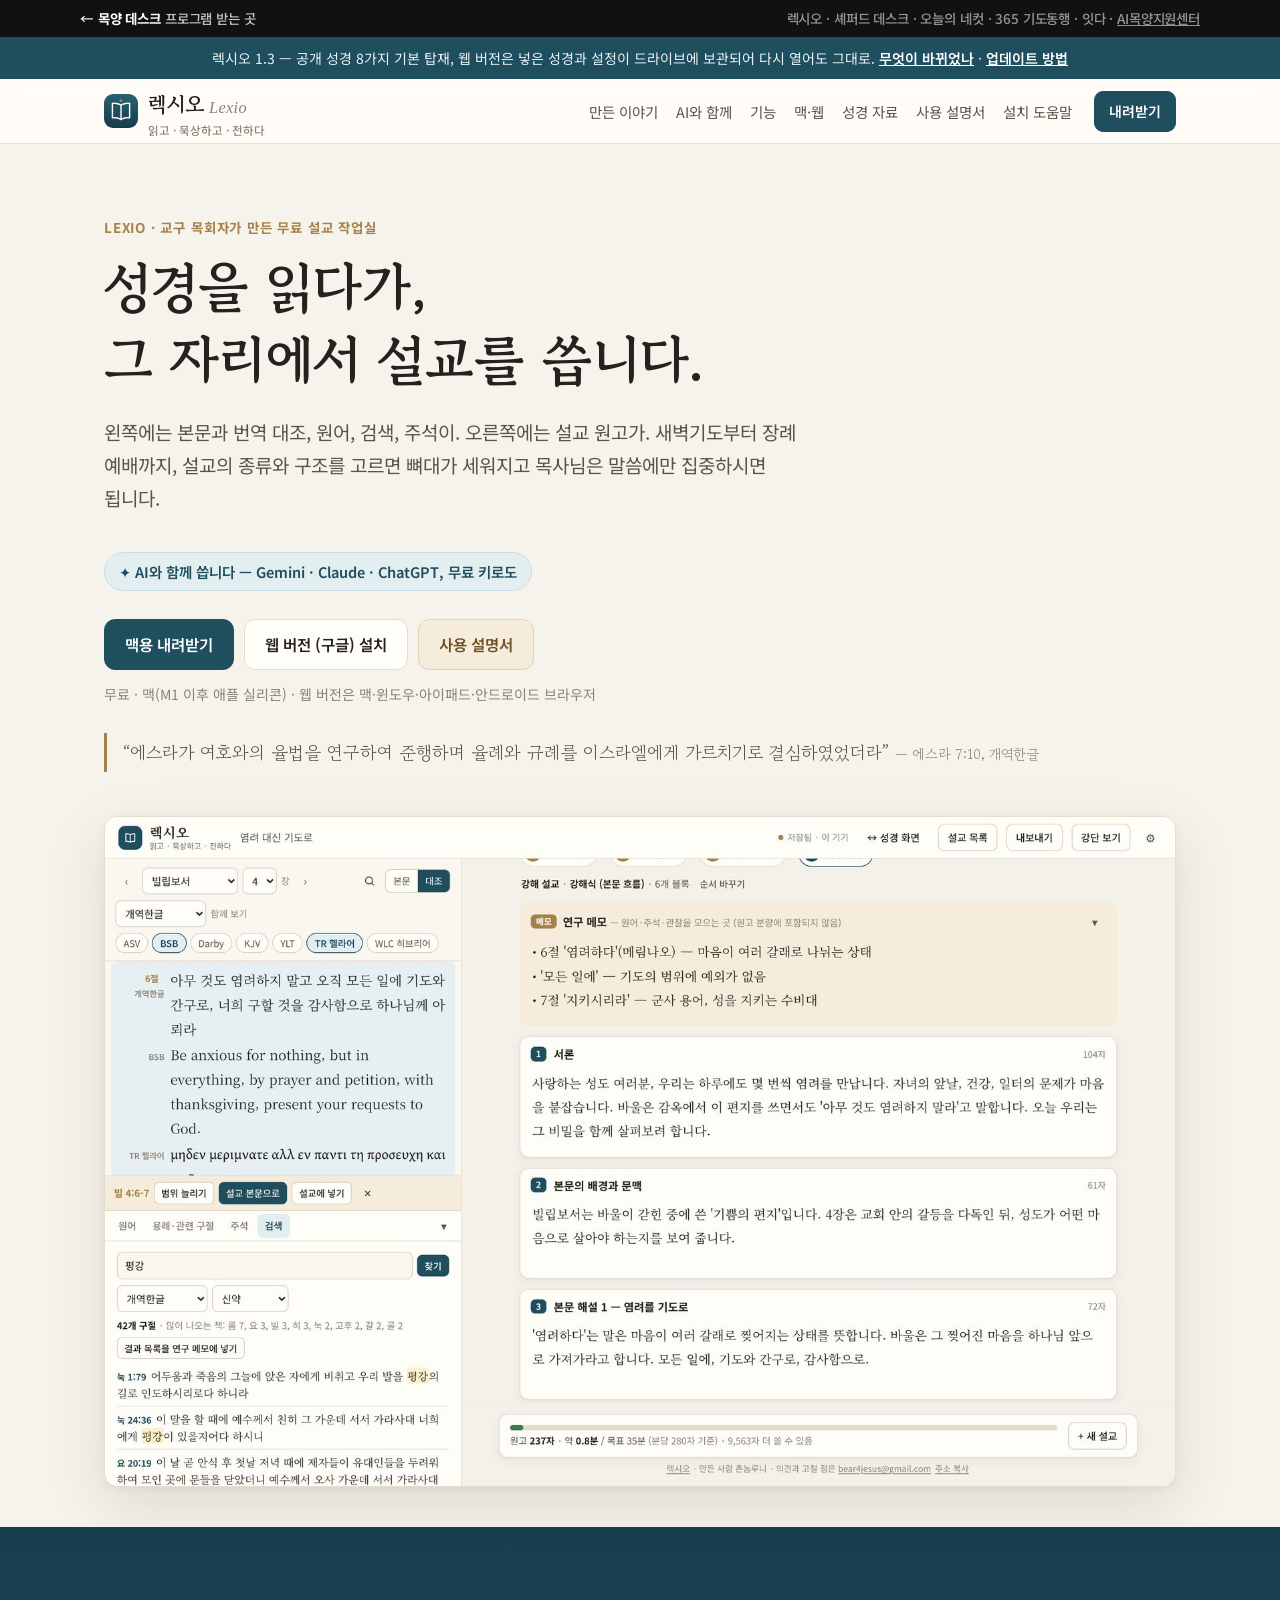
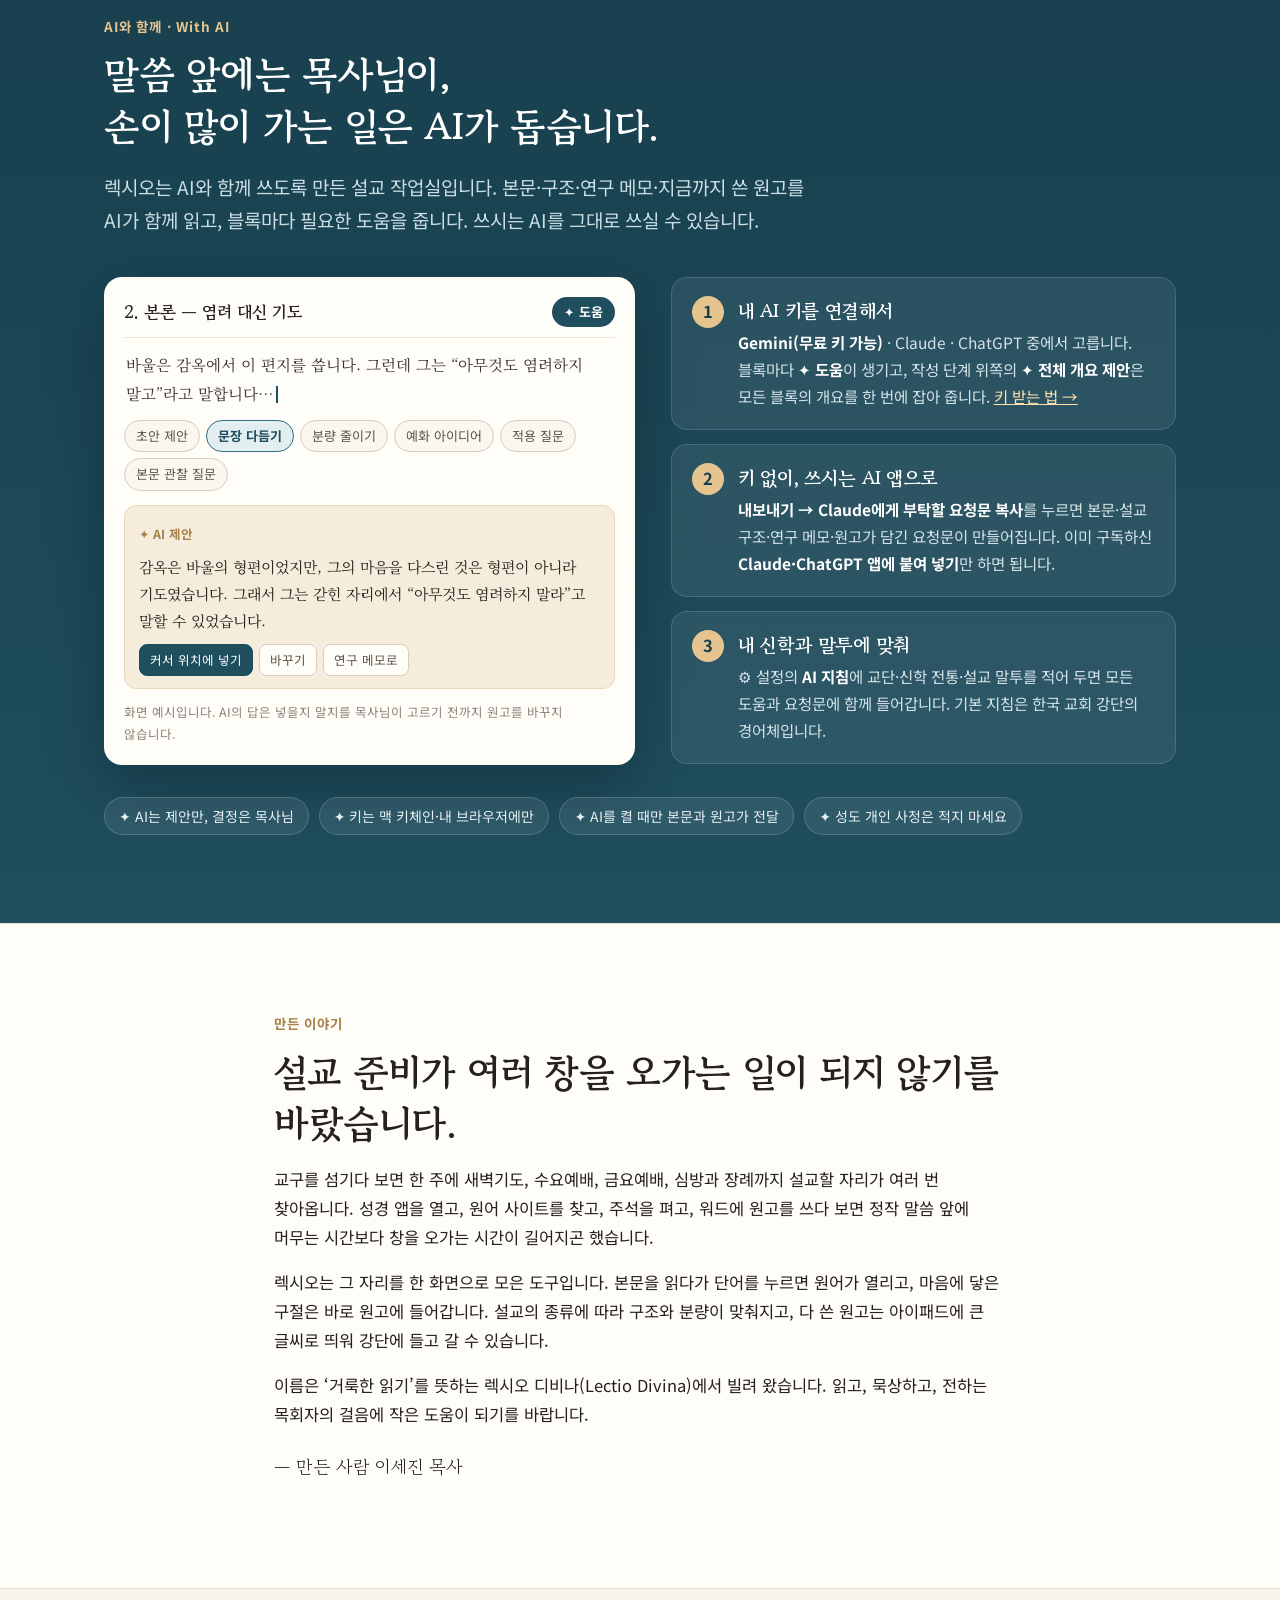
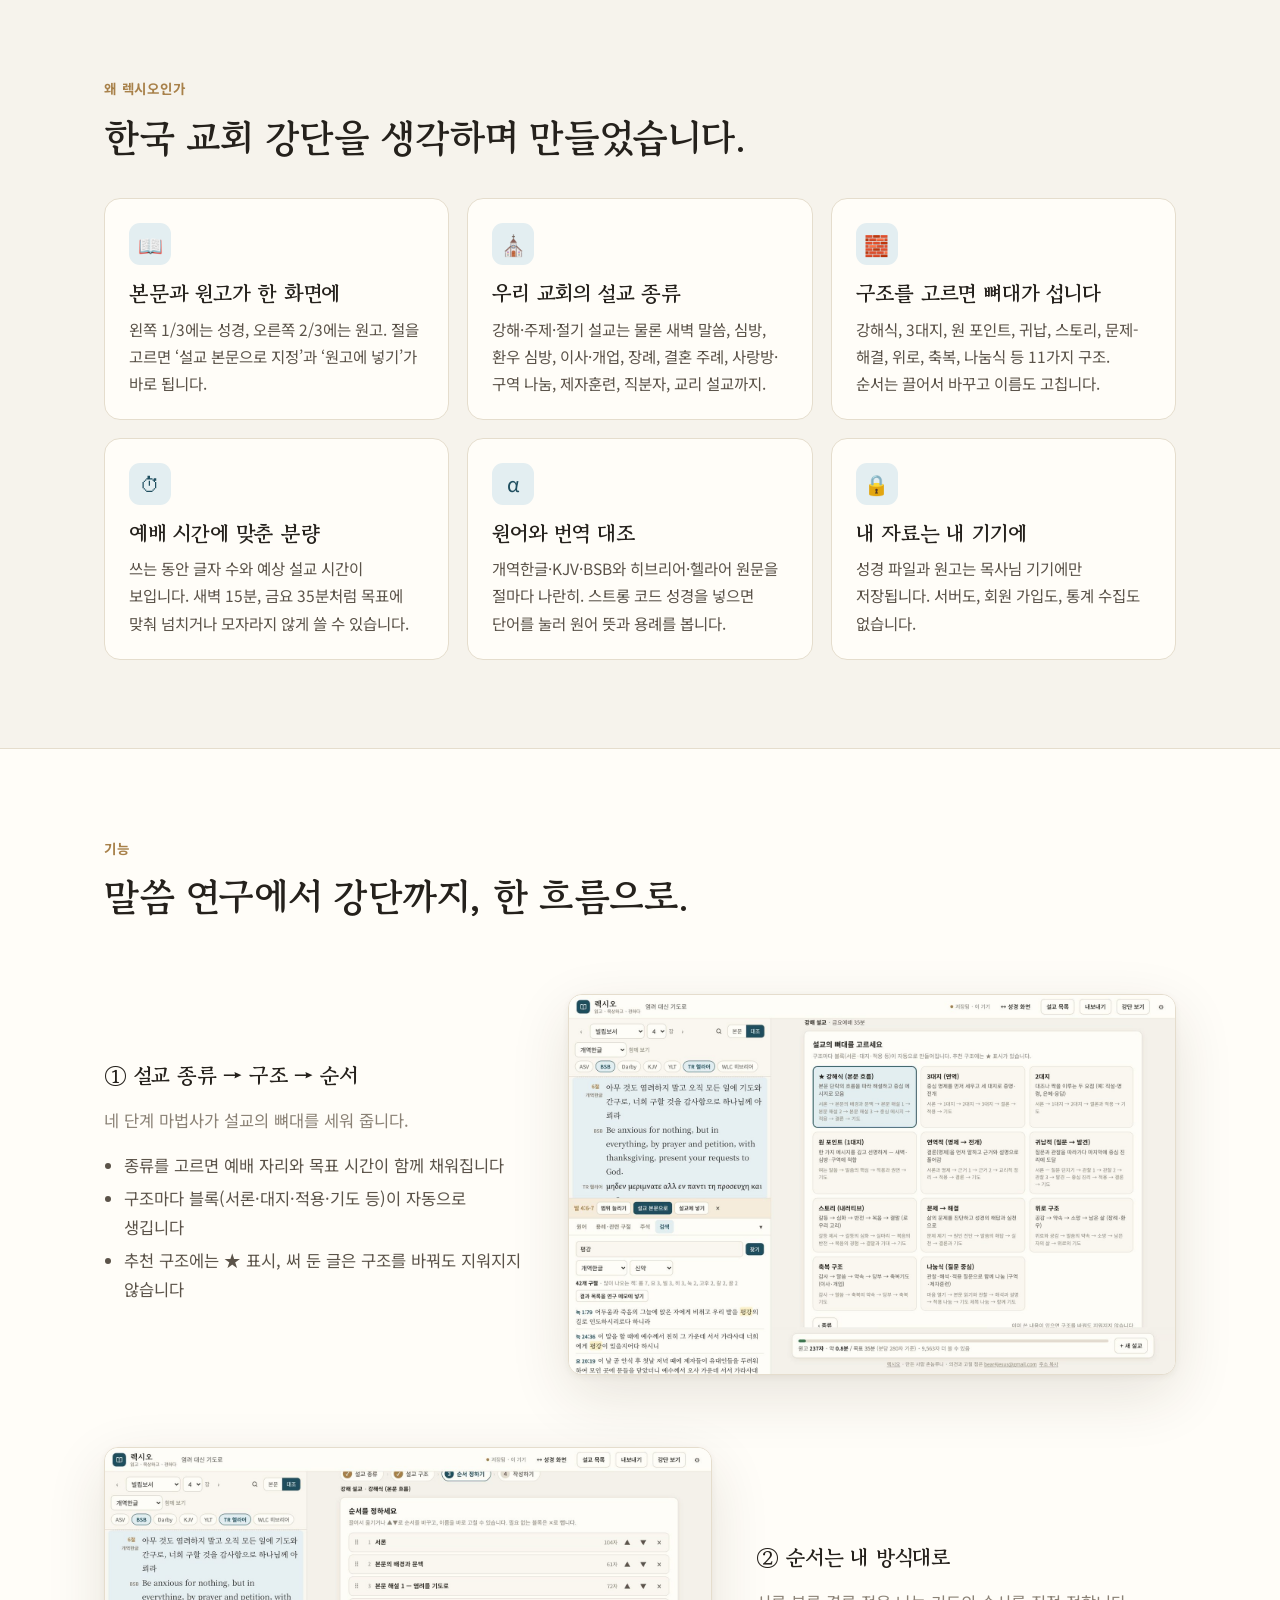
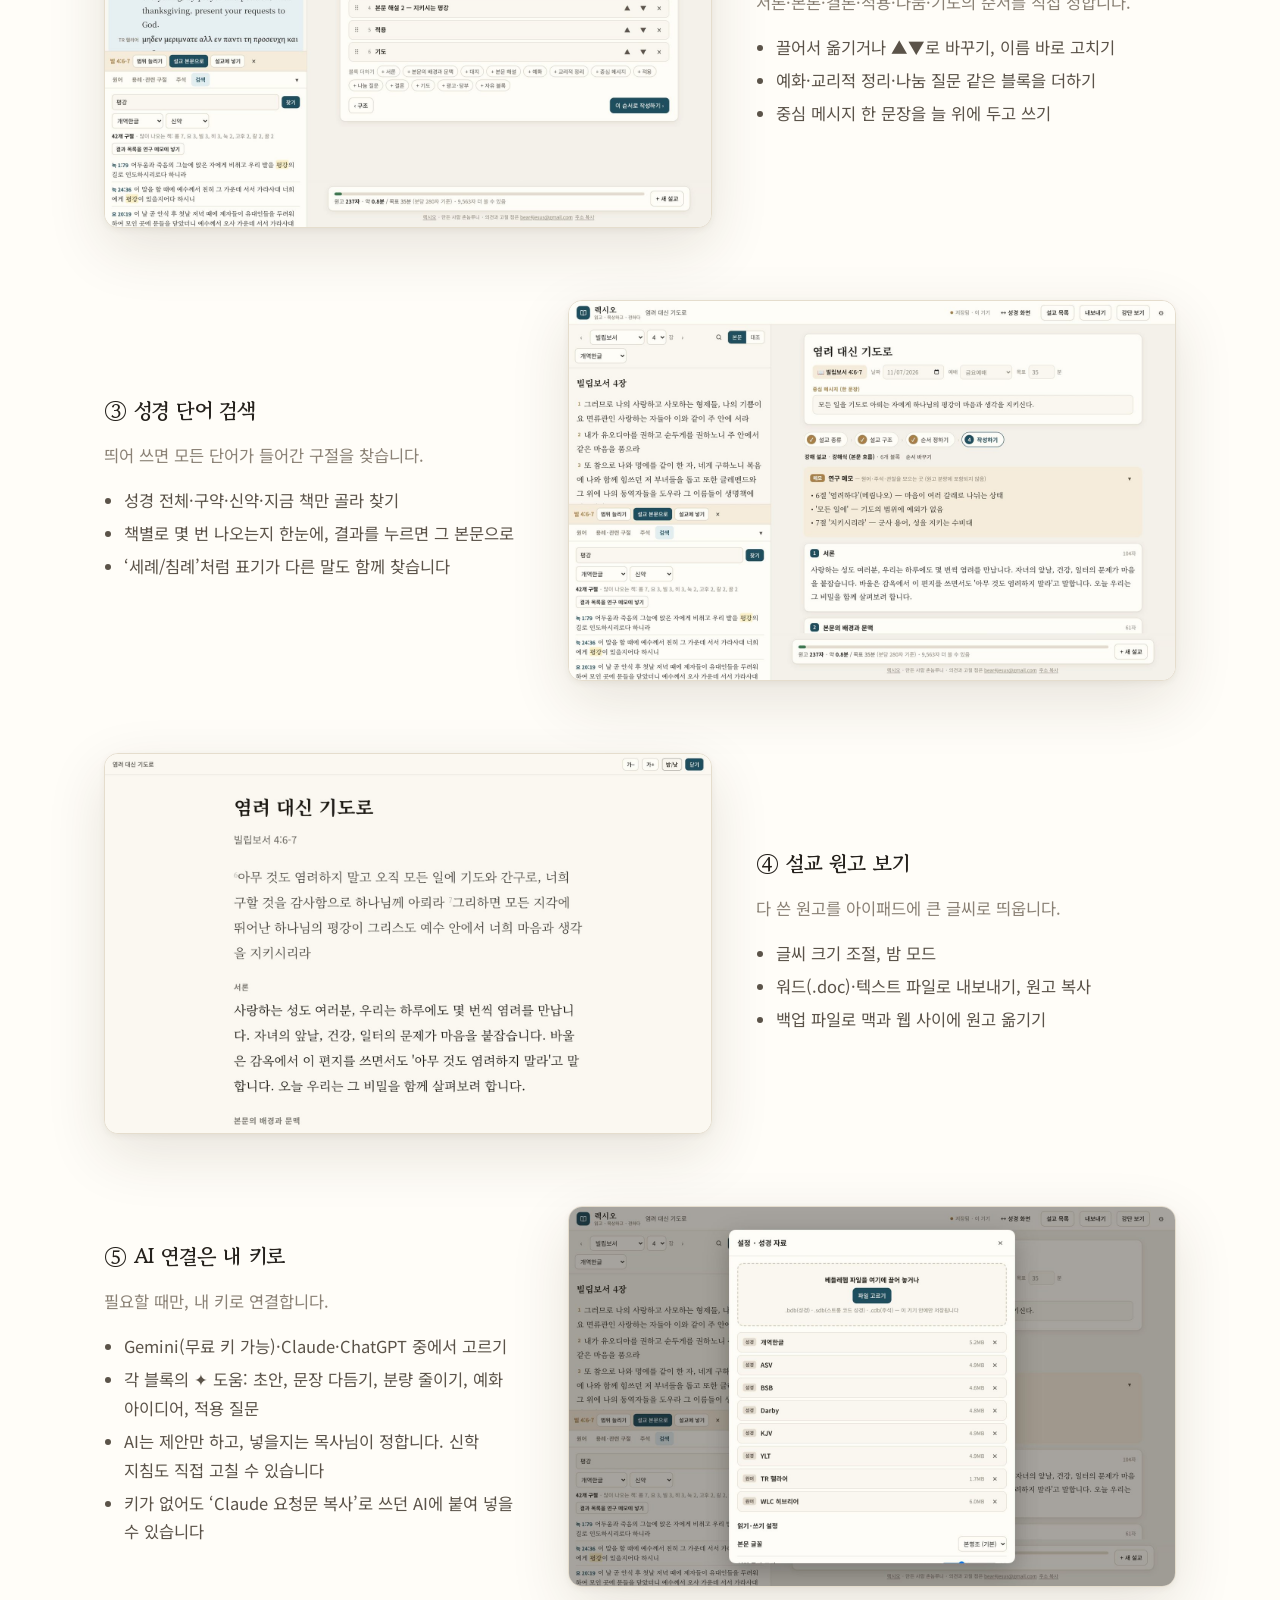
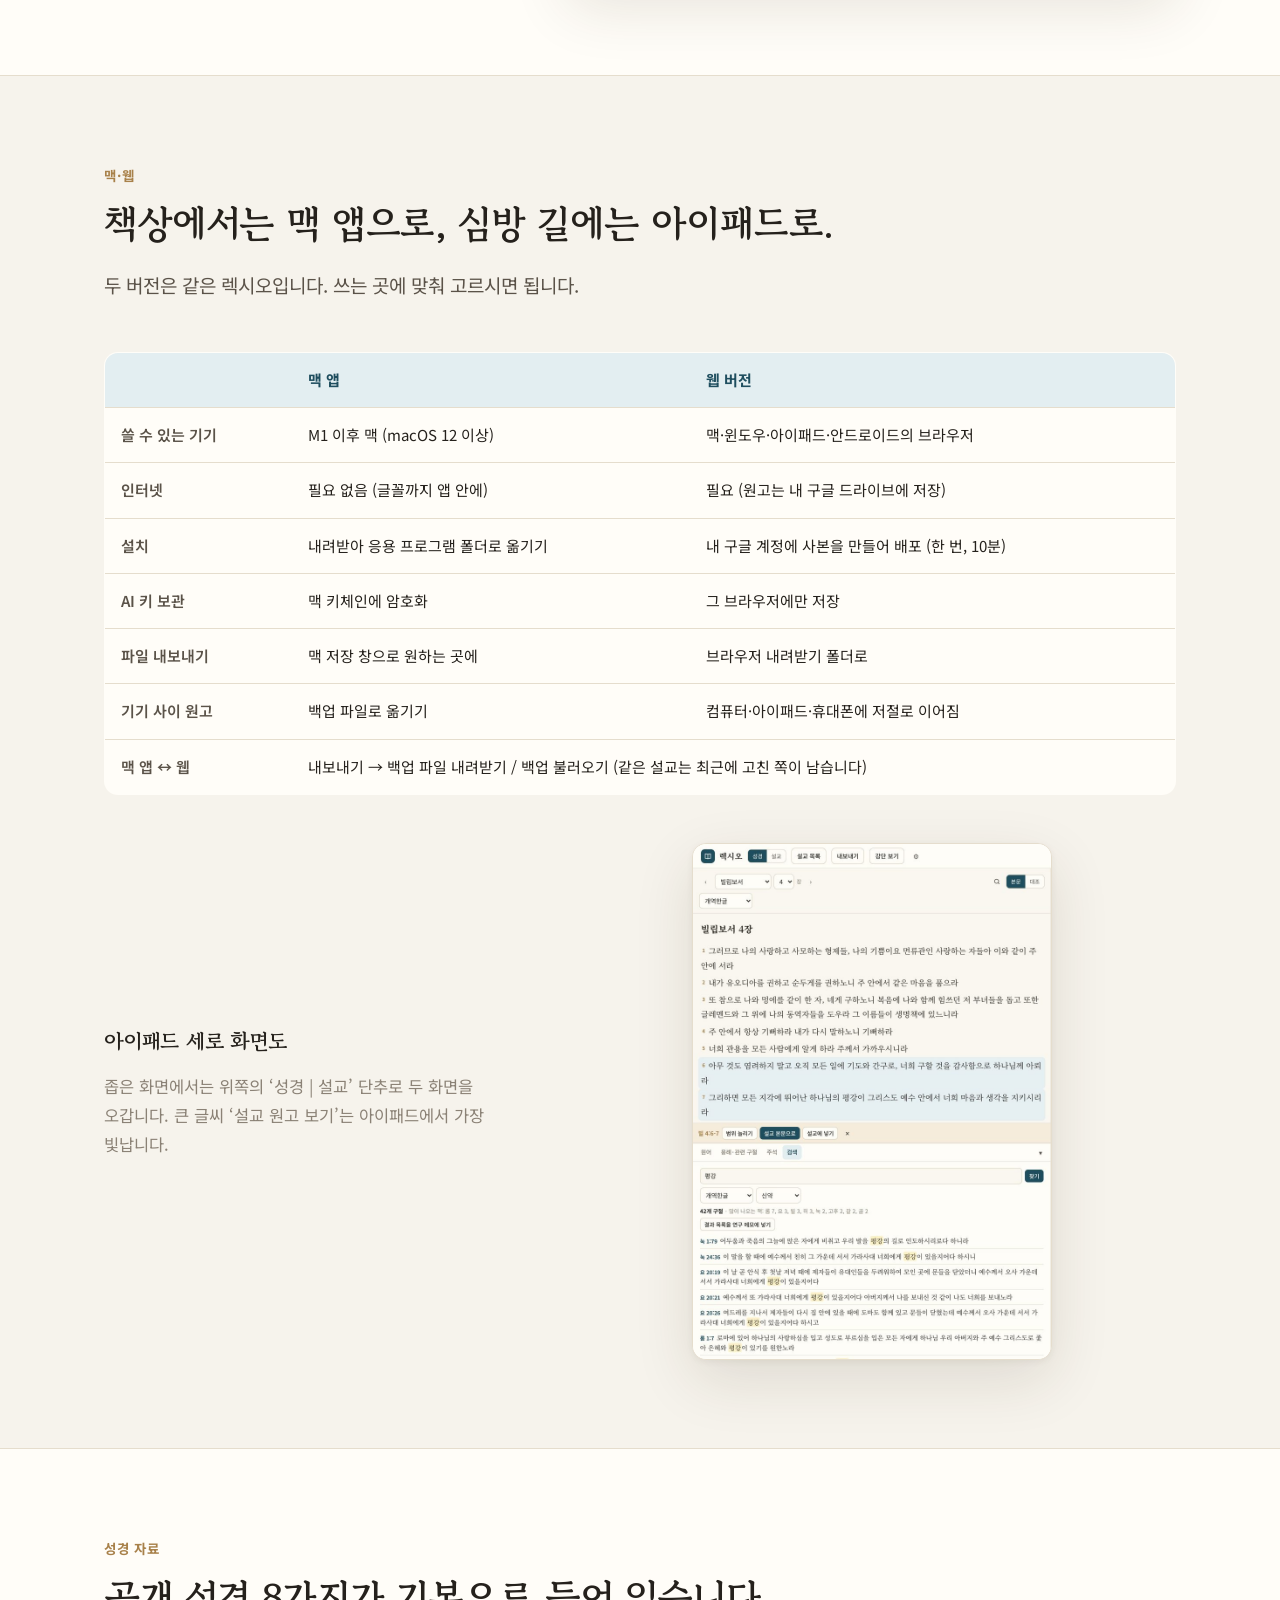
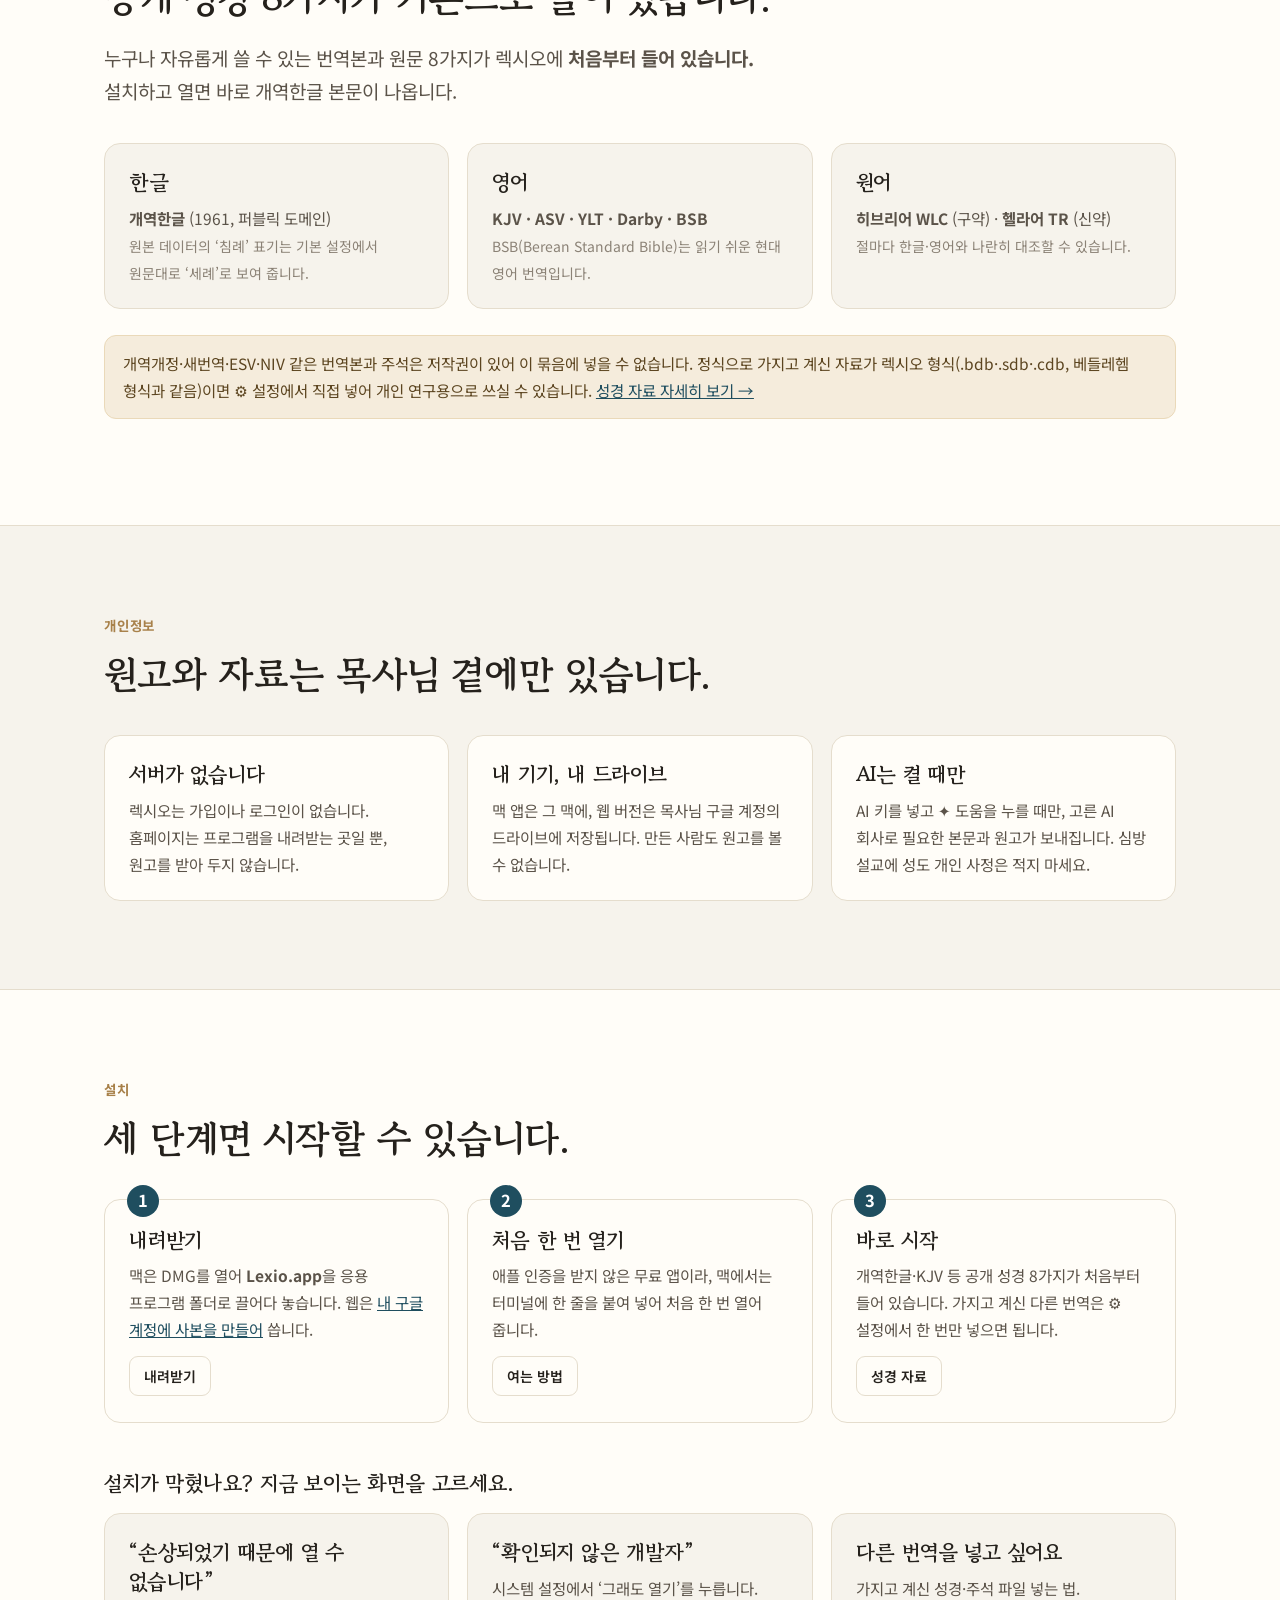
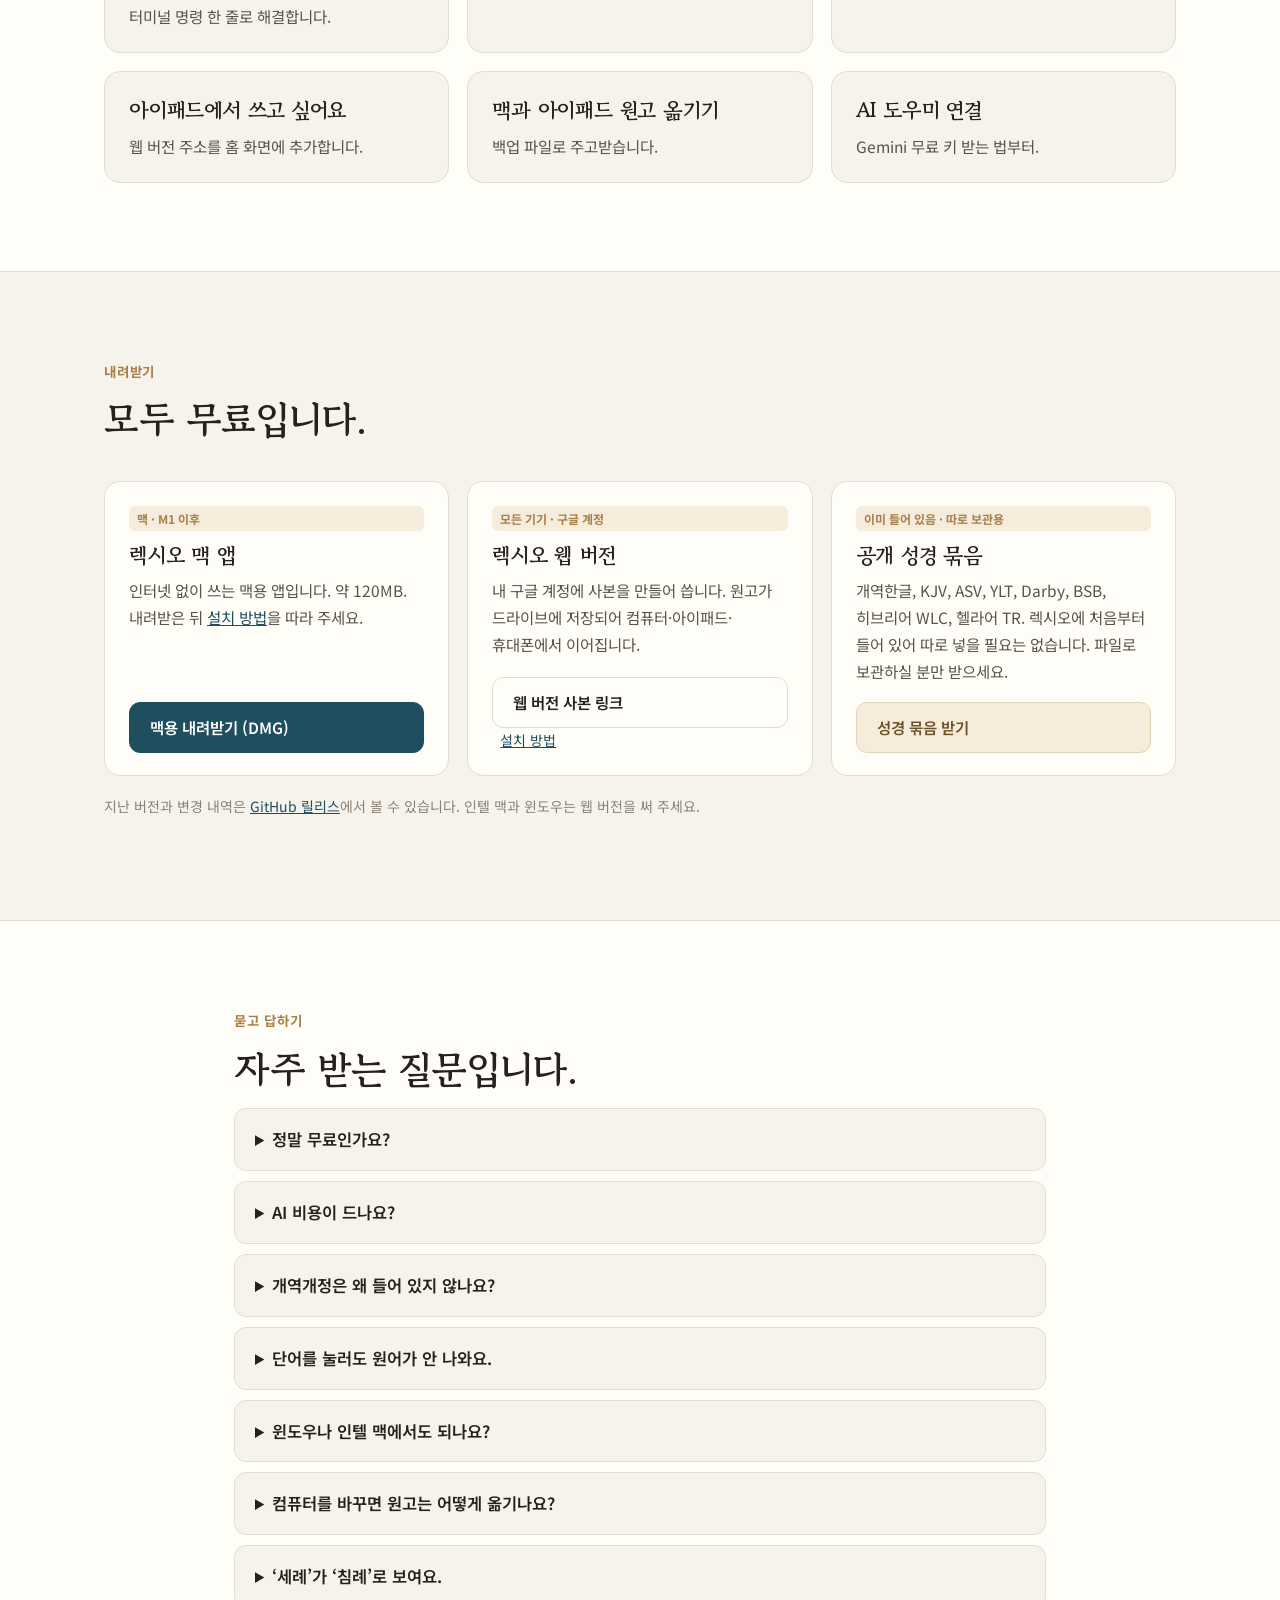
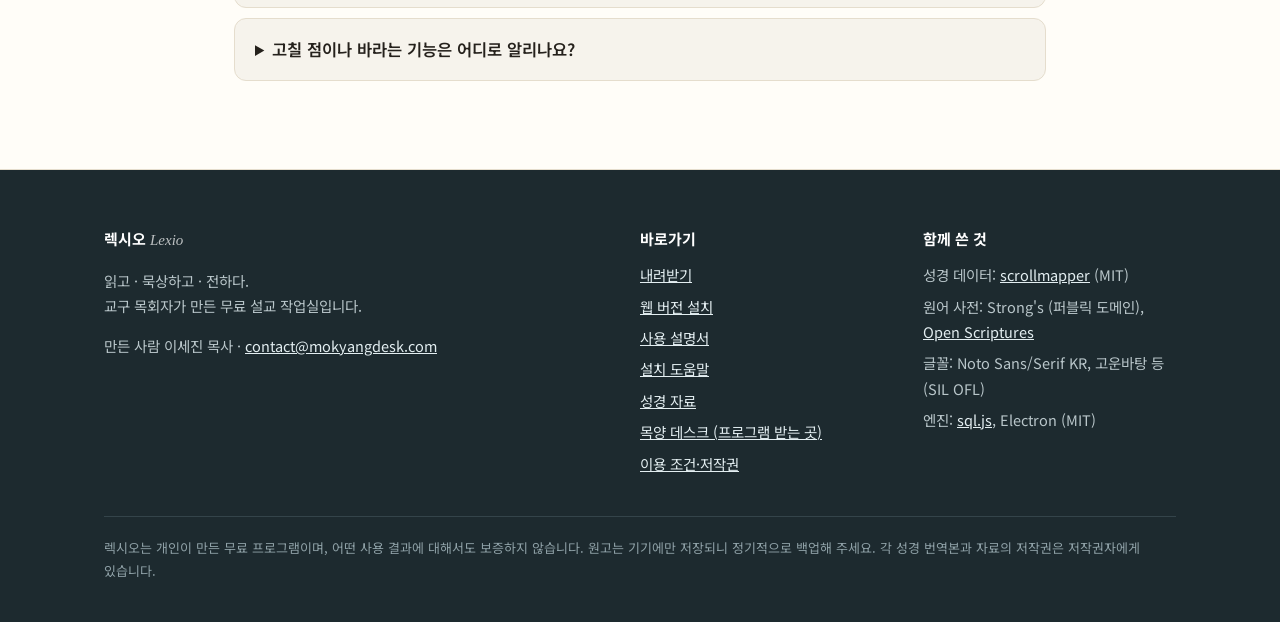
<file: index.html>
<!DOCTYPE html>
<html lang="ko">
<head>
<meta charset="utf-8">
<meta name="viewport" content="width=device-width, initial-scale=1">
<title>렉시오 Lexio — 성경을 읽다가, 그 자리에서 설교를 씁니다</title>
<meta name="description" content="렉시오(Lexio) — 한국 목회자를 위한 무료 AI 설교 작업실. AI 도우미(Gemini·Claude·ChatGPT)와 함께, 성경 본문·번역 대조·원어·검색 옆에서 설교 종류와 구조를 골라 원고를 씁니다. 맥 앱과 웹 버전.">
<meta name="theme-color" content="#1f4e5f">
<meta property="og:title" content="렉시오 Lexio — AI와 함께 쓰는 설교 작업실">
<meta property="og:description" content="성경을 읽다가, 그 자리에서 설교를 씁니다. 교구 목회자가 만든 무료 설교 준비 도구.">
<meta property="og:image" content="assets/main.jpg">
<link rel="icon" href="assets/favicon.png">
<link rel="apple-touch-icon" href="assets/icon-180.png">
<link rel="preconnect" href="https://fonts.googleapis.com"><link rel="preconnect" href="https://fonts.gstatic.com" crossorigin>
<link href="https://fonts.googleapis.com/css2?family=Noto+Sans+KR:wght@400;500;600;700&family=Gowun+Batang:wght@400;700&family=Noto+Serif+KR:wght@500;700&display=swap" rel="stylesheet">
<link rel="stylesheet" href="style.css">
</head>
<body>
<a class="skip" href="#main">본문으로 건너뛰기</a>
<div class="mokyang-bar" style="background:#111113;color:#fff;font:500 13.5px/1.4 'Pretendard','Noto Sans KR','Apple SD Gothic Neo',sans-serif;letter-spacing:-.01em"><div style="max-width:1160px;margin:0 auto;padding:9px 20px;display:flex;justify-content:space-between;align-items:center;gap:12px;flex-wrap:wrap"><a href="https://mokyangdesk.com/desk/" style="color:#fff;text-decoration:none">← <b>목양 데스크</b> <span style="opacity:.75">프로그램 받는 곳</span></a><span style="opacity:.55">렉시오 · 셰퍼드 데스크 · 오늘의 네컷 · 365 기도동행 · 잇다 · <a href="https://mokyangdesk.com/" style="color:inherit">AI목양지원센터</a></span></div></div>
<div class="notice">렉시오 1.3 — 공개 성경 8가지 기본 탑재, 웹 버전은 넣은 성경과 설정이 드라이브에 보관되어 다시 열어도 그대로. <a href="https://github.com/shepherdsdesk/lexio/releases/latest">무엇이 바뀌었나</a> · <a href="install.html#update">업데이트 방법</a></div>
<header class="top"><div class="wrap">
  <a class="logo" href="#top"><img src="assets/icon.png" alt=""><span>렉시오<span class="en">Lexio</span><small>읽고 · 묵상하고 · 전하다</small></span></a>
  <nav class="menu">
    <a href="#story">만든 이야기</a><a href="#ai">AI와 함께</a><a href="#features">기능</a><a href="#where">맥·웹</a><a href="#bible">성경 자료</a><a href="guide.html">사용 설명서</a><a href="install.html">설치 도움말</a>
  </nav>
  <a class="btn sm primary" href="#download">내려받기</a>
</div></header>

<main id="main">
<section class="hero" id="top"><div class="wrap">
  <div class="eyebrow">LEXIO · 교구 목회자가 만든 무료 설교 작업실</div>
  <h1>성경을 읽다가,<br>그 자리에서 설교를 씁니다.</h1>
  <p class="lead">왼쪽에는 본문과 번역 대조, 원어, 검색, 주석이. 오른쪽에는 설교 원고가. 새벽기도부터 장례 예배까지, 설교의 종류와 구조를 고르면 뼈대가 세워지고 목사님은 말씀에만 집중하시면 됩니다.</p>
  <a class="ai-pill" href="#ai">✦ AI와 함께 씁니다 — Gemini · Claude · ChatGPT, 무료 키로도</a>
  <div class="ctas">
    <a class="btn primary" href="#download">맥용 내려받기</a>
    <a class="btn" href="install.html#web">웹 버전 (구글) 설치</a>
    <a class="btn gold" href="guide.html">사용 설명서</a>
  </div>
  <div class="meta">무료 · 맥(M1 이후 애플 실리콘) · 웹 버전은 맥·윈도우·아이패드·안드로이드 브라우저</div>
  <p class="verse">“에스라가 여호와의 율법을 연구하여 준행하며 율례와 규례를 이스라엘에게 가르치기로 결심하였었더라” <span class="muted small">— 에스라 7:10, 개역한글</span></p>
  <div class="shot"><img src="assets/main.jpg" alt="렉시오 화면: 왼쪽에 빌립보서 4장 개역한글·BSB·헬라어 대조와 검색 결과, 오른쪽에 설교 원고 블록" loading="eager"></div>
</div></section>


<section class="aiband" id="ai"><div class="wrap">
  <div class="eyebrow">AI와 함께 · With AI</div>
  <h2>말씀 앞에는 목사님이,<br>손이 많이 가는 일은 AI가 돕습니다.</h2>
  <p class="lead">렉시오는 AI와 함께 쓰도록 만든 설교 작업실입니다. 본문·구조·연구 메모·지금까지 쓴 원고를 AI가 함께 읽고, 블록마다 필요한 도움을 줍니다. 쓰시는 AI를 그대로 쓰실 수 있습니다.</p>

  <div class="ai-grid">
    <div class="ai-mock" role="img" aria-label="화면 예시: 원고 블록의 ✦ 도움 메뉴와 AI 제안 상자">
      <div class="am-head"><b>2. 본론 — 염려 대신 기도</b><span class="am-help">✦ 도움</span></div>
      <div class="am-text">바울은 감옥에서 이 편지를 씁니다. 그런데 그는 “아무것도 염려하지 말고”라고 말합니다…<span class="am-caret"></span></div>
      <div class="am-chips"><span>초안 제안</span><span class="on">문장 다듬기</span><span>분량 줄이기</span><span>예화 아이디어</span><span>적용 질문</span><span>본문 관찰 질문</span></div>
      <div class="am-answer"><small>✦ AI 제안</small>
        <p>감옥은 바울의 형편이었지만, 그의 마음을 다스린 것은 형편이 아니라 기도였습니다. 그래서 그는 갇힌 자리에서 “아무것도 염려하지 말라”고 말할 수 있었습니다.</p>
        <div class="am-btns"><span class="pri">커서 위치에 넣기</span><span>바꾸기</span><span>연구 메모로</span></div></div>
      <p class="am-note">화면 예시입니다. AI의 답은 넣을지 말지를 목사님이 고르기 전까지 원고를 바꾸지 않습니다.</p>
    </div>
    <div class="ai-ways">
      <div class="ai-way"><span class="num">1</span><div><h3>내 AI 키를 연결해서</h3><p><b>Gemini(무료 키 가능)</b> · Claude · ChatGPT 중에서 고릅니다. 블록마다 <b>✦ 도움</b>이 생기고, 작성 단계 위쪽의 <b>✦ 전체 개요 제안</b>은 모든 블록의 개요를 한 번에 잡아 줍니다. <a href="install.html#ai">키 받는 법 →</a></p></div></div>
      <div class="ai-way"><span class="num">2</span><div><h3>키 없이, 쓰시는 AI 앱으로</h3><p><b>내보내기 → Claude에게 부탁할 요청문 복사</b>를 누르면 본문·설교 구조·연구 메모·원고가 담긴 요청문이 만들어집니다. 이미 구독하신 <b>Claude·ChatGPT 앱에 붙여 넣기</b>만 하면 됩니다.</p></div></div>
      <div class="ai-way"><span class="num">3</span><div><h3>내 신학과 말투에 맞춰</h3><p>⚙ 설정의 <b>AI 지침</b>에 교단·신학 전통·설교 말투를 적어 두면 모든 도움과 요청문에 함께 들어갑니다. 기본 지침은 한국 교회 강단의 경어체입니다.</p></div></div>
    </div>
  </div>
  <div class="ai-rules">
    <span>✦ AI는 제안만, 결정은 목사님</span><span>✦ 키는 맥 키체인·내 브라우저에만</span><span>✦ AI를 켤 때만 본문과 원고가 전달</span><span>✦ 성도 개인 사정은 적지 마세요</span>
  </div>
</div></section>

<section class="alt" id="story"><div class="wrap" style="max-width:780px">
  <div class="eyebrow">만든 이야기</div>
  <h2>설교 준비가 여러 창을 오가는 일이 되지 않기를 바랐습니다.</h2>
  <p>교구를 섬기다 보면 한 주에 새벽기도, 수요예배, 금요예배, 심방과 장례까지 설교할 자리가 여러 번 찾아옵니다. 성경 앱을 열고, 원어 사이트를 찾고, 주석을 펴고, 워드에 원고를 쓰다 보면 정작 말씀 앞에 머무는 시간보다 창을 오가는 시간이 길어지곤 했습니다.</p>
  <p>렉시오는 그 자리를 한 화면으로 모은 도구입니다. 본문을 읽다가 단어를 누르면 원어가 열리고, 마음에 닿은 구절은 바로 원고에 들어갑니다. 설교의 종류에 따라 구조와 분량이 맞춰지고, 다 쓴 원고는 아이패드에 큰 글씨로 띄워 강단에 들고 갈 수 있습니다.</p>
  <p>이름은 ‘거룩한 읽기’를 뜻하는 렉시오 디비나(Lectio Divina)에서 빌려 왔습니다. 읽고, 묵상하고, 전하는 목회자의 걸음에 작은 도움이 되기를 바랍니다.</p>
  <p style="margin-top:22px;font-family:var(--serif);font-size:18px">— 만든 사람 이세진 목사</p>
</div></section>

<section id="why"><div class="wrap">
  <div class="eyebrow">왜 렉시오인가</div>
  <h2>한국 교회 강단을 생각하며 만들었습니다.</h2>
  <div class="grid">
    <div class="card"><div class="ic">📖</div><h3>본문과 원고가 한 화면에</h3><p>왼쪽 1/3에는 성경, 오른쪽 2/3에는 원고. 절을 고르면 ‘설교 본문으로 지정’과 ‘원고에 넣기’가 바로 됩니다.</p></div>
    <div class="card"><div class="ic">⛪</div><h3>우리 교회의 설교 종류</h3><p>강해·주제·절기 설교는 물론 새벽 말씀, 심방, 환우 심방, 이사·개업, 장례, 결혼 주례, 사랑방·구역 나눔, 제자훈련, 직분자, 교리 설교까지.</p></div>
    <div class="card"><div class="ic">🧱</div><h3>구조를 고르면 뼈대가 섭니다</h3><p>강해식, 3대지, 원 포인트, 귀납, 스토리, 문제-해결, 위로, 축복, 나눔식 등 11가지 구조. 순서는 끌어서 바꾸고 이름도 고칩니다.</p></div>
    <div class="card"><div class="ic">⏱</div><h3>예배 시간에 맞춘 분량</h3><p>쓰는 동안 글자 수와 예상 설교 시간이 보입니다. 새벽 15분, 금요 35분처럼 목표에 맞춰 넘치거나 모자라지 않게 쓸 수 있습니다.</p></div>
    <div class="card"><div class="ic">α</div><h3>원어와 번역 대조</h3><p>개역한글·KJV·BSB와 히브리어·헬라어 원문을 절마다 나란히. 스트롱 코드 성경을 넣으면 단어를 눌러 원어 뜻과 용례를 봅니다.</p></div>
    <div class="card"><div class="ic">🔒</div><h3>내 자료는 내 기기에</h3><p>성경 파일과 원고는 목사님 기기에만 저장됩니다. 서버도, 회원 가입도, 통계 수집도 없습니다.</p></div>
  </div>
</div></section>

<section class="alt" id="features"><div class="wrap">
  <div class="eyebrow">기능</div>
  <h2>말씀 연구에서 강단까지, 한 흐름으로.</h2>

  <div class="feature">
    <div class="txt"><h3>① 설교 종류 → 구조 → 순서</h3>
      <p class="muted">네 단계 마법사가 설교의 뼈대를 세워 줍니다.</p>
      <ul><li>종류를 고르면 예배 자리와 목표 시간이 함께 채워집니다</li><li>구조마다 블록(서론·대지·적용·기도 등)이 자동으로 생깁니다</li><li>추천 구조에는 ★ 표시, 써 둔 글은 구조를 바꿔도 지워지지 않습니다</li></ul></div>
    <div class="shot"><img src="assets/wizard.jpg" alt="설교 구조 고르기 화면" loading="lazy"></div>
  </div>

  <div class="feature rev">
    <div class="txt"><h3>② 순서는 내 방식대로</h3>
      <p class="muted">서론·본론·결론·적용·나눔·기도의 순서를 직접 정합니다.</p>
      <ul><li>끌어서 옮기거나 ▲▼로 바꾸기, 이름 바로 고치기</li><li>예화·교리적 정리·나눔 질문 같은 블록을 더하기</li><li>중심 메시지 한 문장을 늘 위에 두고 쓰기</li></ul></div>
    <div class="shot"><img src="assets/order.jpg" alt="설교 순서 정하기 화면" loading="lazy"></div>
  </div>

  <div class="feature">
    <div class="txt"><h3>③ 성경 단어 검색</h3>
      <p class="muted">띄어 쓰면 모든 단어가 들어간 구절을 찾습니다.</p>
      <ul><li>성경 전체·구약·신약·지금 책만 골라 찾기</li><li>책별로 몇 번 나오는지 한눈에, 결과를 누르면 그 본문으로</li><li>‘세례/침례’처럼 표기가 다른 말도 함께 찾습니다</li></ul></div>
    <div class="shot"><img src="assets/search.jpg" alt="성경 단어 검색 결과" loading="lazy"></div>
  </div>

  <div class="feature rev">
    <div class="txt"><h3>④ 설교 원고 보기</h3>
      <p class="muted">다 쓴 원고를 아이패드에 큰 글씨로 띄웁니다.</p>
      <ul><li>글씨 크기 조절, 밤 모드</li><li>워드(.doc)·텍스트 파일로 내보내기, 원고 복사</li><li>백업 파일로 맥과 웹 사이에 원고 옮기기</li></ul></div>
    <div class="shot"><img src="assets/pulpit.jpg" alt="설교 원고 보기 화면" loading="lazy"></div>
  </div>

  <div class="feature">
    <div class="txt"><h3>⑤ AI 연결은 내 키로</h3>
      <p class="muted">필요할 때만, 내 키로 연결합니다.</p>
      <ul><li>Gemini(무료 키 가능)·Claude·ChatGPT 중에서 고르기</li><li>각 블록의 ✦ 도움: 초안, 문장 다듬기, 분량 줄이기, 예화 아이디어, 적용 질문</li><li>AI는 제안만 하고, 넣을지는 목사님이 정합니다. 신학 지침도 직접 고칠 수 있습니다</li><li>키가 없어도 ‘Claude 요청문 복사’로 쓰던 AI에 붙여 넣을 수 있습니다</li></ul></div>
    <div class="shot"><img src="assets/settings.jpg" alt="설정 화면: 세례/침례 표기, AI 연결" loading="lazy"></div>
  </div>
</div></section>

<section id="where"><div class="wrap">
  <div class="eyebrow">맥·웹</div>
  <h2>책상에서는 맥 앱으로, 심방 길에는 아이패드로.</h2>
  <p class="lead">두 버전은 같은 렉시오입니다. 쓰는 곳에 맞춰 고르시면 됩니다.</p>
  <div class="tablewrap"><table class="cmp">
    <thead><tr><th></th><th>맥 앱</th><th>웹 버전</th></tr></thead>
    <tbody>
      <tr><td>쓸 수 있는 기기</td><td>M1 이후 맥 (macOS 12 이상)</td><td>맥·윈도우·아이패드·안드로이드의 브라우저</td></tr>
      <tr><td>인터넷</td><td>필요 없음 (글꼴까지 앱 안에)</td><td>필요 (원고는 내 구글 드라이브에 저장)</td></tr>
      <tr><td>설치</td><td>내려받아 응용 프로그램 폴더로 옮기기</td><td>내 구글 계정에 사본을 만들어 배포 (한 번, 10분)</td></tr>
      <tr><td>AI 키 보관</td><td>맥 키체인에 암호화</td><td>그 브라우저에만 저장</td></tr>
      <tr><td>파일 내보내기</td><td>맥 저장 창으로 원하는 곳에</td><td>브라우저 내려받기 폴더로</td></tr>
      <tr><td>기기 사이 원고</td><td>백업 파일로 옮기기</td><td>컴퓨터·아이패드·휴대폰에 저절로 이어짐</td></tr>
      <tr><td>맥 앱 ↔ 웹</td><td colspan="2">내보내기 → 백업 파일 내려받기 / 백업 불러오기 (같은 설교는 최근에 고친 쪽이 남습니다)</td></tr>
    </tbody>
  </table></div>
  <div class="feature" style="margin-top:48px">
    <div class="txt"><h3>아이패드 세로 화면도</h3><p class="muted">좁은 화면에서는 위쪽의 ‘성경 | 설교’ 단추로 두 화면을 오갑니다. 큰 글씨 ‘설교 원고 보기’는 아이패드에서 가장 빛납니다.</p></div>
    <div class="shot" style="max-width:360px;justify-self:center"><img src="assets/ipad.jpg" alt="아이패드 세로 화면" loading="lazy"></div>
  </div>
</div></section>

<section class="alt" id="bible"><div class="wrap">
  <div class="eyebrow">성경 자료</div>
  <h2>공개 성경 8가지가 기본으로 들어 있습니다.</h2>
  <p class="lead">누구나 자유롭게 쓸 수 있는 번역본과 원문 8가지가 렉시오에 <b>처음부터 들어 있습니다.</b> 설치하고 열면 바로 개역한글 본문이 나옵니다.</p>
  <div class="grid">
    <div class="card"><h3>한글</h3><p><b>개역한글</b> (1961, 퍼블릭 도메인)<br><span class="small muted">원본 데이터의 ‘침례’ 표기는 기본 설정에서 원문대로 ‘세례’로 보여 줍니다.</span></p></div>
    <div class="card"><h3>영어</h3><p><b>KJV · ASV · YLT · Darby · BSB</b><br><span class="small muted">BSB(Berean Standard Bible)는 읽기 쉬운 현대 영어 번역입니다.</span></p></div>
    <div class="card"><h3>원어</h3><p><b>히브리어 WLC</b> (구약) · <b>헬라어 TR</b> (신약)<br><span class="small muted">절마다 한글·영어와 나란히 대조할 수 있습니다.</span></p></div>
  </div>
  <div class="box" style="margin-top:26px">개역개정·새번역·ESV·NIV 같은 번역본과 주석은 저작권이 있어 이 묶음에 넣을 수 없습니다. 정식으로 가지고 계신 자료가 렉시오 형식(.bdb·.sdb·.cdb, 베들레헴 형식과 같음)이면 ⚙︎ 설정에서 직접 넣어 개인 연구용으로 쓰실 수 있습니다. <a href="bible.html">성경 자료 자세히 보기 →</a></div>
</div></section>

<section id="privacy"><div class="wrap">
  <div class="eyebrow">개인정보</div>
  <h2>원고와 자료는 목사님 곁에만 있습니다.</h2>
  <div class="grid">
    <div class="card"><h3>서버가 없습니다</h3><p>렉시오는 가입이나 로그인이 없습니다. 홈페이지는 프로그램을 내려받는 곳일 뿐, 원고를 받아 두지 않습니다.</p></div>
    <div class="card"><h3>내 기기, 내 드라이브</h3><p>맥 앱은 그 맥에, 웹 버전은 목사님 구글 계정의 드라이브에 저장됩니다. 만든 사람도 원고를 볼 수 없습니다.</p></div>
    <div class="card"><h3>AI는 켤 때만</h3><p>AI 키를 넣고 ✦ 도움을 누를 때만, 고른 AI 회사로 필요한 본문과 원고가 보내집니다. 심방 설교에 성도 개인 사정은 적지 마세요.</p></div>
  </div>
</div></section>

<section class="alt" id="install"><div class="wrap">
  <div class="eyebrow">설치</div>
  <h2>세 단계면 시작할 수 있습니다.</h2>
  <div class="steps">
    <div class="step"><h3>내려받기</h3><p>맥은 DMG를 열어 <b>Lexio.app</b>을 응용 프로그램 폴더로 끌어다 놓습니다. 웹은 <a href="install.html#web">내 구글 계정에 사본을 만들어</a> 씁니다.</p><a class="btn sm" href="#download">내려받기</a></div>
    <div class="step"><h3>처음 한 번 열기</h3><p>애플 인증을 받지 않은 무료 앱이라, 맥에서는 터미널에 한 줄을 붙여 넣어 처음 한 번 열어 줍니다.</p><a class="btn sm" href="install.html#mac-open">여는 방법</a></div>
    <div class="step"><h3>바로 시작</h3><p>개역한글·KJV 등 공개 성경 8가지가 처음부터 들어 있습니다. 가지고 계신 다른 번역은 ⚙ 설정에서 한 번만 넣으면 됩니다.</p><a class="btn sm" href="install.html#first">성경 자료</a></div>
  </div>
  <h3 style="margin-top:46px">설치가 막혔나요? 지금 보이는 화면을 고르세요.</h3>
  <div class="grid" style="margin-top:16px">
    <a class="card" href="install.html#mac-damaged" style="text-decoration:none;color:inherit"><h3>“손상되었기 때문에 열 수 없습니다”</h3><p>터미널 명령 한 줄로 해결합니다.</p></a>
    <a class="card" href="install.html#mac-open" style="text-decoration:none;color:inherit"><h3>“확인되지 않은 개발자”</h3><p>시스템 설정에서 ‘그래도 열기’를 누릅니다.</p></a>
    <a class="card" href="install.html#first" style="text-decoration:none;color:inherit"><h3>다른 번역을 넣고 싶어요</h3><p>가지고 계신 성경·주석 파일 넣는 법.</p></a>
    <a class="card" href="install.html#ipad" style="text-decoration:none;color:inherit"><h3>아이패드에서 쓰고 싶어요</h3><p>웹 버전 주소를 홈 화면에 추가합니다.</p></a>
    <a class="card" href="install.html#move" style="text-decoration:none;color:inherit"><h3>맥과 아이패드 원고 옮기기</h3><p>백업 파일로 주고받습니다.</p></a>
    <a class="card" href="install.html#ai" style="text-decoration:none;color:inherit"><h3>AI 도우미 연결</h3><p>Gemini 무료 키 받는 법부터.</p></a>
  </div>
</div></section>

<section id="download"><div class="wrap">
  <div class="eyebrow">내려받기</div>
  <h2>모두 무료입니다.</h2>
  <div class="dl">
    <div class="card"><span class="tag">맥 · M1 이후</span><h3>렉시오 맥 앱</h3><p>인터넷 없이 쓰는 맥용 앱입니다. 약 120MB. 내려받은 뒤 <a href="install.html#mac">설치 방법</a>을 따라 주세요.</p><a class="btn primary" href="https://github.com/shepherdsdesk/lexio/releases/latest/download/Lexio-AppleSilicon.dmg">맥용 내려받기 (DMG)</a></div>
    <div class="card"><span class="tag">모든 기기 · 구글 계정</span><h3>렉시오 웹 버전</h3><p>내 구글 계정에 사본을 만들어 씁니다. 원고가 드라이브에 저장되어 컴퓨터·아이패드·휴대폰에서 이어집니다.</p><a class="btn" href="#" data-link="webcopy">웹 버전 사본 링크</a> <a class="small" href="install.html#web" style="margin-left:8px">설치 방법</a></div>
    <div class="card"><span class="tag">이미 들어 있음 · 따로 보관용</span><h3>공개 성경 묶음</h3><p>개역한글, KJV, ASV, YLT, Darby, BSB, 히브리어 WLC, 헬라어 TR. 렉시오에 처음부터 들어 있어 따로 넣을 필요는 없습니다. 파일로 보관하실 분만 받으세요.</p><a class="btn gold" href="https://github.com/shepherdsdesk/lexio/releases/latest/download/Lexio-bible-pack.zip">성경 묶음 받기</a></div>
  </div>
  <p class="small muted" style="margin-top:18px">지난 버전과 변경 내역은 <a href="https://github.com/shepherdsdesk/lexio/releases">GitHub 릴리스</a>에서 볼 수 있습니다. 인텔 맥과 윈도우는 웹 버전을 써 주세요.</p>
</div></section>

<section class="alt" id="faq"><div class="wrap" style="max-width:860px">
  <div class="eyebrow">묻고 답하기</div>
  <h2>자주 받는 질문입니다.</h2>
  <details><summary>정말 무료인가요?</summary><p>네. 렉시오와 공개 성경 묶음은 모두 무료입니다. AI 도우미는 선택이며, 유료 AI(Claude·ChatGPT)의 키를 넣으면 그 회사에 쓴 만큼 요금이 나갑니다. Gemini는 무료 키로도 쓸 수 있습니다.</p></details>
  <details><summary>AI 비용이 드나요?</summary><p>렉시오는 무료이고, AI는 고르시는 대로입니다. 구글 <b>Gemini는 무료 키</b>로 쓸 수 있고, Claude·ChatGPT 키는 그 회사에 쓴 만큼 요금이 나갑니다. 키 없이 <b>요청문 복사</b>로 이미 쓰시는 AI 앱(Claude·ChatGPT 구독)에 붙여 넣으셔도 됩니다.</p></details>
  <details><summary>개역개정은 왜 들어 있지 않나요?</summary><p>개역개정·새번역은 대한성서공회가 저작권을 가지고 있어 허락 없이 함께 나눌 수 없습니다. 정식으로 가진 자료가 렉시오 형식이면 직접 넣어 개인 연구용으로 쓰실 수 있습니다. 자세한 내용은 <a href="bible.html">성경 자료</a>를 보세요.</p></details>
  <details><summary>단어를 눌러도 원어가 안 나와요.</summary><p>단어별 원어 연결은 스트롱 코드가 달린 성경 파일(.sdb)이 있어야 됩니다. 공개 묶음에는 아직 들어 있지 않아, 대신 ‘대조’ 보기로 히브리어·헬라어 원문을 절마다 함께 볼 수 있습니다.</p></details>
  <details><summary>윈도우나 인텔 맥에서도 되나요?</summary><p>맥 앱은 M1 이후(애플 실리콘) 맥 전용입니다. 윈도우와 인텔 맥에서는 웹 버전을 크롬이나 엣지로 열어 쓰시면 됩니다.</p></details>
  <details><summary>컴퓨터를 바꾸면 원고는 어떻게 옮기나요?</summary><p>내보내기 → ‘백업 파일 내려받기’로 모든 설교를 파일 하나로 받고, 새 기기에서 ‘백업 불러오기’를 누르면 됩니다. 정기적으로 백업해 두시길 권합니다.</p></details>
  <details><summary>‘세례’가 ‘침례’로 보여요.</summary><p>일부 성경 데이터에 ‘침례’로 적혀 있습니다. ⚙︎ 설정의 ‘세례 / 침례 표기’가 ‘세례 (원문대로)’이면 개역한글·개역개정 등을 원문 표기로 보여 줍니다. 킹흠정역처럼 원래 ‘침례’를 쓰는 번역은 그대로 둡니다.</p></details>
  <details><summary>고칠 점이나 바라는 기능은 어디로 알리나요?</summary><p><a href="mailto:contact@mokyangdesk.com">contact@mokyangdesk.com</a>으로 보내 주세요. 화면 사진을 함께 보내 주시면 큰 도움이 됩니다.</p></details>
</div></section>
</main>

<footer><div class="wrap">
  <div class="cols">
    <div><h4>렉시오 <span style="font-family:Georgia,serif;font-style:italic;font-weight:400;opacity:.7">Lexio</span></h4><p>읽고 · 묵상하고 · 전하다.<br>교구 목회자가 만든 무료 설교 작업실입니다.</p><p>만든 사람 이세진 목사 · <a href="mailto:contact@mokyangdesk.com">contact@mokyangdesk.com</a></p></div>
    <div><h4>바로가기</h4><ul><li><a href="#download">내려받기</a></li><li><a href="install.html#web">웹 버전 설치</a></li><li><a href="guide.html">사용 설명서</a></li><li><a href="install.html">설치 도움말</a></li><li><a href="bible.html">성경 자료</a></li><li><a href="https://mokyangdesk.com/desk/">목양 데스크 (프로그램 받는 곳)</a></li><li><a href="https://mokyangdesk.com/terms.html">이용 조건·저작권</a></li></ul></div>
    <div><h4>함께 쓴 것</h4><ul><li>성경 데이터: <a href="https://github.com/scrollmapper/bible_databases">scrollmapper</a> (MIT)</li><li>원어 사전: Strong's (퍼블릭 도메인), <a href="https://github.com/openscriptures/strongs">Open Scriptures</a></li><li>글꼴: Noto Sans/Serif KR, 고운바탕 등 (SIL OFL)</li><li>엔진: <a href="https://github.com/sql-js/sql.js">sql.js</a>, Electron (MIT)</li></ul></div>
  </div>
  <div class="fine">렉시오는 개인이 만든 무료 프로그램이며, 어떤 사용 결과에 대해서도 보증하지 않습니다. 원고는 기기에만 저장되니 정기적으로 백업해 주세요. 각 성경 번역본과 자료의 저작권은 저작권자에게 있습니다.</div>
</div></footer>
<script src="config.js"></script>
</body>
</html>
</file>
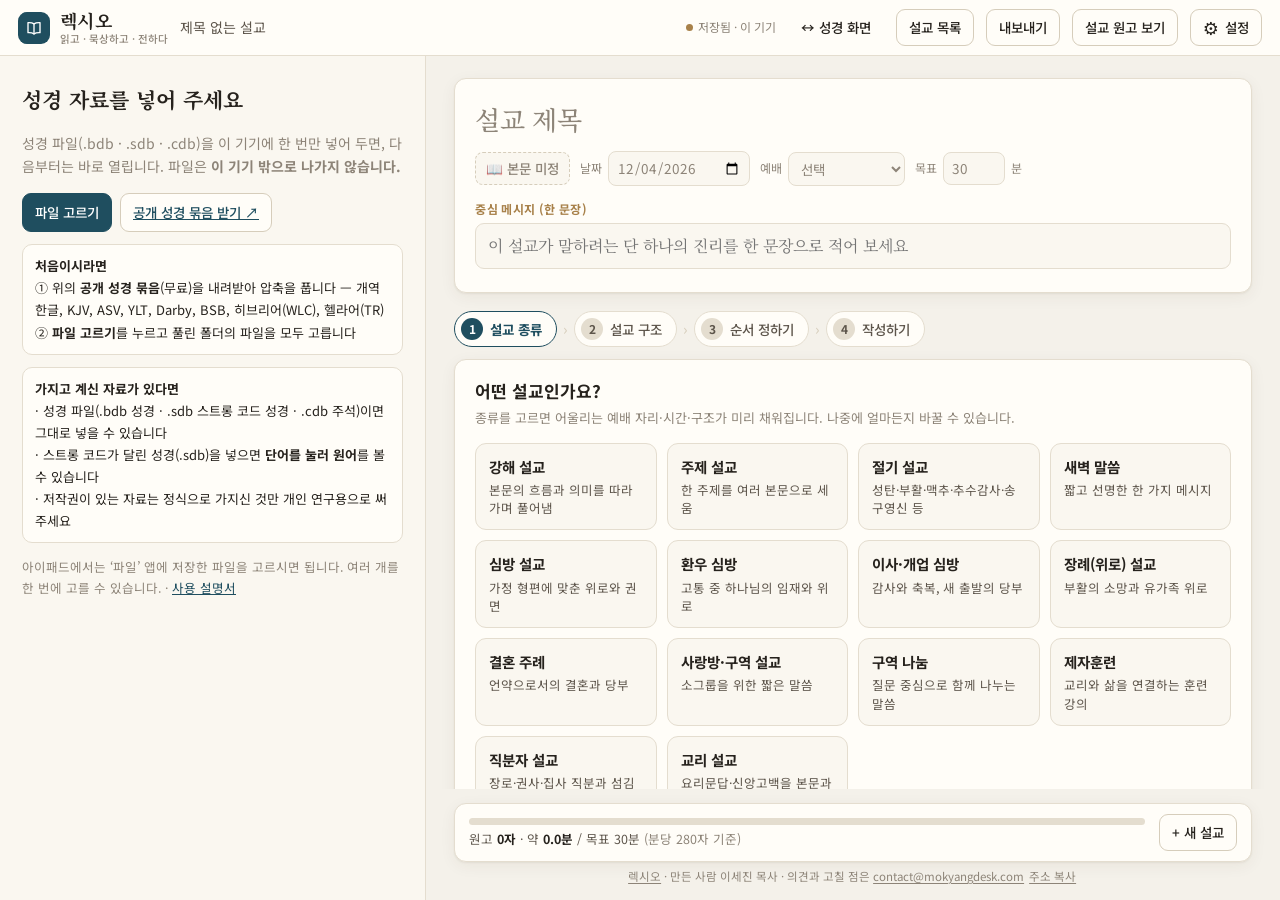
<file: app/index.html>
<!DOCTYPE html>
<html lang="ko">
<head>
<meta charset="utf-8">
<meta name="viewport" content="width=device-width, initial-scale=1">
<title>렉시오 · 설교 작업실</title>
<link rel="preconnect" href="https://fonts.googleapis.com">
<link rel="preconnect" href="https://fonts.gstatic.com" crossorigin>
<link id="webfonts" href="https://fonts.googleapis.com/css2?family=Noto+Sans+KR:wght@400;500;600;700&family=Noto+Serif+KR:wght@400;500;600;700&family=Gowun+Batang:wght@400;700&family=Nanum+Myeongjo:wght@400;700&family=Noto+Serif+Hebrew:wght@400;600&family=Gentium+Book+Plus:wght@400;700&display=swap" rel="stylesheet">
<style>
:root{
  --bg:#f4f1ea; --paper:#fffdf8; --panel:#faf7f0; --ink:#26221d; --ink2:#5d554b; --ink3:#8d8478;
  --line:#e4ddcf; --line2:#d6cdbb; --accent:#1f4e5f; --accent2:#2f6f84; --accentSoft:#e3eef1;
  --gold:#a8814a; --goldSoft:#f5ecdc; --warn:#b5651d; --bad:#a33b3b; --good:#3d7a4f;
  --hl:#fff1c7; --sel:#e6f0f3;
  --ui:'Noto Sans KR',system-ui,-apple-system,sans-serif;
  --read:'Noto Serif KR',serif;
  --heb:'Noto Serif Hebrew','SBL Hebrew',serif; --grk:'Gentium Book Plus','Noto Serif',serif;
  --readSize:18px; --editSize:17px; --studySize:15px; --readLH:1.85; --radius:12px;
  --shadow:0 1px 2px rgba(60,45,20,.06),0 4px 16px rgba(60,45,20,.06);
}
body.night{
  --bg:#191a1c; --paper:#222326; --panel:#1e1f22; --ink:#ebe6dc; --ink2:#bdb5a8; --ink3:#8c857a;
  --line:#34353a; --line2:#45464c; --accent:#7fb8c9; --accent2:#9ccbd9; --accentSoft:#24343a;
  --gold:#d2b07c; --goldSoft:#33291b; --hl:#4a3f1c; --sel:#253339;
}
*{box-sizing:border-box}
html,body{margin:0;height:100%}
body{background:var(--bg);color:var(--ink);font-family:var(--ui);font-size:15px;line-height:1.55;-webkit-font-smoothing:antialiased;overflow:hidden}
button,input,select,textarea{font:inherit;color:inherit}
button{cursor:pointer}
a{color:var(--accent)}
.hidden{display:none!important}

/* 끌어서 크기 조절 */
.vsplit{position:absolute;top:0;bottom:0;left:var(--lw,33.3%);width:10px;margin-left:-5px;cursor:col-resize;z-index:5}
.vsplit:hover,.vsplit.on{background:linear-gradient(90deg,transparent 4px,var(--accent2) 4px,var(--accent2) 6px,transparent 6px)}
.main.wideLeft .vsplit,.main.noLeft .vsplit{display:none}
.sgrip{position:absolute;left:0;right:0;top:-5px;height:10px;cursor:row-resize;z-index:3}
.sgrip:hover,.sgrip.on{background:linear-gradient(transparent 4px,var(--accent2) 4px,var(--accent2) 6px,transparent 6px)}
.study.min .sgrip{display:none}
body.dragging{user-select:none;-webkit-user-select:none;cursor:col-resize}
body.dragging.row{cursor:row-resize}
@media (max-width:900px){.vsplit{display:none}}
/* 선택한 글 도구 */
.selpop{position:fixed;z-index:80;display:flex;gap:4px;background:var(--ink);padding:5px;border-radius:10px;box-shadow:0 8px 24px rgba(0,0,0,.22)}
.selpop button{border:none;background:transparent;color:var(--paper);font:inherit;font-size:13px;font-weight:600;padding:6px 10px;border-radius:7px;white-space:nowrap;cursor:pointer}
.selpop button:hover{background:rgba(255,255,255,.14)}
.selpop .sep{width:1px;background:rgba(255,255,255,.2);margin:4px 2px}
.zbtn{border:none;background:transparent;color:var(--ink3);font-size:12.5px;font-weight:700;padding:5px 7px;border-radius:7px;cursor:pointer}
.zbtn:hover{background:var(--panel);color:var(--ink)}
/* 설정 단추 */
#bSet{font-size:13.5px}
#bSet .gear{font-size:18px;line-height:1}
/* 색 테마 */
body.th-white{--bg:#f5f6f7;--paper:#ffffff;--panel:#f8f9fa;--line:#e3e5e8;--line2:#d2d6db;--goldSoft:#f6efe2}
body.th-sepia{--bg:#efe6d4;--paper:#fbf5e8;--panel:#f5ecda;--ink:#3b2f22;--ink2:#64543f;--line:#e2d4b8;--line2:#d3c19d;--accent:#7a4b26;--accent2:#965f33;--accentSoft:#f1e3d2;--sel:#f1e3d2}
body.th-green{--bg:#eef1ec;--paper:#fbfcf9;--panel:#f3f6f0;--line:#dde4d6;--line2:#c9d3c0;--accent:#2f5d46;--accent2:#3f7a5c;--accentSoft:#e2ede5;--sel:#e2ede5}
body.th-navy{--bg:#eef1f6;--paper:#fcfdff;--panel:#f3f5fa;--line:#dde2ec;--line2:#c8d0de;--accent:#24407a;--accent2:#3557a0;--accentSoft:#e2e9f6;--sel:#e2e9f6}
.themes{display:flex;gap:6px;flex-wrap:wrap}
.themes button{border:2px solid transparent;border-radius:9px;padding:6px 10px;font-size:12.5px;cursor:pointer;display:flex;align-items:center;gap:6px;background:var(--panel)}
.themes button.on{border-color:var(--accent)}
.themes i{width:14px;height:14px;border-radius:50%;display:inline-block}

/* top bar */
.top{height:56px;display:flex;align-items:center;gap:12px;padding:0 18px;background:var(--paper);border-bottom:1px solid var(--line)}
.brand{display:flex;align-items:center;gap:10px;font-weight:700;font-size:16px;letter-spacing:-.01em;white-space:nowrap}
.brand .mark{width:32px;height:32px;border-radius:9px;background:var(--accent);color:#fff;display:grid;place-items:center}
.bname{display:flex;flex-direction:column;line-height:1.15;font-family:var(--read);font-size:18px;letter-spacing:.02em}
.bname small{font-family:var(--ui);font-size:10.5px;font-weight:500;color:var(--ink3);letter-spacing:0;margin-top:2px}
@media (max-width:900px){.bname small{display:none}}
body.night .brand .mark{color:#10191c}
.top .title{flex:1;min-width:0;color:var(--ink2);font-size:14px;white-space:nowrap;overflow:hidden;text-overflow:ellipsis}
.status{font-size:12px;color:var(--ink3);white-space:nowrap}
.status .dot{display:inline-block;width:7px;height:7px;border-radius:50%;background:var(--good);margin-right:5px;vertical-align:1px}
.status.local .dot{background:var(--gold)}
.btn{border:1px solid var(--line2);background:var(--paper);border-radius:9px;padding:7px 12px;font-size:13.5px;font-weight:500;display:inline-flex;align-items:center;gap:6px;white-space:nowrap;transition:background .15s,border-color .15s}
.btn:hover{background:var(--panel);border-color:var(--ink3)}
.btn.primary{background:var(--accent);border-color:var(--accent);color:#fff}
body.night .btn.primary{color:#0f1a1d}
.btn.primary:hover{background:var(--accent2)}
.btn.ghost{border-color:transparent;background:transparent}
.btn.ghost:hover{background:var(--panel)}
.btn.sm{padding:4px 9px;font-size:12.5px;border-radius:7px}
.btn.gold{border-color:var(--gold);color:var(--gold)}
.btn:disabled{opacity:.45;cursor:default}
.iconbtn{border:none;background:transparent;width:30px;height:30px;border-radius:8px;display:grid;place-items:center;color:var(--ink2)}
.iconbtn:hover{background:var(--panel);color:var(--ink)}

/* layout */
.main{position:relative;height:calc(100% - 56px);display:grid;grid-template-columns:var(--lw,33.3%) 1fr}
.main.wideLeft{grid-template-columns:1fr 1fr}
.main.noLeft{grid-template-columns:0 1fr}
.main.noLeft .left{visibility:hidden}
.left{background:var(--panel);border-right:1px solid var(--line);display:flex;flex-direction:column;min-width:0;min-height:0}
.right{display:flex;flex-direction:column;min-width:0;min-height:0}
.mobileSwitch,.mobileSwitch.seg{display:none}
@media (max-width:900px){
  .main,.main.wideLeft{grid-template-columns:1fr}
  .main.showRight .left{display:none} .main:not(.showRight) .right{display:none}
  .mobileSwitch,.mobileSwitch.seg{display:inline-flex}
  .top .title,.hideNarrow{display:none}
}

/* left panel */
.lhead{padding:12px 14px 10px;border-bottom:1px solid var(--line);display:flex;flex-direction:column;gap:8px;background:var(--panel)}
.row{display:flex;align-items:center;gap:6px;flex-wrap:wrap}
select.sel{border:1px solid var(--line2);background:var(--paper);border-radius:8px;padding:6px 8px;font-size:14px;max-width:100%}
.seg{display:inline-flex;border:1px solid var(--line2);border-radius:8px;overflow:hidden;background:var(--paper)}
.seg button{border:none;background:transparent;padding:5px 10px;font-size:12.5px;color:var(--ink2)}
.seg button.on{background:var(--accent);color:#fff}
body.night .seg button.on{color:#0f1a1d}
.chips{display:flex;gap:5px;flex-wrap:wrap}
.chip{border:1px solid var(--line2);background:var(--paper);border-radius:999px;padding:3px 10px;font-size:12.5px;color:var(--ink2)}
.chip.on{background:var(--accentSoft);border-color:var(--accent);color:var(--accent);font-weight:600}
.chip.prim{background:var(--accent);border-color:var(--accent);color:#fff}
body.night .chip.prim{color:#0f1a1d}
.ltext sup{font-size:.6em;color:var(--ink3)}
.fn{font-family:var(--ui);font-size:.68em;color:var(--ink3);line-height:1.55;margin:2px 0 4px}
.ltext{flex:1;overflow:auto;padding:14px 18px 40px;font-family:var(--read);font-size:var(--readSize);line-height:var(--readLH);min-height:0}
.chTitle{font-family:var(--read);font-weight:700;font-size:1.15em;margin:2px 0 12px;color:var(--ink)}
.verse{padding:3px 6px;margin:0 -6px;border-radius:8px;transition:background .15s}
.verse.sel{background:var(--sel)}
.vn{font-family:var(--ui);font-size:.62em;font-weight:700;color:var(--gold);vertical-align:.35em;margin-right:5px;cursor:pointer;padding:2px 3px;border-radius:4px;user-select:none}
.vn:hover{background:var(--goldSoft)}
.w{cursor:pointer;border-radius:3px;transition:background .1s}
.w:hover{background:var(--hl)}
.w.act{background:var(--accentSoft);box-shadow:inset 0 -2px 0 var(--accent)}
.cmpv{padding:8px 0 10px;border-bottom:1px dashed var(--line)}
.cmpv.sel{background:var(--sel);margin:0 -10px;padding:8px 10px 10px;border-radius:8px}
.cmpLine{display:grid;grid-template-columns:62px 1fr;gap:8px;align-items:baseline}
.cmpLab{font-family:var(--ui);font-size:11px;font-weight:600;color:var(--ink3);text-align:right;line-height:1.4;padding-top:.4em}
.heb{font-family:var(--heb);direction:rtl;text-align:right;font-size:1.12em}
.grk{font-family:var(--grk);font-size:1.05em}
.selbar{display:flex;align-items:center;gap:6px;padding:8px 12px;border-top:1px solid var(--line);background:var(--goldSoft);font-size:13px;flex-wrap:wrap}
.selbar b{color:var(--gold)}

.study{position:relative;border-top:1px solid var(--line2);background:var(--paper);display:flex;flex-direction:column;height:var(--sh,44%);min-height:120px;max-height:85%}
.study.min{height:40px;min-height:40px}
.study.min .sbody{display:none}
.stabs{display:flex;align-items:center;gap:2px;padding:4px 8px;border-bottom:1px solid var(--line)}
.stabs button.t{border:none;background:transparent;padding:6px 10px;font-size:13px;font-weight:600;color:var(--ink3);border-radius:7px}
.stabs button.t.on{color:var(--accent);background:var(--accentSoft)}
.sbody{flex:1;overflow:auto;padding:14px 16px 24px;font-size:var(--studySize);min-height:0}
.lemma{font-size:1.9em;line-height:1.3;margin:2px 0}
.xlit{color:var(--ink2);font-size:.95em}
.sn{display:inline-block;font-size:.78em;font-weight:700;color:#fff;background:var(--gold);border-radius:6px;padding:1px 7px;margin-right:6px;vertical-align:2px}
.def{margin:10px 0;padding:10px 12px;background:var(--panel);border-radius:9px;border:1px solid var(--line)}
.def .k{font-size:.78em;font-weight:700;color:var(--ink3);margin-bottom:2px;letter-spacing:.02em}
.usage{display:flex;flex-wrap:wrap;gap:5px;margin:6px 0}
.usage span{background:var(--goldSoft);color:var(--ink);border-radius:6px;padding:2px 8px;font-size:.88em}
.usage span i{font-style:normal;color:var(--gold);font-weight:700;margin-left:4px;font-size:.85em}
.occ{font-family:var(--read);font-size:1em;padding:6px 0;border-bottom:1px solid var(--line);cursor:pointer}
.occ:hover{background:var(--panel)}
.occ b{font-family:var(--ui);font-size:.82em;color:var(--accent);margin-right:6px}
.occ mark{background:var(--hl);color:inherit;border-radius:3px;padding:0 1px}
.links{display:flex;flex-wrap:wrap;gap:6px;margin:8px 0}
.links a{font-size:12.5px;text-decoration:none;border:1px solid var(--line2);border-radius:7px;padding:3px 9px;color:var(--ink2);background:var(--paper)}
.links a:hover{border-color:var(--accent);color:var(--accent)}
.cmt{font-family:var(--read);font-size:1.05em;line-height:1.8}
.cmt .hl{color:var(--accent);font-weight:700}
.muted{color:var(--ink3)}
.small{font-size:12.5px}
.empty{color:var(--ink3);text-align:center;padding:30px 14px;font-size:14px}

/* right panel */
.rscroll{flex:1;overflow:auto;min-height:0}
.rwrap{max-width:var(--rw,860px);margin:0 auto;padding:22px 28px 140px}
.card{background:var(--paper);border:1px solid var(--line);border-radius:var(--radius);box-shadow:var(--shadow)}
.head{padding:18px 20px}
.tinput{width:100%;border:none;background:transparent;font-family:var(--read);font-size:26px;font-weight:700;padding:2px 0;outline:none;letter-spacing:-.01em}
.tinput::placeholder{color:var(--ink3);font-weight:500}
.meta{display:flex;gap:10px;flex-wrap:wrap;margin-top:10px;align-items:center}
.meta label{font-size:12px;color:var(--ink3);display:flex;align-items:center;gap:6px}
.meta input,.meta select{border:1px solid var(--line);background:var(--panel);border-radius:8px;padding:5px 8px;font-size:13.5px}
.passage{display:inline-flex;align-items:center;gap:6px;background:var(--goldSoft);color:var(--ink);border-radius:8px;padding:5px 10px;font-size:13.5px;font-weight:600;cursor:pointer;border:1px solid transparent}
.passage:hover{border-color:var(--gold)}
.passage.none{color:var(--ink3);font-weight:500;background:var(--panel);border:1px dashed var(--line2)}
.bigidea{margin-top:14px}
.bigidea .lab{font-size:12px;font-weight:700;color:var(--gold);letter-spacing:.03em;margin-bottom:4px}
.bigidea textarea{width:100%;border:1px solid var(--line);background:var(--panel);border-radius:9px;padding:9px 12px;font-family:var(--read);font-size:16px;resize:none;outline:none;line-height:1.6}

.steps{display:flex;gap:6px;margin:18px 0 12px;align-items:center;flex-wrap:wrap}
.step{display:flex;align-items:center;gap:7px;border:1px solid var(--line);background:var(--paper);border-radius:999px;padding:6px 14px 6px 6px;font-size:13.5px;color:var(--ink2);font-weight:500}
.step .n{width:22px;height:22px;border-radius:50%;background:var(--line);display:grid;place-items:center;font-size:12px;font-weight:700;color:var(--ink2)}
.step.on{border-color:var(--accent);color:var(--accent);font-weight:700}
.step.on .n{background:var(--accent);color:#fff}
.step.done .n{background:var(--gold);color:#fff}
.stepArrow{color:var(--line2)}
.summary{font-size:13px;color:var(--ink2);margin:-4px 2px 10px}
.summary b{color:var(--ink)}

.pane{padding:18px 20px}
.pane h3{margin:0 0 4px;font-size:17px}
.pane .sub{color:var(--ink3);font-size:13px;margin-bottom:14px}
.grid{display:grid;grid-template-columns:repeat(auto-fill,minmax(160px,1fr));gap:10px}
.opt{border:1px solid var(--line);background:var(--panel);border-radius:11px;padding:12px 13px;text-align:left;transition:all .15s;display:flex;flex-direction:column;gap:3px}
.opt:hover{border-color:var(--ink3);background:var(--paper)}
.opt.on{border-color:var(--accent);background:var(--accentSoft);box-shadow:0 0 0 1px var(--accent) inset}
.opt .nm{font-weight:700;font-size:14.5px}
.opt .ds{font-size:12.5px;color:var(--ink2);line-height:1.45}
.opt .tg{font-size:11.5px;color:var(--gold);font-weight:600}
.grid.wide{grid-template-columns:repeat(auto-fill,minmax(230px,1fr))}
.skel{font-size:11.5px;color:var(--ink3);margin-top:4px;line-height:1.5}
.paneFoot{display:flex;justify-content:space-between;align-items:center;margin-top:16px;gap:10px;flex-wrap:wrap}

.olist{display:flex;flex-direction:column;gap:6px}
.oitem{display:flex;align-items:center;gap:8px;border:1px solid var(--line);background:var(--panel);border-radius:10px;padding:7px 8px 7px 10px}
.oitem.drag{opacity:.4}
.oitem.over{border-color:var(--accent);box-shadow:0 -2px 0 var(--accent)}
.handle{cursor:grab;color:var(--ink3);font-size:16px;user-select:none;padding:0 2px}
.oitem input{flex:1;border:none;background:transparent;font-weight:600;font-size:14.5px;outline:none;min-width:0}
.oitem .no{font-size:12px;color:var(--ink3);width:18px;text-align:right}
.addbar{display:flex;gap:6px;flex-wrap:wrap;margin-top:10px}

.blocks{display:flex;flex-direction:column;gap:14px}
.block{background:var(--paper);border:1px solid var(--line);border-radius:var(--radius);box-shadow:var(--shadow);transition:border-color .15s}
.block.focus{border-color:var(--accent)}
.bhead{display:flex;align-items:center;gap:8px;padding:10px 14px 0}
.bno{font-size:11.5px;font-weight:700;color:#fff;background:var(--accent);border-radius:6px;padding:1px 7px}
body.night .bno{color:#0f1a1d}
.btitle{flex:1;border:none;background:transparent;font-weight:700;font-size:15px;outline:none;min-width:0}
.bcount{font-size:12px;color:var(--ink3);white-space:nowrap}
.bhint{font-size:12.5px;color:var(--ink3);padding:2px 14px 0}
.block textarea{display:block;width:100%;border:none;background:transparent;resize:none;outline:none;padding:10px 16px 16px;font-family:var(--read);font-size:var(--editSize);line-height:1.9;min-height:110px;overflow:hidden}
.block textarea::placeholder{color:var(--ink3);opacity:.7}
.notes{background:var(--goldSoft);border-color:transparent;box-shadow:none}
.notes .bno{background:var(--gold)}
.aibox{margin:0 14px 14px;border:1px solid var(--accent);border-radius:10px;background:var(--accentSoft);padding:10px 12px}
.aibox .txt{white-space:pre-wrap;font-family:var(--read);font-size:15.5px;line-height:1.8;max-height:360px;overflow:auto}
.aibox .act{display:flex;gap:6px;margin-top:8px;flex-wrap:wrap}
.menu{position:absolute;z-index:40;background:var(--paper);border:1px solid var(--line2);border-radius:10px;box-shadow:0 8px 30px rgba(0,0,0,.15);padding:5px;min-width:190px}
.menu button{display:block;width:100%;text-align:left;border:none;background:transparent;padding:8px 10px;border-radius:7px;font-size:13.5px}
.menu button:hover{background:var(--panel)}

.footer{position:sticky;bottom:0;background:linear-gradient(to top,var(--bg) 70%,transparent);padding:14px 28px 14px}
.fbar{max-width:var(--rw,860px);margin:0 auto;background:var(--paper);border:1px solid var(--line);border-radius:12px;box-shadow:var(--shadow);padding:10px 14px;display:flex;align-items:center;gap:14px;flex-wrap:wrap}
.meter{flex:1;min-width:140px}
.credit{max-width:var(--rw,860px);margin:6px auto 0;text-align:center;font-size:11.5px;color:var(--ink3)}
.credit a{color:var(--ink3);text-decoration:underline;text-underline-offset:2px}
.linkbtn{border:none;background:none;padding:0 2px;font-size:11.5px;color:var(--ink3);text-decoration:underline;text-underline-offset:2px}
.meter .bar{height:7px;background:var(--line);border-radius:4px;overflow:hidden}
.meter .bar i{display:block;height:100%;background:var(--good);border-radius:4px;transition:width .3s}
.meter .bar i.warn{background:var(--warn)} .meter .bar i.bad{background:var(--bad)}
.meter .lbl{font-size:12.5px;color:var(--ink2);margin-top:4px}
.meter .lbl b{color:var(--ink)}

/* modal */
.scrim{position:fixed;inset:0;background:rgba(20,16,10,.38);z-index:50;display:grid;place-items:center;padding:20px}
.modal{background:var(--paper);border-radius:16px;box-shadow:0 20px 60px rgba(0,0,0,.25);width:min(680px,100%);max-height:88vh;display:flex;flex-direction:column}
.mhead{padding:16px 20px;border-bottom:1px solid var(--line);display:flex;align-items:center;gap:10px}
.mhead h2{margin:0;font-size:17px;flex:1}
.mbody{padding:16px 20px;overflow:auto}
.mfoot{padding:12px 20px;border-top:1px solid var(--line);display:flex;justify-content:flex-end;gap:8px;flex-wrap:wrap}
.flist{display:flex;flex-direction:column;gap:6px}
.fitem{display:flex;align-items:center;gap:10px;border:1px solid var(--line);border-radius:10px;padding:8px 12px;background:var(--panel)}
.fitem .nm{flex:1;font-weight:600}
.kind{font-size:11px;font-weight:700;border-radius:5px;padding:1px 6px;background:var(--line);color:var(--ink2)}
.kind.s{background:var(--accentSoft);color:var(--accent)} .kind.c{background:var(--goldSoft);color:var(--gold)}
.drop{border:2px dashed var(--line2);border-radius:14px;padding:26px;text-align:center;background:var(--panel);margin-bottom:14px}
.drop.over{border-color:var(--accent);background:var(--accentSoft)}
.slist .si{display:flex;align-items:center;gap:10px;border-bottom:1px solid var(--line);padding:10px 4px;cursor:pointer}
.slist .si:hover{background:var(--panel)}
.slist .si .t{flex:1;min-width:0}
.slist .si .t b{display:block;white-space:nowrap;overflow:hidden;text-overflow:ellipsis}
.slist .si .t span{font-size:12.5px;color:var(--ink3)}
.setrow{display:flex;align-items:center;justify-content:space-between;gap:12px;padding:10px 0;border-bottom:1px solid var(--line)}
.setrow .l{font-weight:600}
.setrow .l small{display:block;font-weight:400;color:var(--ink3);font-size:12px}
textarea.code{width:100%;height:200px;font-family:ui-monospace,monospace;font-size:12px;border:1px solid var(--line2);border-radius:8px;padding:8px;background:var(--panel)}

/* welcome */
.welcome{padding:26px 22px;font-family:var(--ui);font-size:14px;line-height:1.7}
.welcome h2{font-family:var(--read);font-size:21px;margin:0 0 6px}
.welcome ol{padding-left:18px;color:var(--ink2)}
.welcome .rec{background:var(--paper);border:1px solid var(--line);border-radius:10px;padding:10px 12px;margin:12px 0;font-size:13px}

/* pulpit */
.pulpit{position:fixed;inset:0;z-index:60;background:#fbf8f1;color:#1d1a16;overflow:auto}
.pulpit.dark{background:#111;color:#eee}
.pulpit .pbar{position:sticky;top:0;display:flex;gap:8px;align-items:center;padding:10px 18px;background:inherit;border-bottom:1px solid rgba(128,128,128,.25)}
.pulpit .pbar .sp{flex:1;font-weight:600;font-size:14px;opacity:.7}
.pulpit .pdoc{max-width:900px;margin:0 auto;padding:30px 36px 120px;font-family:var(--read);line-height:2}
.pulpit h1{font-size:1.5em;margin:0 0 .2em}
.pulpit .pp{opacity:.65;font-size:.8em;margin-bottom:1.4em;font-family:var(--ui)}
.pulpit h4{font-family:var(--ui);font-size:.62em;letter-spacing:.06em;opacity:.55;margin:1.8em 0 .3em;text-transform:none}
.pulpit .pt{white-space:pre-wrap}
.toast{position:fixed;left:50%;bottom:104px;transform:translateX(-50%);background:var(--ink);color:var(--paper);padding:9px 16px;border-radius:10px;font-size:13.5px;z-index:90;box-shadow:0 6px 24px rgba(0,0,0,.2);transition:opacity .3s}
.spin{display:inline-block;width:14px;height:14px;border:2px solid var(--line2);border-top-color:var(--accent);border-radius:50%;animation:sp 0.8s linear infinite;vertical-align:-2px}
@keyframes sp{to{transform:rotate(360deg)}}

/* 휴대폰: 위쪽 단추가 화면 밖으로 나가지 않게 */
@media (max-width:560px){.top{gap:6px;padding:0 10px}.bname{display:none}.top .btn{padding:6px 9px;font-size:13px;white-space:nowrap}.top .iconbtn{flex:none}.top .mobileSwitch{flex:none}.top .mobileSwitch button{padding:5px 8px;white-space:nowrap}.top .brand{flex:none}}
@media (max-width:560px){#bList,#bPulpit{font-size:0!important}#bList::after{content:'목록';font-size:13px}#bPulpit::after{content:'원고';font-size:13px}#bSet .lbl{display:none}#bSet{padding:5px 8px}.top{overflow-x:auto;scrollbar-width:none}}
@media (max-width:380px){.top .btn{padding:5px 7px;font-size:12.5px}}
</style>
</head>
<body>
<div class="top">
  <div class="brand"><div class="mark"><svg viewBox="0 0 24 24" width="18" height="18" fill="none" stroke="currentColor" stroke-width="1.8" stroke-linecap="round" stroke-linejoin="round"><path d="M12 6.5C10.2 5.2 7.6 4.6 4 4.8v13.4c3.6-.2 6.2.4 8 1.7 1.8-1.3 4.4-1.9 8-1.7V4.8c-3.6-.2-6.2.4-8 1.7z"/><path d="M12 6.5v13.4"/></svg></div><span class="bname">렉시오<small>읽고 · 묵상하고 · 전하다</small></span></div>
  <div class="mobileSwitch seg"><button id="mL" class="on">성경</button><button id="mR">설교</button></div>
  <div class="title" id="topTitle"></div>
  <span class="status local hideNarrow" id="status"><span class="dot"></span>준비 중</span>
  <button class="btn ghost hideNarrow" id="bLeft" title="성경 화면 넓게/좁게/접기">↔ 성경 화면</button>
  <button class="btn" id="bList">설교 목록</button>
  <button class="btn" id="bExport">내보내기</button>
  <button class="btn" id="bPulpit" title="큰 글씨로 설교 원고 보기 (강단·아이패드)">설교 원고 보기</button>
  <button class="btn" id="bSet" title="설정 · 성경 자료 · 화면 꾸미기"><span class="gear">⚙︎</span><span class="lbl">설정</span></button>
</div>
<div class="main" id="main">
  <section class="left" id="left"></section>
  <section class="right" id="right">
    <div class="rscroll" id="rscroll"><div class="rwrap" id="rwrap"></div></div>
    <div class="footer" id="footer"></div>
  </section>
</div>
<input type="file" id="fileIn" multiple accept=".bdb,.sdb,.cdb" class="hidden">
<input type="file" id="bakIn" accept=".json,application/json" class="hidden">

<script>
"use strict";
/* ============ 기본 데이터 ============ */
const BOOKS=[["창세기","창",50],["출애굽기","출",40],["레위기","레",27],["민수기","민",36],["신명기","신",34],["여호수아","수",24],["사사기","삿",21],["룻기","룻",4],["사무엘상","삼상",31],["사무엘하","삼하",24],["열왕기상","왕상",22],["열왕기하","왕하",25],["역대상","대상",29],["역대하","대하",36],["에스라","스",10],["느헤미야","느",13],["에스더","에",10],["욥기","욥",42],["시편","시",150],["잠언","잠",31],["전도서","전",12],["아가","아",8],["이사야","사",66],["예레미야","렘",52],["예레미야애가","애",5],["에스겔","겔",48],["다니엘","단",12],["호세아","호",14],["요엘","욜",3],["아모스","암",9],["오바댜","옵",1],["요나","욘",4],["미가","미",7],["나훔","나",3],["하박국","합",3],["스바냐","습",3],["학개","학",2],["스가랴","슥",14],["말라기","말",4],["마태복음","마",28],["마가복음","막",16],["누가복음","눅",24],["요한복음","요",21],["사도행전","행",28],["로마서","롬",16],["고린도전서","고전",16],["고린도후서","고후",13],["갈라디아서","갈",6],["에베소서","엡",6],["빌립보서","빌",4],["골로새서","골",4],["데살로니가전서","살전",5],["데살로니가후서","살후",3],["디모데전서","딤전",6],["디모데후서","딤후",4],["디도서","딛",3],["빌레몬서","몬",1],["히브리서","히",13],["야고보서","약",5],["베드로전서","벧전",5],["베드로후서","벧후",3],["요한일서","요일",5],["요한이서","요이",1],["요한삼서","요삼",1],["유다서","유",1],["요한계시록","계",22]];

const PLACES=[["주일예배",30],["새벽기도",15],["수요예배",25],["금요예배",35],["교구예배",25],["직원예배",15],["사역팀",15],["심방",10],["장례예배",10],["이사·개업 예배",10],["결혼 예식",15],["사랑방·구역",15],["제자훈련",40],["기타",20]];

const TYPES=[
 {id:"expo",nm:"강해 설교",ds:"본문의 흐름과 의미를 따라가며 풀어냄",place:"금요예배",st:"expo"},
 {id:"topic",nm:"주제 설교",ds:"한 주제를 여러 본문으로 세움",place:"주일예배",st:"three"},
 {id:"feast",nm:"절기 설교",ds:"성탄·부활·맥추·추수감사·송구영신 등",place:"주일예배",st:"three"},
 {id:"dawn",nm:"새벽 말씀",ds:"짧고 선명한 한 가지 메시지",place:"새벽기도",st:"one"},
 {id:"visit",nm:"심방 설교",ds:"가정 형편에 맞춘 위로와 권면",place:"심방",st:"one"},
 {id:"sick",nm:"환우 심방",ds:"고통 중 하나님의 임재와 위로",place:"심방",st:"comfort"},
 {id:"move",nm:"이사·개업 심방",ds:"감사와 축복, 새 출발의 당부",place:"이사·개업 예배",st:"bless"},
 {id:"funeral",nm:"장례(위로) 설교",ds:"부활의 소망과 유가족 위로",place:"장례예배",st:"comfort"},
 {id:"wedding",nm:"결혼 주례",ds:"언약으로서의 결혼과 당부",place:"결혼 예식",st:"three"},
 {id:"sarang",nm:"사랑방·구역 설교",ds:"소그룹을 위한 짧은 말씀",place:"사랑방·구역",st:"one"},
 {id:"share",nm:"구역 나눔",ds:"질문 중심으로 함께 나누는 말씀",place:"사랑방·구역",st:"share"},
 {id:"disciple",nm:"제자훈련",ds:"교리와 삶을 연결하는 훈련 강의",place:"제자훈련",st:"share"},
 {id:"officer",nm:"직분자 설교",ds:"장로·권사·집사 직분과 섬김",place:"주일예배",st:"three"},
 {id:"doctrine",nm:"교리 설교",ds:"요리문답·신앙고백을 본문과 함께",place:"주일예배",st:"deductive"}
];

const STRUCTS=[
 {id:"expo",nm:"강해식 (본문 흐름)",ds:"본문 단락의 흐름을 따라 해설하고 중심 메시지로 모음",blocks:[["서론","본문으로 들어가는 문을 엽니다. 청중의 삶과 본문을 잇는 질문이나 장면"],["본문의 배경과 문맥","저자·수신자·역사적 상황, 앞뒤 문맥에서 이 본문의 자리"],["본문 해설 1","첫 단락: 관찰 → 원어·구조 → 의미"],["본문 해설 2","둘째 단락: 관찰 → 원어·구조 → 의미"],["본문 해설 3","셋째 단락: 관찰 → 원어·구조 → 의미"],["중심 메시지","본문 전체가 말하는 한 문장 — 그리스도와 복음 안에서"],["적용","오늘 우리 삶에서 순종할 구체적인 모습"],["결론","핵심을 다시 붙들고 결단으로 초청"],["기도","설교를 마무리하는 기도"]]},
 {id:"three",nm:"3대지 (연역)",ds:"중심 명제를 먼저 세우고 세 대지로 증명·전개",blocks:[["서론","주제를 열고 중심 명제를 제시합니다"],["1대지","첫째 요점 — 본문 근거, 설명, 예화"],["2대지","둘째 요점 — 본문 근거, 설명, 예화"],["3대지","셋째 요점 — 본문 근거, 설명, 예화"],["결론","세 대지를 묶어 중심 명제를 다시 선포"],["적용","삶의 결단"],["기도",""]]},
 {id:"two",nm:"2대지",ds:"대조나 짝을 이루는 두 요점 (예: 직설-명령, 은혜-응답)",blocks:[["서론",""],["1대지","첫째 요점"],["2대지","둘째 요점"],["결론과 적용",""],["기도",""]]},
 {id:"one",nm:"원 포인트 (1대지)",ds:"한 가지 메시지를 깊고 선명하게 — 새벽·심방·구역에 적합",blocks:[["여는 말씀","짧은 도입 — 형편과 본문을 잇기"],["말씀의 핵심","본문이 주는 한 가지 메시지와 그 근거"],["적용과 권면","가정·개인에게 주는 구체적 권면"],["기도","축복과 위로의 기도"]]},
 {id:"deductive",nm:"연역적 (명제 → 전개)",ds:"결론(명제)을 먼저 말하고 근거와 설명으로 풀어감",blocks:[["서론과 명제","오늘 말씀의 결론을 먼저 선포"],["근거 1","성경적 근거와 설명"],["근거 2","성경적 근거와 설명"],["교리적 정리","신앙고백·요리문답과의 연결"],["적용",""],["결론",""],["기도",""]]},
 {id:"inductive",nm:"귀납적 (질문 → 발견)",ds:"질문과 관찰을 따라가다 마지막에 중심 진리에 도달",blocks:[["서론 — 질문 던지기","청중이 품고 있는 질문이나 문제"],["관찰 1","본문에서 보이는 첫 실마리"],["관찰 2","둘째 실마리"],["관찰 3","셋째 실마리"],["발견 — 중심 진리","관찰이 모여 드러나는 메시지"],["적용",""],["결론",""],["기도",""]]},
 {id:"story",nm:"스토리 (내러티브)",ds:"갈등 → 심화 → 반전 → 복음 → 결말 (로우리 고리)",blocks:[["갈등 제시","평형이 깨지는 장면 — 이야기나 삶의 문제"],["갈등의 심화","왜 그런가? 인간의 해결이 막히는 지점"],["실마리 — 복음의 반전","본문이 보여 주는 뜻밖의 하나님"],["복음의 경험","그리스도 안에서 새롭게 보이는 현실"],["결말과 기대","그래서 우리는 어떻게 살 것인가"],["기도",""]]},
 {id:"problem",nm:"문제 → 해결",ds:"삶의 문제를 진단하고 성경의 해답과 실천으로",blocks:[["문제 제기",""],["원인 진단","성경이 말하는 문제의 뿌리"],["말씀의 해답","본문이 주는 답 — 그리스도 안에서"],["실천","구체적인 순종의 걸음"],["결론과 기도",""]]},
 {id:"comfort",nm:"위로 구조",ds:"공감 → 약속 → 소망 → 남은 삶 (장례·환우)",blocks:[["위로와 공감","슬픔과 아픔을 함께 지는 말"],["말씀의 약속","본문이 주는 하나님의 약속"],["소망","부활과 영원한 생명, 주님의 임재"],["남은 자의 삶","유가족·환우·가족에게 주는 권면"],["위로의 기도",""]]},
 {id:"bless",nm:"축복 구조",ds:"감사 → 말씀 → 약속 → 당부 → 축복기도 (이사·개업)",blocks:[["감사","인도하신 하나님께 감사"],["말씀","본문의 의미"],["축복의 약속","이 가정·일터에 주시는 약속"],["당부","새 출발에 붙들 신앙의 원칙"],["축복기도",""]]},
 {id:"share",nm:"나눔식 (질문 중심)",ds:"관찰·해석·적용 질문으로 함께 나눔 (구역·제자훈련)",blocks:[["마음 열기","가벼운 나눔 질문 1개"],["본문 읽기와 관찰","무엇이 보이나요? 관찰 질문"],["해석과 설명","인도자가 짧게 정리할 핵심"],["적용 나눔","삶에 적용할 질문 2~3개"],["기도 제목 나눔",""],["함께 기도",""]]}
];

const BLOCK_LIB=["서론","본문의 배경과 문맥","대지","본문 해설","예화","교리적 정리","중심 메시지","적용","나눔 질문","결론","기도","광고·당부","자유 블록"];

/* ============ 유틸 ============ */
const $=s=>document.querySelector(s);
const esc=s=>String(s??"").replace(/[&<>"']/g,c=>({"&":"&amp;","<":"&lt;",">":"&gt;",'"':"&quot;","'":"&#39;"}[c]));
const decName=s=>s.replace(/#U([0-9a-fA-F]{4})/g,(m,h)=>String.fromCharCode(parseInt(h,16)));
const uid=()=>Date.now().toString(36)+Math.random().toString(36).slice(2,7);
const wait=ms=>new Promise(r=>setTimeout(r,ms));
const ref=(b,c,v1,v2)=>BOOKS[b-1][1]+" "+c+":"+v1+(v2&&v2!==v1?"-"+v2:"");
const refLong=(b,c,v1,v2)=>BOOKS[b-1][0]+" "+c+":"+v1+(v2&&v2!==v1?"-"+v2:"");
function toast(msg,ms=2200){const t=document.createElement("div");t.className="toast";t.textContent=msg;document.body.appendChild(t);setTimeout(()=>{t.style.opacity=0;setTimeout(()=>t.remove(),300)},ms)}
const ls={get(k,d){try{const v=localStorage.getItem(k);return v==null?d:JSON.parse(v)}catch(e){return d}},set(k,v){try{localStorage.setItem(k,JSON.stringify(v))}catch(e){}}};
const cnt=s=>(s||"").replace(/\s/g,"").length;

/* ============ 설정 ============ */
const S=Object.assign({baptism:"세례",readFont:"Noto Serif KR",readSize:18,editSize:17,studySize:15,readLH:1.85,writeW:860,theme:"",leftW:33.3,studyH:44,cpm:280,night:false,leftMode:0},ls.get("sw.settings",{}));
function applySettings(){
  const r=document.documentElement.style;
  r.setProperty("--read",`'${S.readFont}',serif`);
  r.setProperty("--readSize",S.readSize+"px");r.setProperty("--editSize",S.editSize+"px");r.setProperty("--studySize",S.studySize+"px");r.setProperty("--readLH",S.readLH);r.setProperty("--rw",S.writeW>=1600?"100%":S.writeW+"px");
  r.setProperty("--lw",(S.leftMode===1?50:S.leftW)+"%");r.setProperty("--sh",S.studyH+"%");
  ["white","sepia","green","navy"].forEach(t=>document.body.classList.toggle("th-"+t,S.theme===t));
  document.body.classList.toggle("night",!!S.night);
  const m=$("#main");m.classList.toggle("wideLeft",S.leftMode===1);m.classList.toggle("noLeft",S.leftMode===2);
  ls.set("sw.settings",S);
}

/* ============ Claude 기능 (저장·다운로드·AI) ============ */
const SITE="https://shepherdsdesk.github.io/lexio/";   // 홈페이지 주소 (저장소가 다르면 여기만 바꾸세요)
const PACK_URL="https://github.com/shepherdsdesk/lexio/releases/latest/download/Lexio-bible-pack.zip";
const IS_APP=!!window.lexioApp||location.protocol==="app:";
const canDL=()=>!!CAP.dl||IS_APP||!!window.LX_HOST||!(window.claude&&window.claude.use);
const ASSET=window.LX_ASSET||"";
async function cap(name){if(window.LX_HOST)return window.LX_HOST(name);if(IS_APP)return null;try{for(let i=0;i<20&&!(window.claude&&window.claude.use);i++)await wait(150);if(!(window.claude&&window.claude.use))return null;return await window.claude.use(name)}catch(e){return null}}
const CAP={db:null,user:null,dl:null,ai:null,uid:null};

/* ============ IndexedDB (성경 파일은 이 기기 안에만) ============ */
const IDB={db:null,
 open(){return new Promise((res)=>{try{const q=indexedDB.open("sermon-workshop",1);q.onupgradeneeded=()=>{q.result.createObjectStore("files",{keyPath:"name"})};q.onsuccess=()=>{this.db=q.result;res(true)};q.onerror=()=>res(false)}catch(e){res(false)}})},
 tx(mode){return this.db.transaction("files",mode).objectStore("files")},
 all(){return new Promise(res=>{if(!this.db)return res([]);try{const q=this.tx("readonly").getAll();q.onsuccess=()=>res(q.result||[]);q.onerror=()=>res([])}catch(e){res([])}})},
 get(n){return new Promise(res=>{if(!this.db)return res(null);try{const q=this.tx("readonly").get(n);q.onsuccess=()=>res(q.result||null);q.onerror=()=>res(null)}catch(e){res(null)}})},
 put(o){return new Promise(res=>{if(!this.db)return res(false);try{const q=this.tx("readwrite").put(o);q.onsuccess=()=>res(true);q.onerror=()=>res(false)}catch(e){res(false)}})},
 del(n){return new Promise(res=>{if(!this.db)return res(false);try{const q=this.tx("readwrite").delete(n);q.onsuccess=()=>res(true);q.onerror=()=>res(false)}catch(e){res(false)}})}
};

/* ============ SQL ============ */
let SQL=null;
async function loadScript(src){return new Promise((res,rej)=>{const s=document.createElement("script");s.src=src;s.onload=res;s.onerror=rej;document.head.appendChild(s)})}
async function initSQL(){
  if(SQL)return SQL;
  try{await loadScript(ASSET+"sql-wasm.js");SQL=await initSqlJs({locateFile:f=>ASSET+f});return SQL}catch(e){console.warn("wasm 실패, asm으로",e)}
  try{window.initSqlJs=undefined;await loadScript(ASSET+"sql-asm-memory-growth.js");SQL=await initSqlJs();return SQL}catch(e){console.error(e);return null}
}

/* 자료 목록 */
const LIB=[]; // {name,label,kind:'b'|'s'|'c',size,bytes,db}
function kindOf(n){const e=n.split(".").pop().toLowerCase();return e==="sdb"?"s":e==="cdb"?"c":"b"}
// 맥에서 고른 파일은 한글 이름이 자모로 분리(NFD)되어 오므로 완성형(NFC)으로 맞춥니다
const nfc=s=>typeof s==="string"?s.normalize("NFC"):s;
function labelOf(n){return nfc(decName(n)).replace(/\.(bdb|sdb|cdb)$/i,"")}
function isOrig(it){return /BHS|LXX|SBL|WLC|Byz|히브리어|헬라어|^TR\b/i.test(it.label)}
function openDB(it){if(!it.db){if(!it.bytes)throw new Error("not loaded: "+it.label);it.db=new SQL.Database(new Uint8Array(it.bytes));it.bytes=null}return it.db}
const isOpen=it=>!!(it&&(it.db||it.bytes));
const saveMeta=()=>ls.set("sw.libmeta",LIB.map(({name,label,kind,size})=>({name,label,kind,size})));
function neededLabels(){const s=LIB.find(x=>x.kind==="s");const set=new Set([ST.prim,plainLabel(),s&&s.label]);if(ST.mode==="cmp")ST.cmp.forEach(l=>set.add(l));if(ST.tab==="cmt"&&!ST.studyMin&&ST.cmt)set.add(ST.cmt);set.delete(undefined);set.delete(null);return set}
let needBusy=null;
async function need(extra){
  const want=neededLabels();(extra||[]).forEach(l=>want.add(l));
  for(const l of want){const it=byLabel(l);if(!it||isOpen(it))continue;const rec=await IDB.get(it.name);if(rec&&rec.bytes){it.bytes=rec.bytes}else{const i=LIB.indexOf(it);if(i>=0)LIB.splice(i,1);saveMeta()}}
  // 지금 쓰지 않는 자료는 닫아서 메모리를 비웁니다
  for(const it of LIB){if(!want.has(it.label)&&isOpen(it)){try{it.db&&it.db.close()}catch(e){}it.db=null;it.bytes=null}}
}
const missing=extra=>{const want=neededLabels();(extra||[]).forEach(l=>want.add(l));return[...want].some(l=>{const it=byLabel(l);return it&&!isOpen(it)})};
// 베들레헴 한글 성경은 '세례'가 '침례'로 바뀌어 있어, 원문(대한성서공회) 표기로 되돌려 보여 줍니다.
// 킹흠정역·한글킹은 원래 '침례'를 쓰는 번역이라 그대로 둡니다.
const needsBaptismFix=it=>S.baptism==="세례"&&it.kind!=="c"&&/[가-힣]/.test(it.label)&&!/킹흠정|한글킹/.test(it.label);
const fixBaptism=v=>typeof v==="string"?v.replace(/침례/g,"세례").replace(/浸禮/g,"洗禮"):v;
function q(it,sql,params){if(!isOpen(it))return[];const st=openDB(it).prepare(sql);st.bind(params||[]);const out=[];const fx=needsBaptismFix(it);while(st.step()){const r=st.get();out.push(fx?r.map(fixBaptism):r)}st.free();return out}
const bibles=()=>LIB.filter(x=>x.kind!=="c");
const comms=()=>LIB.filter(x=>x.kind==="c");
const byLabel=l=>LIB.find(x=>x.label===l);

/* ============ 원어 사전 ============ */
const LEX={H:null,G:null,loading:null};
function loadLex(){if(LEX.loading)return LEX.loading;LEX.loading=Promise.all([fetch(ASSET+"lex-heb.json").then(r=>r.json()),fetch(ASSET+"lex-grk.json").then(r=>r.json())]).then(([h,g])=>{LEX.H=h;LEX.G=g}).catch(e=>console.warn("사전 로드 실패",e));return LEX.loading}

/* 스트롱 색인 (개역개정S에서) */
const IDX={ready:false,building:false,occ:{},ko:{},label:null};
function parseTagged(t){
  const out=[];const re=/<W([HG])\s*(\d+)[a-z]?[^>]*>/g;let last=0,m;
  while((m=re.exec(t))){out.push({w:t.slice(last,m.index),s:m[1]+(+m[2])});last=re.lastIndex}
  if(last<t.length)out.push({w:t.slice(last),s:null});return out;
}
const cleanTagged=t=>t.replace(/<W[^>]*>/g,"");
async function buildIndex(){
  const it=LIB.find(x=>x.kind==="s");if(!it||IDX.building||(IDX.ready&&IDX.label===it.label))return;
  IDX.building=true;if(!isOpen(it))await need();await wait(30);if(!isOpen(it)){IDX.building=false;return}
  const occ={},ko={};
  const rows=q(it,"select book,chapter,verse,btext from Bible");
  for(const [b,c,v,t] of rows){
    for(const tk of parseTagged(t||"")){
      if(!tk.s||/^[HG]0$/.test(tk.s))continue;
      (occ[tk.s]||(occ[tk.s]=[])).push(b*1000000+c*1000+v);
      const w=tk.w.trim().replace(/[.,!?;:"'“”‘’()「」\[\]·]/g,"");
      if(w){const k=ko[tk.s]||(ko[tk.s]={});k[w]=(k[w]||0)+1}
    }
  }
  for(const k in occ)occ[k]=[...new Set(occ[k])];
  Object.assign(IDX,{occ,ko,ready:true,building:false,label:it.label});
}

/* ============ 상태 ============ */
const ST=Object.assign({book:50,ch:4,prim:null,cmp:[],mode:"single",sel:null,word:null,tab:"orig",cmt:null,cmtIdx:0,studyMin:false},ls.get("sw.view",{}));
ST.sel=null;
const saveView=()=>ls.set("sw.view",{book:ST.book,ch:ST.ch,prim:ST.prim,cmp:ST.cmp,mode:ST.mode,tab:ST.tab,cmt:ST.cmt,studyMin:ST.studyMin});

/* ============ 왼쪽: 성경 ============ */
function renderLeft(){
  const L=$("#left");
  if(!SQL||!bibles().length){L.innerHTML=welcomeHTML();bindWelcome();return}
  if(!ST.prim||!byLabel(ST.prim)){const s=LIB.find(x=>x.kind==="s")||bibles().find(x=>/개역개정/.test(x.label))||bibles().find(x=>/개역한글|새번역|우리말|쉬운|현대인|공동|한글/.test(x.label))||bibles()[0];ST.prim=s.label}
  ST.cmp=ST.cmp.filter(l=>byLabel(l)&&l!==ST.prim);
  if(missing()){L.innerHTML=`<div class="empty" style="margin-top:40px"><span class="spin"></span> 자료를 여는 중…</div>`;need().then(()=>{if(!missing())renderLeft()});return}
  const bk=BOOKS[ST.book-1];
  L.innerHTML=`
  <div class="lhead">
    <div class="row">
      <button class="iconbtn" id="pv" title="이전 장">‹</button>
      <select class="sel" id="bkSel">${BOOKS.map((b,i)=>`<option value="${i+1}" ${i+1===ST.book?"selected":""}>${b[0]}</option>`).join("")}</select>
      <select class="sel" id="chSel">${Array.from({length:bk[2]},(_,i)=>`<option ${i+1===ST.ch?"selected":""}>${i+1}</option>`).join("")}</select><span class="muted small">장</span>
      <button class="iconbtn" id="nx" title="다음 장">›</button>
      <span style="flex:1"></span>
      <button class="zbtn" data-zr="-1" title="성경 글자 작게">가−</button><button class="zbtn" data-zr="1" title="성경 글자 크게">가+</button>
      <button class="iconbtn" id="findBtn" title="성경 단어 검색"><svg width="16" height="16" viewBox="0 0 24 24" fill="none" stroke="currentColor" stroke-width="2.2" stroke-linecap="round"><circle cx="11" cy="11" r="7"/><path d="M20 20l-3.5-3.5"/></svg></button>
      <div class="seg"><button data-m="single" class="${ST.mode==="single"?"on":""}">본문</button><button data-m="cmp" class="${ST.mode==="cmp"?"on":""}">대조</button></div>
    </div>
    <div class="row">
      <select class="sel" id="primSel" title="기본 번역본">${bibles().map(x=>`<option ${x.label===ST.prim?"selected":""} value="${esc(x.label)}">${esc(x.label)}${x.kind==="s"?" · 원어연결":""}</option>`).join("")}</select>
      ${ST.mode==="cmp"?`<span class="muted small">함께 보기</span>`:""}
    </div>
    ${ST.mode==="cmp"?`<div class="chips" id="cmpChips">${bibles().filter(x=>x.label!==ST.prim).map(x=>`<button class="chip ${ST.cmp.includes(x.label)?"on":""}" data-l="${esc(x.label)}">${esc(x.label)}</button>`).join("")}</div>`:""}
  </div>
  <div class="ltext" id="ltext"></div>
  <div class="selbar hidden" id="selbar"></div>
  <div class="study ${ST.studyMin?"min":""}" id="study">
    <div class="sgrip" id="sgrip" title="끌어서 높이 조절"></div>
    <div class="stabs">
      <button class="t ${ST.tab==="orig"?"on":""}" data-t="orig">원어</button>
      <button class="t ${ST.tab==="occ"?"on":""}" data-t="occ">용례·관련 구절</button>
      <button class="t ${ST.tab==="cmt"?"on":""}" data-t="cmt">주석</button>
      <button class="t ${ST.tab==="find"?"on":""}" data-t="find">검색</button>
      <span style="flex:1"></span>
      <button class="zbtn" data-zs="-1" title="연구 창 글자 작게">가−</button><button class="zbtn" data-zs="1" title="연구 창 글자 크게">가+</button>
      <button class="iconbtn" id="stMin" title="접기/펴기">${ST.studyMin?"▴":"▾"}</button>
    </div>
    <div class="sbody" id="sbody"></div>
  </div>`;
  $("#bkSel").onchange=e=>{ST.book=+e.target.value;ST.ch=1;go()};
  $("#chSel").onchange=e=>{ST.ch=+e.target.value;go()};
  $("#pv").onclick=()=>step(-1);$("#nx").onclick=()=>step(1);
  $("#findBtn").onclick=()=>{ST.tab="find";ST.studyMin=false;saveView();renderStudyTabs();renderStudy();setTimeout(()=>{const i=$("#fq");i&&i.focus()},30)};
  L.querySelectorAll(".seg button[data-m]").forEach(b=>b.onclick=()=>{ST.mode=b.dataset.m;if(ST.mode==="cmp"&&!ST.cmp.length){ST.cmp=bibles().filter(x=>x.label!==ST.prim&&/새번역|ESV|BHS/.test(x.label)).slice(0,3).map(x=>x.label)}saveView();renderLeft()});
  $("#primSel").onchange=e=>{ST.prim=e.target.value;saveView();renderLeft()};
  L.querySelectorAll("#cmpChips .chip").forEach(c=>c.onclick=()=>{const l=c.dataset.l;ST.cmp=ST.cmp.includes(l)?ST.cmp.filter(x=>x!==l):[...ST.cmp,l];saveView();renderLeft()});
  L.querySelectorAll(".stabs .t").forEach(b=>b.onclick=()=>{ST.tab=b.dataset.t;ST.studyMin=false;saveView();renderStudyTabs();renderStudy()});
  L.querySelectorAll("[data-zr]").forEach(b=>b.onclick=()=>{S.readSize=Math.max(14,Math.min(30,S.readSize+(+b.dataset.zr)));applySettings();toast("성경 글자 "+S.readSize,900)});
  L.querySelectorAll("[data-zs]").forEach(b=>b.onclick=()=>{S.studySize=Math.max(12,Math.min(24,S.studySize+(+b.dataset.zs)));applySettings();toast("연구 창 글자 "+S.studySize,900)});
  bindStudyGrip();
  $("#stMin").onclick=()=>{ST.studyMin=!ST.studyMin;saveView();$("#study").classList.toggle("min",ST.studyMin);$("#stMin").textContent=ST.studyMin?"▴":"▾"};
  renderText();renderSelbar();renderStudy();
}
function renderStudyTabs(){document.querySelectorAll(".stabs .t").forEach(b=>b.classList.toggle("on",b.dataset.t===ST.tab));$("#study").classList.toggle("min",ST.studyMin)}
function step(d){let b=ST.book,c=ST.ch+d;if(c<1){b--;if(b<1)return;c=BOOKS[b-1][2]}if(c>BOOKS[b-1][2]){b++;if(b>66)return;c=1}ST.book=b;ST.ch=c;go()}
function go(v){ST.sel=v?{a:v,b:v}:null;saveView();renderLeft();if(v)setTimeout(()=>{const el=document.querySelector(`[data-v="${v}"]`);el&&el.scrollIntoView({block:"center"})},30)}
function chapterRows(label,b,c){const it=byLabel(label);if(!it)return[];try{return q(it,"select verse,btext from Bible where book=? and chapter=? order by verse",[b,c])}catch(e){return[]}}
function verseText(label,b,c,v){const it=byLabel(label);if(!it)return"";if(it.kind==="s"){const pl=plainLabel();if(pl){const t=verseText(pl,b,c,v);if(t)return t}}const r=q(it,"select btext from Bible where book=? and chapter=? and verse=?",[b,c,v]);return r.length?stripTags(it.kind==="s"?cleanTagged(r[0][0]):r[0][0]):""}
function scriptClass(label,b){const it=byLabel(label);if(!it||!isOrig(it))return"";return b<=39?"heb":"grk"}
const PARTICLE=new Set("에 에게 에서 와 과 으로 로 께 께서 을 를 의 은 는 이 가 도 만 까지 부터 하며 하고 하니 하여 하라 하리라 하시니라 하사 들 이라 라 니라 이니라 이요 요 하는 한 할 함 함이라 케 게 지 지라 리라 하시고 하시며 되 된 될 처럼 같이 보다 마다 이니 니".split(" "));
const plainLabel=()=>{const x=LIB.find(x=>x.kind==="b"&&/^개역개정$/.test(x.label))||LIB.find(x=>x.kind==="b"&&/^개역개정/.test(x.label)&&!/국한문/.test(x.label));return x&&x.label};
const stripTags=t=>String(t||"").split(/<br\s*\/?>/i)[0].replace(/<sup>.*?<\/sup>/gi,"").replace(/<br\s*\/?>/gi," ").replace(/<[^>]+>/g,"").replace(/\s+/g," ").trim();
function tokSpan(tk,inner){return tk&&tk.s&&!/^[HG]0$/.test(tk.s)?`<span class="w${ST.word===tk.s?" act":""}" data-s="${tk.s}">${inner}</span>`:inner}
function wordsHTML(t,plain){
  const toks=parseTagged(t);
  if(plain){
    const pl=stripTags(plain);const ns=x=>x.replace(/\s/g,"");
    if(ns(pl)===ns(toks.map(x=>x.w).join(""))){
      const owner=[];toks.forEach((tk,i)=>{for(const c of ns(tk.w))owner.push(i)});
      const chars=[];let k=0;for(const c of pl){if(/\s/.test(c))chars.push({c,o:null});else chars.push({c,o:owner[k++]})}
      for(let i=0;i<chars.length;i++)if(chars[i].o===null){let a=i-1,b=i+1;while(a>=0&&chars[a].o===null)a--;while(b<chars.length&&chars[b].o===null)b++;if(a>=0&&b<chars.length&&chars[a].o===chars[b].o)chars[i].o=chars[a].o;else chars[i].o=-1}
      let out="",cur=null,buf="";const flush=()=>{if(buf)out+=cur>=0?tokSpan(toks[cur],esc(buf)):esc(buf);buf=""};
      for(const ch of chars){if(ch.o!==cur){flush();cur=ch.o}buf+=ch.c}flush();return out;
    }
  }
  // 정렬할 원문이 없으면: 조사·어미 앞 공백을 붙여 읽기 좋게
  return toks.map((tk,i)=>{let w=tk.w;if(i>0&&/^\s/.test(w)&&PARTICLE.has(w.trim().replace(/[.,!?;:]+$/,"")))w=w.replace(/^\s+/,"");return tokSpan(tk,esc(w))}).join("");
}
function bibleHTML(label,t,plain){const it=byLabel(label);if(!it)return"";if(it.kind==="s")return wordsHTML(t||"",plain);const parts=String(t||"").split(/<br\s*\/?>/i);const rest=parts.slice(1).join(" ").trim();return sanitize(parts[0])+(rest?`<div class="fn">${sanitize(rest)}</div>`:"")}
function renderText(){
  const box=$("#ltext");const prim=byLabel(ST.prim);const rows=chapterRows(ST.prim,ST.book,ST.ch);
  let h=`<div class="chTitle">${BOOKS[ST.book-1][0]} ${ST.ch}장</div>`;
  if(!rows.length)h+=`<div class="empty">이 번역본에는 이 장이 없습니다.</div>`;
  const inSel=v=>ST.sel&&v>=Math.min(ST.sel.a,ST.sel.b)&&v<=Math.max(ST.sel.a,ST.sel.b);
  const pm=prim.kind==="s"&&plainLabel()?Object.fromEntries(chapterRows(plainLabel(),ST.book,ST.ch)):{};
  if(ST.mode==="single"){
    const cls=scriptClass(ST.prim,ST.book);
    h+=`<div class="${cls}">`+rows.map(([v,t])=>`<div class="verse ${inSel(v)?"sel":""}" data-v="${v}"><span class="vn" data-v="${v}">${v}</span>${bibleHTML(ST.prim,t,pm[v])}</div>`).join("")+`</div>`;
  }else{
    const others=ST.cmp.map(l=>({l,map:Object.fromEntries(chapterRows(l,ST.book,ST.ch)),cls:scriptClass(l,ST.book)}));
    h+=rows.map(([v,t])=>`<div class="cmpv ${inSel(v)?"sel":""}" data-v="${v}">
      <div class="cmpLine"><div class="cmpLab"><span class="vn" data-v="${v}" style="font-size:12px">${v}절</span><br>${esc(ST.prim)}</div><div class="${scriptClass(ST.prim,ST.book)}">${bibleHTML(ST.prim,t,pm[v])}</div></div>
      ${others.map(o=>`<div class="cmpLine"><div class="cmpLab">${esc(o.l)}</div><div class="${o.cls}" ${o.cls==="heb"?'dir="rtl"':""}>${o.map[v]!=null?(byLabel(o.l).kind==="s"?esc(cleanTagged(o.map[v])):bibleHTML(o.l,o.map[v])):"—"}</div></div>`).join("")}
    </div>`).join("");
  }
  box.innerHTML=h;
  box.onclick=e=>{
    const w=e.target.closest(".w");if(w){ST.word=w.dataset.s;box.querySelectorAll(".w.act").forEach(x=>x.classList.remove("act"));box.querySelectorAll(`.w[data-s="${ST.word}"]`).forEach(x=>x.classList.add("act"));const vv=+w.closest("[data-v]").dataset.v;if(!ST.sel)ST.sel={a:vv,b:vv};if(ST.tab==="cmt")ST.tab="orig";ST.studyMin=false;renderStudyTabs();renderStudy();markSel();renderSelbar();return}
    const vn=e.target.closest(".vn")||e.target.closest(".verse,.cmpv");if(!vn)return;
    const v=+vn.dataset.v;
    if(ST.sel&&ST.sel.a===ST.sel.b&&ST.sel.a===v&&e.target.closest(".vn"))ST.sel=null;
    else if(ST.sel&&(e.shiftKey||ST.extend))ST.sel.b=v,ST.extend=false;
    else ST.sel={a:v,b:v};
    markSel();renderSelbar();if(ST.tab==="cmt")renderStudy();
  };
}
function markSel(){document.querySelectorAll("#ltext [data-v].verse,#ltext .cmpv").forEach(el=>{const v=+el.dataset.v;el.classList.toggle("sel",!!ST.sel&&v>=Math.min(ST.sel.a,ST.sel.b)&&v<=Math.max(ST.sel.a,ST.sel.b))})}
function selRange(){if(!ST.sel)return null;return{b:ST.book,c:ST.ch,v1:Math.min(ST.sel.a,ST.sel.b),v2:Math.max(ST.sel.a,ST.sel.b)}}
function renderSelbar(){
  const bar=$("#selbar");const r=selRange();if(!r){bar.classList.add("hidden");return}
  bar.classList.remove("hidden");
  bar.innerHTML=`<b>${ref(r.b,r.c,r.v1,r.v2)}</b>
   <button class="btn sm" id="sbExt">${ST.extend?"끝 절을 누르세요":"범위 늘리기"}</button>
   <button class="btn sm primary" id="sbSet">설교 본문으로</button>
   <button class="btn sm" id="sbIns">설교에 넣기</button>
   <button class="btn sm ghost" id="sbX">✕</button>`;
  $("#sbExt").onclick=()=>{ST.extend=true;renderSelbar()};
  $("#sbSet").onclick=()=>{setPassage(r)};
  $("#sbIns").onclick=()=>{insertText(passageQuote(r))};
  $("#sbX").onclick=()=>{ST.sel=null;ST.extend=false;markSel();renderSelbar()};
}
function passageText(r,label){label=label||ST.prim;const out=[];for(let v=r.v1;v<=r.v2;v++){const t=verseText(label,r.b,r.c,v);if(t)out.push(t)}return out}
function passageQuote(r){const ts=passageText(r);return `「${ts.join(" ")}」(${ref(r.b,r.c,r.v1,r.v2)})`}

/* 연구 패널 */
function renderStudy(){
  const B=$("#sbody");if(!B)return;
  if(ST.tab==="cmt")return renderCmt(B);
  if(ST.tab==="find")return renderFind(B);
  if(!ST.word){B.innerHTML=`<div class="empty">${LIB.some(x=>x.kind==="s")?"본문의 <b>단어</b>를 누르면 원어 뜻, 개역개정 번역 용례, 같은 원어가 쓰인 구절이 여기에 나타납니다.":"단어별 원어 연결은 <b>개역개정S</b>(스트롱 코드) 파일을 불러오면 쓸 수 있습니다."}</div>`;return}
  const s=ST.word,L=s[0],n=+s.slice(1);
  if(ST.tab==="orig"){
    const e=(L==="H"?LEX.H:LEX.G)||{};const d=e[n];
    const lnk=L==="H"?[["BibleHub",`https://biblehub.com/hebrew/${n}.htm`],["Blue Letter Bible",`https://www.blueletterbible.org/lexicon/h${n}/kjv/wlc/0-1/`],["STEP Bible",`https://www.stepbible.org/?q=strong=H${n}`]]:[["BibleHub",`https://biblehub.com/greek/${n}.htm`],["Blue Letter Bible",`https://www.blueletterbible.org/lexicon/g${n}/kjv/tr/0-1/`],["STEP Bible",`https://www.stepbible.org/?q=strong=G${n}`]];
    const ko=IDX.ko[s]?Object.entries(IDX.ko[s]).sort((a,b)=>b[1]-a[1]).slice(0,14):[];
    const total=IDX.occ[s]?IDX.occ[s].length:0;
    B.innerHTML=`
     <div><span class="sn">${L==="H"?"히브리어":"헬라어"} ${s}</span><span class="muted small">${total?total+"개 구절에 나옴":""}</span></div>
     ${d?`<div class="lemma ${L==="H"?"heb":"grk"}" style="text-align:left;direction:${L==="H"?"rtl":"ltr"};display:inline-block">${esc(d[0])}</div>
     <div class="xlit">${esc(d[1])}${d[2]?" · ["+esc(d[2])+"]":""}</div>
     <div class="def"><div class="k">뜻 (Strong)</div>${linkify(esc(d[3]||"—"))}</div>
     ${d[4]?`<div class="def"><div class="k">KJV 번역</div>${esc(d[4])}</div>`:""}
     ${d[5]?`<div class="def"><div class="k">어원</div>${linkify(esc(d[5]))}</div>`:""}`:`<div class="muted">${LEX.H?"사전에 없는 번호입니다.":"사전을 불러오는 중…"}</div>`}
     <div class="def"><div class="k">개역개정은 이렇게 옮겼습니다</div>${ko.length?`<div class="usage">${ko.map(([w,c])=>`<span>${esc(w)}<i>${c}</i></span>`).join("")}</div>`:(IDX.ready?"—":`<span class="spin"></span> 색인을 만드는 중…`)}</div>
     <div class="links">${lnk.map(([t,u])=>`<a href="${u}" target="_blank" rel="noopener">${t} ↗</a>`).join("")}</div>
     <div class="row" style="margin-top:6px"><button class="btn sm" id="wNote">연구 메모에 넣기</button><button class="btn sm" id="wOcc">관련 구절 보기 →</button></div>`;
    B.querySelectorAll("[data-sn]").forEach(a=>a.onclick=()=>{ST.word=a.dataset.sn;renderStudy()});
    const bn=$("#wNote");bn&&(bn.onclick=()=>{const t=d?`${s} ${d[0]} (${d[1]}) — ${d[3]}${ko.length?" / 개역개정: "+ko.slice(0,5).map(x=>x[0]).join(", "):""}`:s;appendNote(t)});
    $("#wOcc").onclick=()=>{ST.tab="occ";renderStudyTabs();renderStudy()};
  }else if(ST.tab==="occ"){
    if(!IDX.ready){B.innerHTML=`<div class="empty"><span class="spin"></span> 용례 색인을 만드는 중입니다…</div>`;buildIndex().then(renderStudy);return}
    const list=IDX.occ[s]||[];const it=LIB.find(x=>x.kind==="s");
    const show=list.slice(0,120);
    B.innerHTML=`<div class="small muted" style="margin-bottom:6px"><span class="sn">${s}</span>이 원어가 쓰인 구절 ${list.length}개${list.length>120?" (처음 120개)":""}</div>`+
     show.map(k=>{const b=Math.floor(k/1e6),c=Math.floor(k/1e3)%1000,v=k%1000;const r=q(it,"select btext from Bible where book=? and chapter=? and verse=?",[b,c,v]);const t=r.length?r[0][0]:"";
       const pl=plainLabel();const pr=pl?q(byLabel(pl),"select btext from Bible where book=? and chapter=? and verse=?",[b,c,v]):[];
       const html=wordsHTML(t,pr.length?pr[0][0]:null).replace(/<span class="w[^"]*" data-s="([^"]+)">(.*?)<\/span>/g,(m,k,x)=>k===s?`<mark>${x}</mark>`:x);
       return `<div class="occ" data-k="${k}"><b>${ref(b,c,v)}</b>${html}</div>`}).join("");
    B.querySelectorAll(".occ").forEach(o=>o.onclick=()=>{const k=+o.dataset.k;ST.book=Math.floor(k/1e6);ST.ch=Math.floor(k/1e3)%1000;go(k%1000)});
  }
}
function linkify(h){return h.replace(/\b([HG])(\d{1,5})\b/g,(m,a,b)=>`<a href="javascript:void 0" data-sn="${a}${+b}">${m}</a>`)}
function sanitize(html){
  const doc=new DOMParser().parseFromString("<div>"+html+"</div>","text/html");
  const ok={B:"b",STRONG:"b",I:"i",EM:"i",U:"u",BR:"br",P:"p",SUP:"sup",SUB:"sub",UL:"ul",OL:"ol",LI:"li"};
  function walk(n){let o="";for(const c of n.childNodes){if(c.nodeType===3)o+=esc(c.textContent);else if(c.nodeType===1){const tg=c.tagName;if(tg==="SCRIPT"||tg==="STYLE")continue;if(tg==="FONT"){o+=`<span class="hl">${walk(c)}</span>`;continue}const t=ok[tg];if(t==="br")o+="<br>";else if(t)o+=`<${t}>${walk(c)}</${t}>`;else o+=walk(c)}}return o}
  return walk(doc.body.firstChild);
}
function renderCmt(B){
  const cs=comms();
  if(!cs.length){B.innerHTML=`<div class="empty">주석 파일(.cdb)을 불러오면 선택한 절의 주석이 여기에 나타납니다.<br><span class="small">예: 매튜헨리, 랑게렌스키, Ellicott, Pulpit_H</span></div>`;return}
  if(!ST.cmt||!byLabel(ST.cmt))ST.cmt=(cs.find(x=>/매튜헨리|랑게/.test(x.label))||cs[0]).label;
  const it=byLabel(ST.cmt);const v=ST.sel?Math.min(ST.sel.a,ST.sel.b):1;
  if(!isOpen(it)){B.innerHTML=`<div class="empty"><span class="spin"></span> ${esc(ST.cmt)} 주석을 여는 중…</div>`;need([ST.cmt]).then(()=>{if(isOpen(byLabel(ST.cmt)))renderStudy()});return}
  const rows=q(it,"select verse,btext from Bible where book=? and chapter=? order by verse",[ST.book,ST.ch]);
  let idx=-1;rows.forEach((r,i)=>{if(r[0]<=v)idx=i});if(idx<0&&rows.length)idx=0;
  if(ST._cmtNav!=null){idx=Math.max(0,Math.min(rows.length-1,ST._cmtNav));ST._cmtNav=null}
  ST.cmtIdx=idx;
  B.innerHTML=`<div class="row" style="margin-bottom:8px">
     <select class="sel" id="cmtSel">${cs.map(x=>`<option ${x.label===ST.cmt?"selected":""}>${esc(x.label)}</option>`).join("")}</select>
     <span style="flex:1"></span>
     ${rows.length?`<button class="btn sm" id="cP">‹</button><span class="small muted">${ST.ch}:${rows[idx][0]}~ (${idx+1}/${rows.length})</span><button class="btn sm" id="cN">›</button>`:""}
   </div>
   ${rows.length?`<div class="cmt">${sanitize(rows[idx][1]||"")}</div><p class="small muted" style="margin-top:10px">글을 드래그해 고르면 바로 ‘연구 메모에 넣기 · 설교에 넣기’ 단추가 뜹니다. (오른쪽 클릭도 됩니다)</p>`:`<div class="empty">이 장에 대한 주석이 없습니다.</div>`}`;
  $("#cmtSel").onchange=e=>{ST.cmt=e.target.value;saveView();renderStudy()};
  if(rows.length){$("#cP").onclick=()=>{ST._cmtNav=idx-1;renderStudy()};$("#cN").onclick=()=>{ST._cmtNav=idx+1;renderStudy()};
    ST.cmtRef=ref(ST.book,ST.ch,rows[idx][0])}
}

/* 환영 화면 */
function welcomeHTML(){
  return `<div class="welcome">
   <h2>성경 자료를 넣어 주세요</h2>
   <p class="muted">성경 파일(.bdb · .sdb · .cdb)을 이 기기에 한 번만 넣어 두면, 다음부터는 바로 열립니다. ${window.LX_HOST?"넣은 파일은 이 기기와 <b>내 구글 드라이브</b>에만 보관됩니다.":"파일은 <b>이 기기 밖으로 나가지 않습니다.</b>"}</p>
   ${window.LX_welcomeHTML?window.LX_welcomeHTML():""}
   <div class="row" style="gap:8px"><button class="btn primary" id="wPick">파일 고르기</button><a class="btn" href="${PACK_URL}" target="_blank" rel="noopener">공개 성경 묶음 받기 ↗</a></div>
   <div class="rec"><b>처음이시라면</b><br>
   ① 위의 <b>공개 성경 묶음</b>(무료)을 내려받아 압축을 풉니다 — 개역한글, KJV, ASV, YLT, Darby, BSB, 히브리어(WLC), 헬라어(TR)<br>
   ② <b>파일 고르기</b>를 누르고 풀린 폴더의 파일을 모두 고릅니다</div>
   <div class="rec"><b>가지고 계신 자료가 있다면</b><br>
   · 성경 파일(.bdb 성경 · .sdb 스트롱 코드 성경 · .cdb 주석)이면 그대로 넣을 수 있습니다<br>
   · 스트롱 코드가 달린 성경(.sdb)을 넣으면 <b>단어를 눌러 원어</b>를 볼 수 있습니다<br>
   · 저작권이 있는 자료는 정식으로 가지신 것만 개인 연구용으로 써 주세요</div>
   <p class="small muted">아이패드에서는 ‘파일’ 앱에 저장한 파일을 고르시면 됩니다. 여러 개를 한 번에 고를 수 있습니다. · <a href="${SITE}guide.html" target="_blank" rel="noopener">사용 설명서</a></p>
   ${SQL?"":`<p class="small" style="color:var(--bad)">성경 데이터 엔진을 불러오지 못했습니다. 새로고침해 보세요.</p>`}
  </div>`;
}
/* 성경 단어 검색 */
const FIND=Object.assign({q:"",scope:"all",label:null,res:null,busy:false},ls.get("sw.find",{}));FIND.res=null;
function findLabelDefault(){const pl=plainLabel();const p=byLabel(ST.prim);return (p&&p.kind==="s"&&pl)?pl:ST.prim}
function renderFind(B){
  const bs=bibles().filter(x=>x.kind!=="s"||!plainLabel());
  if(!FIND.label||!byLabel(FIND.label))FIND.label=findLabelDefault();
  B.innerHTML=`<form id="fForm" class="row" style="gap:6px;margin-bottom:8px">
     <input id="fq" value="${esc(FIND.q)}" placeholder="예: 염려 기도  (띄어 쓰면 모두 들어간 구절)" style="flex:1;min-width:150px;border:1px solid var(--line2);border-radius:8px;padding:7px 10px;background:var(--panel);font-size:14px">
     <button class="btn sm primary" type="submit">찾기</button></form>
   <div class="row" style="margin-bottom:8px">
     <select class="sel" id="fLabel">${bs.map(x=>`<option ${x.label===FIND.label?"selected":""} value="${esc(x.label)}">${esc(x.label)}</option>`).join("")}</select>
     <select class="sel" id="fScope">${[["all","성경 전체"],["ot","구약"],["nt","신약"],["book",BOOKS[ST.book-1][0]+"만"]].map(([v,t])=>`<option value="${v}" ${FIND.scope===v?"selected":""}>${t}</option>`).join("")}</select>
   </div>
   <div id="fRes">${FIND.busy?`<div class="empty"><span class="spin"></span> 찾는 중…</div>`:FIND.res?findResHTML():`<div class="empty small">단어나 구절 일부를 넣고 찾기를 누르세요. 결과를 누르면 그 본문으로 갑니다.</div>`}</div>`;
  $("#fForm").onsubmit=e=>{e.preventDefault();FIND.q=$("#fq").value.trim();doFind()};
  $("#fLabel").onchange=e=>{FIND.label=e.target.value;FIND.res=null;saveFind();if(FIND.q)doFind();else renderStudy()};
  $("#fScope").onchange=e=>{FIND.scope=e.target.value;saveFind();if(FIND.q)doFind()};
  bindFindRes();
}
const saveFind=()=>ls.set("sw.find",{q:FIND.q,scope:FIND.scope,label:FIND.label});
async function doFind(){
  saveFind();if(!FIND.q){FIND.res=null;return renderStudy()}
  // 한글 단어를 영어·원어 성경에서 찾으면 결과가 없으므로 한글 성경으로 바꿔 찾습니다
  FIND.note="";
  if(/[가-힣]/.test(FIND.q)&&!/[가-힣]/.test(FIND.label)){const d=findLabelDefault();const alt=/[가-힣]/.test(d)?d:(bibles().find(x=>/[가-힣]/.test(x.label)&&x.kind!=="s")||{}).label;if(alt){FIND.note=`${FIND.label}에서는 한글 단어를 찾을 수 없어 ${alt}에서 찾았습니다.`;FIND.label=alt}}
  FIND.busy=true;renderStudy();await need([FIND.label]);
  const it=byLabel(FIND.label);const words=FIND.q.split(/\s+/).filter(Boolean).slice(0,5);
  // 세례/침례, 洗禮/浸禮는 어느 쪽으로 적혀 있어도 함께 찾습니다
  const ps=[];let where=words.map(w=>{const vs=variants(w);vs.forEach(v=>ps.push("%"+v+"%"));return "("+vs.map(()=>"btext like ?").join(" or ")+")"}).join(" and ");
  if(FIND.scope==="ot")where+=" and book<=39";else if(FIND.scope==="nt")where+=" and book>=40";else if(FIND.scope==="book"){where+=" and book=?";ps.push(ST.book)}
  let rows=[];try{rows=q(it,`select book,chapter,verse,btext from Bible where ${where} order by book,chapter,verse limit 2001`,ps)}catch(e){console.warn(e)}
  FIND.res={words,rows,label:FIND.label};FIND.busy=false;if(ST.tab==="find")renderStudy();
}
const variants=w=>[...new Set([w,w.replace(/세례/g,"침례"),w.replace(/침례/g,"세례"),w.replace(/洗禮/g,"浸禮"),w.replace(/浸禮/g,"洗禮"),w.replace(/세례|침례/g,"洗禮"),w.replace(/세례|침례/g,"浸禮")])];
function findResHTML(){
  const {rows,words,label}=FIND.res;const isS=byLabel(label)&&byLabel(label).kind==="s";
  const hl=[...new Set(words.flatMap(variants))];
  const re=new RegExp("("+hl.map(w=>w.replace(/[.*+?^${}()|[\]\\]/g,"\\$&")).join("|")+")","g");
  const per={};rows.forEach(r=>{per[r[0]]=(per[r[0]]||0)+1});
  const top=Object.entries(per).sort((a,b)=>b[1]-a[1]).slice(0,8);
  const show=rows.slice(0,300);
  return `${FIND.note?`<div class="small" style="margin-bottom:6px;color:var(--gold)">${esc(FIND.note)}</div>`:""}<div class="small muted" style="margin-bottom:6px"><b style="color:var(--ink)">${rows.length>2000?"2,000개 이상":rows.length.toLocaleString()+"개 구절"}</b>${rows.length>300?" · 처음 300개 표시":""}${top.length>1?` · 많이 나오는 책: ${top.map(([b,c])=>BOOKS[b-1][1]+" "+c).join(", ")}`:""}</div>
   ${rows.length?`<div class="row" style="margin-bottom:6px"><button class="btn sm" id="fNote">결과 목록을 연구 메모에 넣기</button></div>`:""}
   ${show.map(([b,c,v,t])=>`<div class="occ" data-k="${b*1e6+c*1e3+v}"><b>${ref(b,c,v)}</b>${esc(stripTags(isS?cleanTagged(t):t)).replace(re,"<mark>$1</mark>")}</div>`).join("")||`<div class="empty">‘${esc(FIND.q)}’이(가) <b>${esc(label)}</b> · ${({all:"성경 전체",ot:"구약",nt:"신약",book:BOOKS[ST.book-1][0]})[FIND.scope]}에 없습니다.${FIND.scope!=="all"?`<br><button class="btn sm" id="fAll" style="margin-top:8px">성경 전체에서 다시 찾기</button>`:""}</div>`}`;
}
function bindFindRes(){
  document.querySelectorAll("#fRes .occ").forEach(o=>o.onclick=()=>{const k=+o.dataset.k;ST.book=Math.floor(k/1e6);ST.ch=Math.floor(k/1e3)%1000;go(k%1000)});
  const fa=$("#fAll");fa&&(fa.onclick=()=>{FIND.scope="all";doFind()});
  const n=$("#fNote");n&&(n.onclick=()=>{const r=FIND.res.rows.slice(0,40).map(([b,c,v])=>ref(b,c,v));appendNote(`[검색 "${FIND.q}" · ${FIND.res.label} · ${FIND.res.rows.length}구절] ${r.join(", ")}${FIND.res.rows.length>40?" …":""}`)});
}

function bindWelcome(){const b=$("#wPick");b&&(b.onclick=()=>$("#fileIn").click());window.LX_bindWelcome&&window.LX_bindWelcome()}

async function addFiles(fl){
  if(!SQL){await initSQL();if(!SQL)return toast("데이터 엔진을 불러오지 못했습니다")}
  let n=0;
  for(const f of fl){
    if(!/\.(bdb|sdb|cdb)$/i.test(f.name))continue;
    const bytes=await f.arrayBuffer();
    const it={name:f.name,label:labelOf(f.name),kind:kindOf(f.name),size:f.size,bytes};
    try{const d=new SQL.Database(new Uint8Array(bytes));d.exec("select count(*) from Bible");d.close()}catch(e){toast(labelOf(f.name)+": 읽을 수 없는 파일");continue}
    it.bytes=null;
    const ok=await IDB.put({name:it.name,label:it.label,kind:it.kind,size:it.size,bytes});
    if(!ok){toast(it.label+": 저장 공간이 부족해 넣지 못했습니다",3500);continue}
    const i=LIB.findIndex(x=>x.label===it.label);if(i>=0){const o=LIB[i];try{o.db&&o.db.close()}catch(e){}if(o.name!==it.name)await IDB.del(o.name);LIB.splice(i,1,it)}else LIB.push(it);
    n++;if(fl.length>3)toast(`넣는 중… ${n}개`,900);
  }
  LIB.sort(sortLib);saveMeta();
  if(n&&window.LX_onFilesAdded)window.LX_onFilesAdded(fl);
  if(n){toast(n+"개 자료를 넣었습니다");if(LIB.some(x=>x.kind==="s"))buildIndex().then(()=>{if(ST.word)renderStudy()});renderLeft();if($("#setModal"))openSettings()}
}
function sortLib(a,b){const o=x=>x.kind==="s"?0:x.kind==="c"?3:isOrig(x)?2:/[가-힣]/.test(x.label)?1:1.5;return o(a)-o(b)||a.label.localeCompare(b.label,"ko")}

/* ============ 설교 데이터 ============ */
let SER=null,LIST=ls.get("sw.list",[]); // LIST: [{id,title,passage,date,place,updated}]
function newSermon(){
  return{id:uid(),title:"",passage:null,date:new Date().toISOString().slice(0,10),place:"",minutes:30,bigIdea:"",type:null,struct:null,stage:1,notes:"",blocks:[],created:Date.now(),updated:Date.now()};
}
function metaOf(s){return{id:s.id,title:s.title,passage:s.passage&&s.passage.label,date:s.date,place:s.place,type:s.type,updated:s.updated,chars:s.blocks.reduce((a,b)=>a+cnt(b.text),0)}}
let saveT=null,dbT=null,dbBusy=false,dbPending=false;
function setDocTitle(){try{document.title=(SER&&SER.title?SER.title+" · ":"")+"렉시오 · 설교 작업실"}catch(e){}}
function touch(){SER.updated=Date.now();setDocTitle();clearTimeout(saveT);saveT=setTimeout(saveLocal,500);clearTimeout(dbT);dbT=setTimeout(saveRemote,1800);setStatus("saving");$("#topTitle").textContent=SER.title||"제목 없는 설교"}
function saveLocal(){ls.set("sw.s."+SER.id,SER);const i=LIST.findIndex(x=>x.id===SER.id);const m=metaOf(SER);if(i>=0)LIST[i]=m;else LIST.unshift(m);ls.set("sw.list",LIST);ls.set("sw.cur",SER.id);if(!CAP.db)setStatus("local")}
async function saveRemote(){
  if(!CAP.db||!CAP.uid)return;
  if(dbBusy){dbPending=true;return}
  dbBusy=true;
  try{await CAP.db.collection("data/users/"+CAP.uid).doc("s_"+SER.id).set(JSON.parse(JSON.stringify(SER)));setStatus("synced")}catch(e){console.warn(e);setStatus("local")}
  dbBusy=false;if(dbPending){dbPending=false;saveRemote()}
}
function normDocs(res){if(!res)return[];const arr=Array.isArray(res)?res:(res.docs||res.items||res.rows||res.results||[]);return arr.map(d=>{const data=typeof d.data==="function"?d.data():(d.data!==undefined?d.data:(d.value!==undefined?d.value:d));return{id:d.id||d.key||(data&&data.id),data}})}
function normDoc(v){if(!v)return null;if(typeof v.data==="function")return v.data();if(v.exists===false)return null;if(v.data!==undefined&&typeof v.data==="object")return v.data;return v}
async function pullRemote(){
  if(!CAP.db||!CAP.uid)return;
  try{
    const docs=normDocs(await CAP.db.collection("data/users/"+CAP.uid).get());
    let changed=false;
    for(const d of docs){const s=d.data;if(!s||!s.id||!Array.isArray(s.blocks))continue;const loc=ls.get("sw.s."+s.id,null);
      if(!loc||(s.updated||0)>(loc.updated||0)){ls.set("sw.s."+s.id,s);const i=LIST.findIndex(x=>x.id===s.id);const m=metaOf(s);if(i>=0)LIST[i]=m;else LIST.push(m);changed=true;if(SER&&SER.id===s.id&&s.updated>SER.updated){SER=s;renderRight()}}
      else if(loc&&(loc.updated||0)>(s.updated||0)){/* 이 기기가 최신 → 올리기 */try{await CAP.db.collection("data/users/"+CAP.uid).doc("s_"+loc.id).set(loc)}catch(e){}}
    }
    // 로컬에만 있는 설교 올리기
    const remoteIds=new Set(docs.map(d=>d.data&&d.data.id));
    for(const m of LIST){if(!remoteIds.has(m.id)){const loc=ls.get("sw.s."+m.id,null);if(loc)try{await CAP.db.collection("data/users/"+CAP.uid).doc("s_"+m.id).set(loc)}catch(e){}}}
    if(changed){LIST.sort((a,b)=>(b.updated||0)-(a.updated||0));ls.set("sw.list",LIST)}
    setStatus("synced");
  }catch(e){console.warn("동기화 실패",e);setStatus("local")}
}
function setStatus(k){const el=$("#status");if(!el)return;el.classList.toggle("local",k!=="synced");el.innerHTML=`<span class="dot"></span>`+(k==="saving"?"저장 중…":k==="synced"?(window.LX_HOST?"저장됨 · 구글 드라이브":"저장됨 · 맥·아이패드 동기화"):IS_APP?"저장됨 · 이 맥":"저장됨 · 이 기기")}
function loadSermon(id){const s=ls.get("sw.s."+id,null);if(s){SER=s;ls.set("sw.cur",id);renderRight();$("#topTitle").textContent=SER.title||"제목 없는 설교"}}
function setPassage(r){
  SER.passage={b:r.b,c:r.c,v1:r.v1,v2:r.v2,label:refLong(r.b,r.c,r.v1,r.v2)};touch();renderHead();toast("설교 본문: "+SER.passage.label);
  if(innerWidth<=900)showRight(true);
}

/* ============ 오른쪽: 설교 작성 ============ */
let lastTA=null,lastPos=null;
function renderRight(){
  const W=$("#rwrap");
  W.innerHTML=`<div class="card head" id="head"></div>
   <div class="steps" id="steps"></div>
   <div id="stage"></div>`;
  renderHead();renderSteps();renderStage();renderFooter();
}
function renderHead(){
  const H=$("#head");const p=SER.passage;
  H.innerHTML=`<input class="tinput" id="sTitle" placeholder="설교 제목" value="${esc(SER.title)}">
   <div class="meta">
     <span class="passage ${p?"":"none"}" id="sPass" title="${p?"누르면 왼쪽에 본문이 열립니다":"왼쪽에서 절을 고르고 ‘설교 본문으로’를 누르세요"}">📖 ${p?esc(p.label):"본문 미정"}</span>
     <label>날짜 <input type="date" id="sDate" value="${esc(SER.date)}"></label>
     <label>예배 <select id="sPlace"><option value="">선택</option>${PLACES.map(([n])=>`<option ${n===SER.place?"selected":""}>${n}</option>`).join("")}</select></label>
     <label>목표 <input type="number" id="sMin" min="3" max="90" value="${SER.minutes}" style="width:62px">분</label>
   </div>
   <div class="bigidea"><div class="lab">중심 메시지 (한 문장)</div>
   <textarea id="sBig" rows="1" placeholder="이 설교가 말하려는 단 하나의 진리를 한 문장으로 적어 보세요">${esc(SER.bigIdea)}</textarea></div>`;
  $("#sTitle").oninput=e=>{SER.title=e.target.value;touch()};
  $("#sDate").onchange=e=>{SER.date=e.target.value;touch()};
  $("#sPlace").onchange=e=>{SER.place=e.target.value;const p=PLACES.find(x=>x[0]===SER.place);if(p){SER.minutes=p[1];$("#sMin").value=p[1]}touch();renderFooter()};
  $("#sMin").oninput=e=>{SER.minutes=Math.max(1,+e.target.value||1);touch();renderFooter()};
  const big=$("#sBig");autosize(big);big.oninput=()=>{SER.bigIdea=big.value;autosize(big);touch()};
  $("#sPass").onclick=()=>{if(!p)return toast("왼쪽 성경에서 절 번호를 눌러 고른 뒤 ‘설교 본문으로’를 누르세요");ST.book=p.b;ST.ch=p.c;ST.sel={a:p.v1,b:p.v2};saveView();renderLeft();showRight(false);setTimeout(()=>{const el=document.querySelector(`[data-v="${p.v1}"]`);el&&el.scrollIntoView({block:"center"})},40)};
}
function renderSteps(){
  const names=["설교 종류","설교 구조","순서 정하기","작성하기"];
  $("#steps").innerHTML=names.map((n,i)=>{const k=i+1;const can=k===1||(k===2&&SER.type)||(k>=3&&SER.struct);return `${i?'<span class="stepArrow">›</span>':""}<button class="step ${SER.stage===k?"on":""} ${SER.stage>k||(k<4&&can&&SER.stage===4)?"done":""}" data-k="${k}" ${can?"":"disabled"}><span class="n">${SER.stage>k?"✓":k}</span>${n}</button>`}).join("");
  document.querySelectorAll(".step").forEach(b=>b.onclick=()=>{if(b.disabled)return;SER.stage=+b.dataset.k;touch();renderSteps();renderStage()});
}
function typeName(){const t=TYPES.find(x=>x.id===SER.type);return t?t.nm:""}
function structName(){const t=STRUCTS.find(x=>x.id===SER.struct);return t?t.nm:""}
function renderStage(){
  const G=$("#stage");
  if(SER.stage===1){
    G.innerHTML=`<div class="card pane"><h3>어떤 설교인가요?</h3><div class="sub">종류를 고르면 어울리는 예배 자리·시간·구조가 미리 채워집니다. 나중에 얼마든지 바꿀 수 있습니다.</div>
     <div class="grid">${TYPES.map(t=>`<button class="opt ${SER.type===t.id?"on":""}" data-id="${t.id}"><span class="nm">${t.nm}</span><span class="ds">${t.ds}</span></button>`).join("")}</div></div>`;
    G.querySelectorAll(".opt").forEach(b=>b.onclick=()=>{const t=TYPES.find(x=>x.id===b.dataset.id);SER.type=t.id;if(!SER.place||SER._autoPlace){SER.place=t.place;SER.minutes=(PLACES.find(p=>p[0]===t.place)||[0,30])[1];SER._autoPlace=true}if(!SER.blocks.some(x=>x.text))SER.struct=t.st;SER.stage=2;touch();renderHead();renderSteps();renderStage();renderFooter()});
  }else if(SER.stage===2){
    G.innerHTML=`<div class="summary"><b>${typeName()}</b> · ${esc(SER.place||"")} ${SER.minutes}분</div>
    <div class="card pane"><h3>설교의 뼈대를 고르세요</h3><div class="sub">구조마다 블록(서론·대지·적용 등)이 자동으로 만들어집니다. 추천 구조에는 ★ 표시가 있습니다.</div>
     <div class="grid wide">${STRUCTS.map(s=>{const rec=(TYPES.find(t=>t.id===SER.type)||{}).st===s.id;return `<button class="opt ${SER.struct===s.id?"on":""}" data-id="${s.id}"><span class="nm">${rec?"★ ":""}${s.nm}</span><span class="ds">${s.ds}</span><span class="skel">${s.blocks.map(b=>b[0]).join(" → ")}</span></button>`}).join("")}</div>
     <div class="paneFoot"><button class="btn" data-back>‹ 종류</button><span class="small muted">이미 쓴 내용이 있으면 구조를 바꿔도 지워지지 않습니다</span></div></div>`;
    G.querySelectorAll(".opt").forEach(b=>b.onclick=()=>{applyStruct(b.dataset.id);SER.stage=3;touch();renderSteps();renderStage()});
    G.querySelector("[data-back]").onclick=()=>{SER.stage=1;touch();renderSteps();renderStage()};
  }else if(SER.stage===3){
    G.innerHTML=`<div class="summary"><b>${typeName()}</b> · <b>${structName()}</b></div>
    <div class="card pane"><h3>순서를 정하세요</h3><div class="sub">끌어서 옮기거나 ▲▼로 순서를 바꾸고, 이름을 바로 고칠 수 있습니다. 필요 없는 블록은 ✕로 뺍니다.</div>
     <div class="olist" id="olist"></div>
     <div class="addbar"><span class="small muted" style="align-self:center">블록 더하기</span>${BLOCK_LIB.map(n=>`<button class="chip" data-add="${n}">+ ${n}</button>`).join("")}</div>
     <div class="paneFoot"><button class="btn" data-back>‹ 구조</button><button class="btn primary" data-next>이 순서로 작성하기 ›</button></div></div>`;
    renderOrder();
    G.querySelectorAll("[data-add]").forEach(b=>b.onclick=()=>{let n=b.dataset.add;if(n==="대지"){const k=SER.blocks.filter(x=>/대지/.test(x.title)).length+1;n=k+"대지"}SER.blocks.push({id:uid(),title:n,hint:"",text:""});touch();renderOrder()});
    G.querySelector("[data-back]").onclick=()=>{SER.stage=2;touch();renderSteps();renderStage()};
    G.querySelector("[data-next]").onclick=()=>{SER.stage=4;touch();renderSteps();renderStage()};
  }else{
    G.innerHTML=`<div class="summary"><b>${typeName()||"설교"}</b> · <b>${structName()||"자유 구조"}</b> · ${SER.blocks.length}개 블록 <button class="btn sm ghost" id="toOrder">순서 바꾸기</button> <button class="btn sm ghost" id="wWidth" title="원고 칸 폭: 좁게 → 보통 → 넓게 → 꽉 채우기">↔ 원고 폭</button> <button class="btn sm ghost" id="aiAll" style="display:none">✦ 전체 개요 제안</button></div>
     <div class="blocks" id="blocks"></div>
     <div class="addbar" style="margin-top:14px">${BLOCK_LIB.slice(0,8).map(n=>`<button class="chip" data-add="${n}">+ ${n}</button>`).join("")}</div>`;
    $("#wWidth").onclick=()=>{const st=[720,860,1100,1600],nm={720:"좁게",860:"보통",1100:"넓게",1600:"꽉 채우기"};const i=st.indexOf(S.writeW);S.writeW=st[(i+1)%st.length];applySettings();toast("원고 폭: "+nm[S.writeW],1000)};
    $("#toOrder").onclick=()=>{SER.stage=3;touch();renderSteps();renderStage()};
    G.querySelectorAll("[data-add]").forEach(b=>b.onclick=()=>{SER.blocks.push({id:uid(),title:b.dataset.add,hint:"",text:""});touch();renderBlocks()});
    if(CAP.ai){const a=$("#aiAll");a.style.display="";a.onclick=()=>aiRun("outline",null)}
    renderBlocks();
  }
}
function applyStruct(id){
  const st=STRUCTS.find(s=>s.id===id);SER.struct=id;
  const old=SER.blocks.filter(b=>cnt(b.text));
  const fresh=st.blocks.map(([t,h])=>({id:uid(),title:t,hint:h,text:""}));
  // 같은 이름의 블록에 이미 쓴 글을 옮기고, 나머지는 끝에 보존
  for(const o of old){const f=fresh.find(x=>x.title===o.title&&!x.text);if(f)f.text=o.text;else fresh.push(o)}
  SER.blocks=fresh;
}
function renderOrder(){
  const O=$("#olist");
  O.innerHTML=SER.blocks.map((b,i)=>`<div class="oitem" draggable="true" data-i="${i}"><span class="handle">⠿</span><span class="no">${i+1}</span><input value="${esc(b.title)}" data-i="${i}">${cnt(b.text)?`<span class="small muted">${cnt(b.text)}자</span>`:""}<button class="iconbtn" data-up="${i}">▲</button><button class="iconbtn" data-dn="${i}">▼</button><button class="iconbtn" data-rm="${i}">✕</button></div>`).join("");
  O.querySelectorAll("input").forEach(inp=>inp.oninput=()=>{SER.blocks[+inp.dataset.i].title=inp.value;touch()});
  const mv=(i,j)=>{if(j<0||j>=SER.blocks.length)return;const [x]=SER.blocks.splice(i,1);SER.blocks.splice(j,0,x);touch();renderOrder()};
  O.querySelectorAll("[data-up]").forEach(b=>b.onclick=()=>mv(+b.dataset.up,+b.dataset.up-1));
  O.querySelectorAll("[data-dn]").forEach(b=>b.onclick=()=>mv(+b.dataset.dn,+b.dataset.dn+1));
  O.querySelectorAll("[data-rm]").forEach(b=>b.onclick=()=>{const i=+b.dataset.rm;const bl=SER.blocks[i];if(cnt(bl.text)&&!b.dataset.sure){b.dataset.sure=1;b.textContent="삭제?";b.style.width="auto";b.style.color="var(--bad)";setTimeout(()=>{if(b.isConnected){delete b.dataset.sure;b.textContent="✕";b.style.color=""}},2500);return}SER.blocks.splice(i,1);touch();renderOrder()});
  let from=null;
  O.querySelectorAll(".oitem").forEach(el=>{
    el.ondragstart=e=>{from=+el.dataset.i;el.classList.add("drag");e.dataTransfer.effectAllowed="move"};
    el.ondragend=()=>{el.classList.remove("drag");O.querySelectorAll(".over").forEach(x=>x.classList.remove("over"))};
    el.ondragover=e=>{e.preventDefault();el.classList.add("over")};
    el.ondragleave=()=>el.classList.remove("over");
    el.ondrop=e=>{e.preventDefault();const to=+el.dataset.i;if(from!=null&&from!==to)mv(from,to);from=null};
  });
}
function autosize(t){t.style.height="auto";t.style.height=(t.scrollHeight+2)+"px"}
function renderBlocks(){
  const B=$("#blocks");
  B.innerHTML=`<div class="block notes" data-notes>
     <div class="bhead"><span class="bno">메모</span><span class="btitle" style="font-weight:700">연구 메모 <span class="small muted" style="font-weight:400">— 원어·주석·관찰을 모으는 곳 (원고 분량에 포함되지 않음)</span></span><button class="iconbtn" id="nTog">${SER._nMin?"▸":"▾"}</button></div>
     <textarea id="notesTA" class="${SER._nMin?"hidden":""}" placeholder="왼쪽에서 원어·주석의 ‘연구 메모에 넣기’를 누르면 여기에 쌓입니다. 본문 관찰도 자유롭게 적어 두세요.">${esc(SER.notes)}</textarea>
   </div>`+SER.blocks.map((b,i)=>`<div class="block" data-id="${b.id}">
     <div class="bhead"><span class="bno">${i+1}</span><input class="btitle" value="${esc(b.title)}"><span class="bcount">${cnt(b.text)}자</span>${CAP.ai?`<button class="btn sm gold" data-ai="${b.id}">✦ 도움</button>`:""}</div>
     ${b.hint?`<div class="bhint">${esc(b.hint)}</div>`:""}
     <textarea placeholder="${esc(b.title)} 내용을 적어 주세요">${esc(b.text)}</textarea>
     <div class="aiSlot"></div>
   </div>`).join("");
  const nt=$("#notesTA");autosize(nt);nt.oninput=()=>{SER.notes=nt.value;autosize(nt);touch()};
  nt.onfocus=()=>{lastTA=nt};nt.onblur=()=>{lastPos=nt.selectionStart};
  $("#nTog").onclick=()=>{SER._nMin=!SER._nMin;touch();renderBlocks()};
  B.querySelectorAll(".block[data-id]").forEach(el=>{
    const b=SER.blocks.find(x=>x.id===el.dataset.id);const ta=el.querySelector("textarea");const ti=el.querySelector(".btitle");
    autosize(ta);
    ta.oninput=()=>{b.text=ta.value;autosize(ta);el.querySelector(".bcount").textContent=cnt(b.text)+"자";touch();renderFooter()};
    ta.onfocus=()=>{lastTA=ta;el.classList.add("focus")};ta.onblur=()=>{lastPos=ta.selectionStart;el.classList.remove("focus")};
    ti.oninput=()=>{b.title=ti.value;touch()};
    const ab=el.querySelector("[data-ai]");ab&&(ab.onclick=e=>aiMenu(e.currentTarget,b));
  });
  requestAnimationFrame(()=>B.querySelectorAll("textarea").forEach(autosize));
}
function insertText(txt){
  if(!SER)return;
  if(SER.stage!==4){SER.stage=4;renderSteps();renderStage()}
  let ta=lastTA&&lastTA.isConnected?lastTA:null;
  if(!ta){const all=[...document.querySelectorAll(".block textarea")];ta=all.find(x=>!x.value.trim())||all[all.length-1]||null;if(ta){lastTA=ta;lastPos=ta.value.length}}
  if(!ta){appendNote(txt);return}
  const pos=document.activeElement===ta?ta.selectionStart:(lastPos??ta.value.length);
  const before=ta.value.slice(0,pos),after=ta.value.slice(pos);
  const sep=before&&!/\s$/.test(before)?" ":"";
  ta.value=before+sep+txt+after;ta.dispatchEvent(new Event("input"));
  lastPos=pos+sep.length+txt.length;
  const blk=ta.closest(".block");blk&&blk.scrollIntoView({block:"nearest",behavior:"smooth"});
  toast("설교에 넣었습니다");if(innerWidth<=900)showRight(true);
}
function appendNote(t){SER.notes=(SER.notes?SER.notes.replace(/\s*$/,"")+"\n":"")+"• "+t;touch();if(SER.stage===4&&$("#notesTA")){$("#notesTA").value=SER.notes;autosize($("#notesTA"))}toast("연구 메모에 넣었습니다")}
function renderFooter(){
  const F=$("#footer");if(!SER)return;
  const chars=SER.blocks.reduce((a,b)=>a+cnt(b.text),0);const min=chars/S.cpm;const goal=SER.minutes||30;const pct=Math.min(100,min/goal*100);
  const cls=min>goal*1.15?"bad":min>goal*1.02?"warn":"";
  F.innerHTML=`<div class="fbar"><div class="meter"><div class="bar"><i class="${cls}" style="width:${pct}%"></i></div>
   <div class="lbl">원고 <b>${chars.toLocaleString()}자</b> · 약 <b>${min.toFixed(1)}분</b> / 목표 ${goal}분 <span class="muted">(분당 ${S.cpm}자 기준)</span>${min>goal*1.02?` · <span style="color:var(--warn)">${Math.round((min-goal)*S.cpm).toLocaleString()}자 넘침</span>`:min<goal*.8&&chars?` · <span class="muted">${Math.round((goal-min)*S.cpm).toLocaleString()}자 더 쓸 수 있음</span>`:""}</div></div>
   <button class="btn" id="fNew">+ 새 설교</button></div>
   <div class="credit"><a href="${SITE}" target="_blank" rel="noopener">렉시오</a> · 만든 사람 이세진 목사 · 의견과 고칠 점은 <a href="mailto:contact@mokyangdesk.com?subject=%EB%A0%89%EC%8B%9C%EC%98%A4%20%ED%94%BC%EB%93%9C%EB%B0%B1">contact@mokyangdesk.com</a> <button class="linkbtn" id="cpMail">주소 복사</button></div>`;
  $("#cpMail").onclick=()=>copyText("contact@mokyangdesk.com","이메일 주소를 복사했습니다");
  $("#fNew").onclick=()=>{SER=newSermon();saveLocal();renderRight();$("#topTitle").textContent="새 설교";toast("새 설교를 시작합니다")};
}

/* ============ AI 도우미 ============ */
const SYS_DEFAULT=`당신은 개혁주의·복음주의 전통에 선 한국 목회자의 설교 준비를 돕는 연구 조교입니다.
원칙: 성경 본문의 문맥과 저자 의도를 먼저 존중하고(문법적·역사적 해석), 그리스도 중심으로 해석하며, 웨스트민스터 신앙고백과 요리문답에 어긋나지 않게 씁니다.
성경 인용은 개역개정 표현을 따르고, 원어를 말할 때는 주어진 원어 자료 범위 안에서만 말하며 확실하지 않으면 그렇다고 밝힙니다. 지어낸 예화를 실화처럼 쓰지 말고, 예화는 '예화 아이디어'로 표시합니다.
한국 교회 강단의 경어체(~합니다, ~입니다)로, 쉽고 따뜻하며 선명하게 씁니다. 답은 바로 본문만 내고 머리말이나 덧붙이는 설명은 쓰지 않습니다.`;
const sysText=()=>(S.aiGuide&&S.aiGuide.trim())||SYS_DEFAULT;
function ctxText(){
  const p=SER.passage;let t=`[설교 정보]\n제목: ${SER.title||"(미정)"}\n종류: ${typeName()||"-"} / 구조: ${structName()||"-"} / 예배: ${SER.place||"-"} / 목표 ${SER.minutes}분 (약 ${(SER.minutes*S.cpm).toLocaleString()}자)\n중심 메시지: ${SER.bigIdea||"(미정)"}\n`;
  if(p&&LIB.length){t+=`\n[설교 본문: ${p.label} (개역개정)]\n`;const label=(LIB.find(x=>/개역개정/.test(x.label)&&x.kind!=="c")||{}).label||ST.prim;for(let v=p.v1;v<=p.v2;v++){const s=verseText(label,p.b,p.c,v);if(s)t+=`${v} ${s}\n`}}
  else if(p)t+=`\n[설교 본문] ${p.label}\n`;
  if(SER.notes)t+=`\n[목사님의 연구 메모]\n${SER.notes.slice(0,4000)}\n`;
  t+=`\n[설교 순서와 현재 원고]\n`+SER.blocks.map((b,i)=>`${i+1}. ${b.title}${b.text?`\n${b.text.slice(0,1500)}`:" (아직 비어 있음)"}`).join("\n\n");
  return t;
}
const AI_TASKS={
  draft:["초안 제안","이 블록의 초안을 써 주세요. 분량은 전체 목표 분량에서 이 블록이 차지할 만큼으로 맞추세요."],
  polish:["문장 다듬기","이 블록의 현재 원고를 설교자의 뜻과 내용은 그대로 두고, 말로 전하기 좋게 문장만 다듬어 주세요."],
  shorten:["분량 줄이기","이 블록의 현재 원고를 핵심은 살리고 약 70% 분량으로 줄여 주세요."],
  illus:["예화 아이디어","이 블록에 어울리는 예화 아이디어 3가지를 짧게 제안해 주세요. 실화가 아니면 실화처럼 쓰지 마세요."],
  apply:["적용 질문","이 블록 내용을 청중의 삶에 연결하는 구체적인 적용 3가지와 나눔 질문 2가지를 주세요."],
  observe:["본문 관찰 질문","설교 본문을 깊이 관찰하도록 돕는 질문 8가지(반복어, 접속사, 대조, 문맥, 원어상 중요한 단어 등)를 주세요."]
};
function aiMenu(btn,b){
  document.querySelectorAll(".menu").forEach(m=>m.remove());
  const m=document.createElement("div");m.className="menu";
  m.innerHTML=Object.entries(AI_TASKS).map(([k,v])=>`<button data-k="${k}">${v[0]}</button>`).join("");
  document.body.appendChild(m);const r=btn.getBoundingClientRect();m.style.top=(r.bottom+4+scrollY)+"px";m.style.left=Math.min(r.left,innerWidth-210)+"px";
  m.onclick=e=>{const k=e.target.dataset.k;if(k){m.remove();aiRun(k,b)}};
  setTimeout(()=>document.addEventListener("click",function f(e){if(!m.contains(e.target)){m.remove();document.removeEventListener("click",f)}}),0);
}
let aiCtl=null;
async function aiRun(kind,b){
  if(!CAP.ai)return;
  const slot=b?document.querySelector(`.block[data-id="${b.id}"] .aiSlot`):null;
  let host=slot;if(!host){host=document.createElement("div");$("#blocks").before(host)}
  host.innerHTML=`<div class="aibox"><div class="small" style="font-weight:700;color:var(--accent);margin-bottom:4px">✦ ${kind==="outline"?"전체 개요 제안":AI_TASKS[kind][0]}${b?" · "+esc(b.title):""}${CAP.aiName?` <span class="muted" style="font-weight:400">· ${esc(CAP.aiName)}</span>`:""}</div><div class="txt"><span class="spin"></span> 생각하는 중…</div><div class="act"></div></div>`;
  const txt=host.querySelector(".txt"),act=host.querySelector(".act");
  const task=kind==="outline"?`설교 순서의 각 블록에 들어갈 핵심 내용을 블록 제목별로 2~4줄씩 개요로 제안해 주세요. 중심 메시지가 비어 있으면 맨 앞에 '중심 메시지 제안: ...'을 한 줄로 먼저 쓰세요.`:`[지금 작업할 블록] ${b.title}\n${b.hint?"(블록 안내: "+b.hint+")\n":""}${b.text?"[이 블록의 현재 원고]\n"+b.text+"\n":""}\n[요청] ${AI_TASKS[kind][1]}`;
  try{aiCtl&&aiCtl.abort()}catch(e){}
  aiCtl=new AbortController();
  try{
    const res=await CAP.ai(`${sysText()}\n\n${ctxText()}\n\n${task}`,{signal:aiCtl.signal,onText:({text})=>{txt.textContent=text},modelTier:"default",cache:false});
    txt.textContent=res.text;
    const btns=[];
    if(b){btns.push(`<button class="btn sm primary" data-a="ins">커서 위치에 넣기</button>`);if(b.text&&(kind==="polish"||kind==="shorten"))btns.push(`<button class="btn sm" data-a="rep">원고를 이것으로 바꾸기</button>`);else if(!b.text&&kind==="draft")btns.push(`<button class="btn sm" data-a="rep">이 블록에 채우기</button>`)}
    btns.push(`<button class="btn sm" data-a="note">연구 메모로</button>`,`<button class="btn sm ghost" data-a="x">닫기</button>`);
    act.innerHTML=btns.join("");
    act.onclick=e=>{const a=e.target.dataset.a;if(!a)return;const t=res.text.trim();
      if(a==="ins"){const ta=document.querySelector(`.block[data-id="${b.id}"] textarea`);lastTA=ta;if(lastPos==null||lastTA!==ta)lastPos=ta.value.length;insertText(t)}
      else if(a==="rep"){const old=b.text;b.text=t;touch();renderBlocks();renderFooter();toast("바꿨습니다");b._undo=old}
      else if(a==="note"){appendNote(t)}
      host.innerHTML="";if(!slot)host.remove()};
  }catch(e){
    const c=e&&e.code;txt.textContent=c==="not_granted"?"AI 사용이 허락되지 않았습니다.":c==="rate_limited"?"요청이 많아 잠시 쉬어야 합니다. 조금 뒤에 다시 눌러 주세요.":c==="aborted"||e.name==="AbortError"?"멈췄습니다.":"답을 받지 못했습니다: "+(e&&e.message||e);
    act.innerHTML=`<button class="btn sm ghost" data-a="x">닫기</button>`;act.onclick=()=>{host.innerHTML="";if(!slot)host.remove()};
  }
}

/* ============ 맥 앱: 내 AI 키로 연결 ============ */
let APPAI=null;
// 웹 버전(홈페이지)에서는 브라우저가 직접 AI 회사에 요청합니다. 키는 이 브라우저에만 저장됩니다.
const WEBAI={
  NAMES:{gemini:"Gemini",claude:"Claude API",openai:"ChatGPT API"},DEF:{gemini:"gemini-flash-latest",claude:"claude-sonnet-5-5",openai:"gpt-5-mini"},
  c(){return Object.assign({provider:"",models:{},keys:{}},ls.get("sw.ai",{}))},
  pub(){const c=this.c();const has={};for(const k in this.NAMES)has[k]=!!c.keys[k];return{provider:c.provider,models:Object.assign({},this.DEF,c.models),hasKey:has,names:this.NAMES}},
  async get(){return this.pub()},
  async set(o){const c=this.c();if("provider" in o)c.provider=o.provider;if(o.p&&o.model!==undefined)c.models[o.p]=o.model;if(o.p&&o.key!==undefined){if(o.key)c.keys[o.p]=o.key.trim();else delete c.keys[o.p]}ls.set("sw.ai",c);return this.pub()},
  async call(url,opt){const r=await fetch(url,opt);const t=await r.text();let j=null;try{j=JSON.parse(t)}catch(e){}if(!r.ok){const m=(j&&(j.error&&(j.error.message||j.error.type)||j.message))||t.slice(0,200);throw new Error((r.status===401||r.status===403?"키가 맞지 않거나 권한이 없습니다. ":r.status===429?"사용 한도에 걸렸습니다. 잠시 뒤 다시 해 보세요. ":r.status===404?"모델 이름을 확인해 주세요. ":"")+"("+r.status+") "+m)}return j},
  async ask(prompt){try{const c=this.c(),p=c.provider,key=c.keys[p],model=(c.models[p]||this.DEF[p]);if(!p||!key)throw new Error("AI가 연결되어 있지 않습니다.");
    if(p==="gemini"){const j=await this.call(`https://generativelanguage.googleapis.com/v1beta/models/${encodeURIComponent(model)}:generateContent?key=${encodeURIComponent(key)}`,{method:"POST",headers:{"content-type":"application/json"},body:JSON.stringify({contents:[{role:"user",parts:[{text:prompt}]}],generationConfig:{maxOutputTokens:8192}})});const t=((((j.candidates||[])[0]||{}).content||{}).parts||[]).map(x=>x.text||"").join("");if(!t)throw new Error("답이 비어 있습니다");return{text:t}}
    if(p==="claude"){const j=await this.call("https://api.anthropic.com/v1/messages",{method:"POST",headers:{"content-type":"application/json","x-api-key":key,"anthropic-version":"2023-06-01","anthropic-dangerous-direct-browser-access":"true"},body:JSON.stringify({model,max_tokens:8000,messages:[{role:"user",content:prompt}]})});return{text:(j.content||[]).filter(x=>x.type==="text").map(x=>x.text).join("")}}
    if(p==="openai"){const j=await this.call("https://api.openai.com/v1/chat/completions",{method:"POST",headers:{"content-type":"application/json",authorization:"Bearer "+key},body:JSON.stringify({model,messages:[{role:"user",content:prompt}]})});return{text:((((j.choices||[])[0]||{}).message)||{}).content||""}}
    throw new Error("알 수 없는 AI입니다.")}catch(e){return{error:String(e.message||e)}}},
  async models(p){try{const key=this.c().keys[p];if(!key)throw new Error("먼저 키를 저장해 주세요.");
    if(p==="gemini"){const j=await this.call(`https://generativelanguage.googleapis.com/v1beta/models?pageSize=200&key=${encodeURIComponent(key)}`);return{list:(j.models||[]).filter(m=>(m.supportedGenerationMethods||[]).includes("generateContent")).map(m=>m.name.replace(/^models\//,"")).filter(n=>/gemini/.test(n))}}
    if(p==="claude"){const j=await this.call("https://api.anthropic.com/v1/models?limit=100",{headers:{"x-api-key":key,"anthropic-version":"2023-06-01","anthropic-dangerous-direct-browser-access":"true"}});return{list:(j.data||[]).map(m=>m.id)}}
    if(p==="openai"){const j=await this.call("https://api.openai.com/v1/models",{headers:{authorization:"Bearer "+key}});return{list:(j.data||[]).map(m=>m.id).filter(id=>/^(gpt|o\d|chatgpt)/.test(id)&&!/audio|realtime|tts|transcribe|image|search/.test(id)).sort()}}
    return{list:[]}}catch(e){return{error:String(e.message||e)}}}
};
const keyAI=()=>IS_APP&&window.lexioApp&&window.lexioApp.ai?window.lexioApp.ai:(!(window.claude&&window.claude.use)?WEBAI:null);
async function initAppAI(){
  const A=keyAI();if(!A)return;
  try{APPAI=await A.get()}catch(e){APPAI=null}
  const p=APPAI&&APPAI.provider;
  if(p&&APPAI.hasKey[p]){CAP.aiName=APPAI.names[p];CAP.ai=async(prompt,opts)=>{const r=await A.ask(prompt);if(opts&&opts.signal&&opts.signal.aborted)throw{name:"AbortError"};if(r.error)throw{message:r.error};opts&&opts.onText&&opts.onText({text:r.text});return{text:r.text}}}
  else{CAP.ai=null;CAP.aiName=""}
  if(SER&&SER.stage===4)renderStage();
}
function appAIHTML(){
  if(!APPAI||!keyAI())return"";
  const p=APPAI.provider;const opt=[["","사용 안 함"],["gemini","Gemini (구글 · 무료 키 가능)"],["claude","Claude API (앤트로픽 · 유료)"],["openai","ChatGPT API (오픈AI · 유료)"]];
  const help={gemini:`<a href="https://aistudio.google.com/apikey" target="_blank">aistudio.google.com/apikey</a>에서 구글 계정으로 무료 키를 받습니다. 무료 사용분은 보낸 내용이 구글 제품 개선에 쓰일 수 있으니, 성도 개인 사정은 넣지 마세요.`,claude:`<a href="https://console.anthropic.com" target="_blank">console.anthropic.com</a>에서 키를 만듭니다. 쓴 만큼 요금이 나옵니다(선불 충전).`,openai:`<a href="https://platform.openai.com/api-keys" target="_blank">platform.openai.com/api-keys</a>에서 키를 만듭니다. 쓴 만큼 요금이 나옵니다.`};
  return `<h3 style="margin:22px 0 4px;font-size:15px">AI 연결 (내 키로 쓰기)</h3>
   <div class="setrow"><span class="l">쓸 AI<small>${IS_APP?"키는 이 맥의 키체인으로 암호화해 저장되고, 고른 AI 회사에만 보내집니다":"키는 이 브라우저에만 저장되고, 고른 AI 회사에만 보내집니다. 함께 쓰는 컴퓨터에서는 쓰지 마세요"}</small></span><select class="sel" id="aiP">${opt.map(([v,t])=>`<option value="${v}" ${p===v?"selected":""}>${t}</option>`).join("")}</select></div>
   ${p?`<div class="small muted" style="padding:6px 0">${help[p]}</div>
   <div class="setrow"><span class="l">API 키 ${APPAI.hasKey[p]?`<span class="kind s">저장됨</span>`:""}</span><span class="row"><input type="password" id="aiK" placeholder="${APPAI.hasKey[p]?"바꿀 때만 새 키를 넣으세요":"키를 붙여 넣으세요"}" style="width:230px;border:1px solid var(--line2);border-radius:8px;padding:6px 9px;background:var(--panel)"><button class="btn sm primary" id="aiKS">저장</button>${APPAI.hasKey[p]?`<button class="btn sm ghost" id="aiKD">지우기</button>`:""}</span></div>
   <div class="setrow"><span class="l">모델</span><span class="row"><input id="aiM" list="aiML" value="${esc(APPAI.models[p]||"")}" style="width:230px;border:1px solid var(--line2);border-radius:8px;padding:6px 9px;background:var(--panel)"><datalist id="aiML"></datalist><button class="btn sm" id="aiMS">저장</button><button class="btn sm" id="aiML2">목록 불러오기</button></span></div>
   <div class="setrow" style="border:none"><span class="l">연결 시험</span><span class="row"><button class="btn sm gold" id="aiT">시험해 보기</button><span class="small muted" id="aiTR"></span></span></div>`:""}`;
}
function bindAppAI(){
  if(!APPAI||!keyAI())return;const A=keyAI();
  const P=()=>APPAI.provider;const re=async c=>{APPAI=c;await initAppAI();openSettings();setTimeout(()=>{const el=$("#aiP");el&&el.scrollIntoView({block:"center"})},30)};
  $("#aiP").onchange=async e=>re(await A.set({provider:e.target.value}));
  const ks=$("#aiKS");ks&&(ks.onclick=async()=>{const k=$("#aiK").value.trim();if(!k)return toast("키를 넣어 주세요");await re(await A.set({p:P(),key:k}));toast("키를 저장했습니다")});
  const kd=$("#aiKD");kd&&(kd.onclick=async()=>{await re(await A.set({p:P(),key:""}));toast("키를 지웠습니다")});
  const ms=$("#aiMS");ms&&(ms.onclick=async()=>{await re(await A.set({p:P(),model:$("#aiM").value.trim()}));toast("모델을 저장했습니다")});
  const ml=$("#aiML2");ml&&(ml.onclick=async()=>{ml.disabled=true;const r=await A.models(P());ml.disabled=false;if(r.error)return toast(r.error,4000);$("#aiML").innerHTML=r.list.map(m=>`<option value="${esc(m)}">`).join("");toast(`모델 ${r.list.length}개를 불러왔습니다 — 모델 칸을 눌러 고르세요`,3000)});
  const t=$("#aiT");t&&(t.onclick=async()=>{const o=$("#aiTR");o.innerHTML=`<span class="spin"></span>`;const r=await A.ask("‘연결되었습니다’라고 한 문장으로만 답하세요.");o.textContent=r.error?("실패: "+r.error):("성공: "+r.text.trim().slice(0,60))});
}

/* ============ 내보내기 ============ */
function plainText(){
  const p=SER.passage;let t=`${SER.title||"제목 없는 설교"}\n${p?"본문: "+p.label+"\n":""}${SER.date?SER.date:""}${SER.place?" · "+SER.place:""}\n`;
  if(p&&LIB.length){const label=(LIB.find(x=>/개역개정/.test(x.label)&&x.kind!=="c")||{}).label||ST.prim;const ts=[];for(let v=p.v1;v<=p.v2;v++){const s=verseText(label,p.b,p.c,v);if(s)ts.push(v+" "+s)}if(ts.length)t+="\n"+ts.join("\n")+"\n"}
  if(SER.bigIdea)t+=`\n중심 메시지: ${SER.bigIdea}\n`;
  t+=SER.blocks.map(b=>`\n■ ${b.title}\n${b.text}`).join("\n");return t;
}
function docHTML(){
  const p=SER.passage;
  return `<html><head><meta charset="utf-8"><style>body{font-family:'바탕',Batang,serif;font-size:13pt;line-height:1.9}h1{font-size:18pt;margin:0}.m{color:#666;font-size:10.5pt}h3{font-size:12pt;color:#1f4e5f;margin:18pt 0 4pt}p{margin:0 0 8pt;white-space:pre-wrap}</style></head><body>
  <h1>${esc(SER.title||"제목 없는 설교")}</h1><div class="m">${p?esc(p.label)+" · ":""}${esc(SER.date||"")} ${esc(SER.place||"")}</div>
  ${SER.bigIdea?`<p><b>중심 메시지:</b> ${esc(SER.bigIdea)}</p>`:""}
  ${SER.blocks.map(b=>`<h3>${esc(b.title)}</h3>${(b.text||"").split(/\n{2,}/).map(x=>`<p>${esc(x)}</p>`).join("")}`).join("")}</body></html>`;
}
function claudePrompt(){return `${sysText()}\n\n${ctxText()}\n\n[요청] 위 설교의 비어 있는 블록을 채우고, 이미 쓴 부분은 문장을 다듬어 전체 설교 원고를 목표 분량에 맞게 완성해 주세요. 블록 제목을 ■로 표시해 주세요.`}
async function copyText(t,msg){try{await navigator.clipboard.writeText(t);toast(msg||"복사했습니다")}catch(e){showCopyBox(t)}}
function showCopyBox(t){modal("복사하기",`<p class="small muted">자동 복사가 막혀 있습니다. 아래 글을 모두 선택해 복사하세요.</p><textarea class="code" id="cpTA">${esc(t)}</textarea>`,"",()=>{const a=$("#cpTA");a.focus();a.select()})}
async function download(name,data,type){
  if(!CAP.dl&&window.lexioApp&&window.lexioApp.saveFile){try{const ok=await window.lexioApp.saveFile(name,data);if(ok)toast("저장했습니다");return true}catch(e){toast("저장하지 못했습니다");return true}}
  if(!CAP.dl){if(!canDL())return false;const u=URL.createObjectURL(new Blob([data],{type}));const a=document.createElement("a");a.href=u;a.download=name;document.body.appendChild(a);a.click();setTimeout(()=>{URL.revokeObjectURL(u);a.remove()},1500);return true}
  try{await CAP.dl.save({filename:name,data:new Blob([data],{type})});return true}
  catch(e){try{await CAP.dl.save({filename:name,data});return true}catch(e2){if(e2&&/declin|cancel/i.test(e2.code||e2.message||""))return true;toast("파일 저장이 취소되었거나 실패했습니다");return true}}
}
function openExport(){
  const nm=(SER.title||"설교").replace(/[\\/:*?"<>|]/g,"").slice(0,40)||"설교";
  modal("내보내기",`
   <div class="flist">
    <div class="fitem"><span class="nm">원고 전체 복사<br><span class="small muted" style="font-weight:400">카카오톡·한글·워드·메모에 붙여 넣기</span></span><button class="btn" id="xCopy">복사</button></div>
    ${canDL()?`<div class="fitem"><span class="nm">워드 파일 (.doc)<br><span class="small muted" style="font-weight:400">워드·한글에서 열립니다</span></span><button class="btn" id="xDoc">내려받기</button></div>
    <div class="fitem"><span class="nm">텍스트 파일 (.txt)</span><button class="btn" id="xTxt">내려받기</button></div>
    <div class="fitem"><span class="nm">백업 파일 (모든 설교)<br><span class="small muted" style="font-weight:400">다른 기기로 옮기거나 보관할 때</span></span><button class="btn" id="xBak">내려받기</button></div>`:""}
    <div class="fitem"><span class="nm">백업 불러오기<br><span class="small muted" style="font-weight:400">${IS_APP?"웹 버전":"맥 앱"}에서 내려받은 백업 파일(.json)의 설교를 가져옵니다</span></span><button class="btn" id="xImp">불러오기</button></div>
    <div class="fitem"><span class="nm">Claude에게 부탁할 요청문 복사<br><span class="small muted" style="font-weight:400">본문·구조·순서·메모를 담은 요청문 → Claude 앱에 붙여 넣기 (추가 비용 없음)</span></span><button class="btn gold" id="xAI">복사</button></div>
    <div class="fitem"><span class="nm">설교 원고 보기<br><span class="small muted" style="font-weight:400">아이패드로 큰 글씨 원고 보기</span></span><button class="btn" id="xP">열기</button></div>
   </div>`);
  $("#xCopy").onclick=()=>copyText(plainText(),"원고를 복사했습니다");
  $("#xAI").onclick=()=>copyText(claudePrompt(),"요청문을 복사했습니다. Claude 앱에 붙여 넣으세요");
  $("#xP").onclick=()=>{closeModal();openPulpit()};
  $("#xImp").onclick=()=>$("#bakIn").click();
  if(canDL()){$("#xDoc").onclick=()=>download(nm+".doc","﻿"+docHTML(),"application/msword");
    $("#xTxt").onclick=()=>download(nm+".txt","﻿"+plainText(),"text/plain;charset=utf-8");
    $("#xBak").onclick=()=>download("렉시오_백업_"+new Date().toISOString().slice(0,10)+".json",JSON.stringify(LIST.map(m=>ls.get("sw.s."+m.id,null)).filter(Boolean)),"application/json")}
}
function openPulpit(){
  const p=SER.passage;let size=ls.get("sw.pSize",30);let dark=ls.get("sw.pDark",false);
  const el=document.createElement("div");el.className="pulpit"+(dark?" dark":"");
  const draw=()=>{el.querySelector(".pdoc").style.fontSize=size+"px"};
  let ptxt="";if(p&&LIB.length){const label=(LIB.find(x=>/개역개정/.test(x.label)&&x.kind!=="c")||{}).label||ST.prim;const ts=[];for(let v=p.v1;v<=p.v2;v++){const s=verseText(label,p.b,p.c,v);if(s)ts.push(`<sup style="opacity:.5;font-size:.55em">${v}</sup>${esc(s)}`)}ptxt=ts.join(" ")}
  el.innerHTML=`<div class="pbar"><span class="sp">${esc(SER.title||"")}</span><button class="btn sm" data-z="-">가−</button><button class="btn sm" data-z="+">가+</button><button class="btn sm" data-d>밤/낮</button><button class="btn sm primary" data-x>닫기</button></div>
   <div class="pdoc"><h1>${esc(SER.title||"제목 없는 설교")}</h1><div class="pp">${p?esc(p.label):""}</div>
   ${ptxt?`<div class="pt" style="opacity:.8;margin-bottom:1em">${ptxt}</div>`:""}
   ${SER.blocks.map(b=>`<h4>${esc(b.title)}</h4><div class="pt">${esc(b.text||"")}</div>`).join("")}</div>`;
  document.body.appendChild(el);draw();
  el.onclick=e=>{const t=e.target;if(t.dataset.z){size=Math.max(16,Math.min(60,size+(t.dataset.z==="+"?2:-2)));ls.set("sw.pSize",size);draw()}if(t.hasAttribute("data-d")){dark=!dark;ls.set("sw.pDark",dark);el.classList.toggle("dark",dark)}if(t.hasAttribute("data-x"))el.remove()};
}

async function importBackup(f){
  let arr;try{arr=JSON.parse(await f.text())}catch(e){return toast("백업 파일을 읽을 수 없습니다")}
  if(!Array.isArray(arr))arr=[arr];let add=0,upd=0,same=0;
  for(const s of arr){if(!s||!s.id||!Array.isArray(s.blocks))continue;const loc=ls.get("sw.s."+s.id,null);
    if(loc&&(loc.updated||0)>=(s.updated||0)){same++;continue}
    loc?upd++:add++;ls.set("sw.s."+s.id,s);const i=LIST.findIndex(x=>x.id===s.id);const m=metaOf(s);if(i>=0)LIST[i]=m;else LIST.push(m);
    if(CAP.db&&CAP.uid){try{await CAP.db.collection("data/users/"+CAP.uid).doc("s_"+s.id).set(s)}catch(e){}}
    if(SER&&SER.id===s.id){SER=s;renderRight()}}
  LIST.sort((a,b)=>(b.updated||0)-(a.updated||0));ls.set("sw.list",LIST);
  closeModal();toast(`새 설교 ${add}편, 최신으로 바꾼 설교 ${upd}편${same?` (이미 최신 ${same}편)`:""}`,3500);
}

/* ============ 모달 ============ */
function modal(title,body,foot,after){
  closeModal();const s=document.createElement("div");s.className="scrim";s.id="scrim";
  s.innerHTML=`<div class="modal"><div class="mhead"><h2>${title}</h2><button class="iconbtn" data-close>✕</button></div><div class="mbody">${body}</div>${foot?`<div class="mfoot">${foot}</div>`:""}</div>`;
  document.body.appendChild(s);s.onclick=e=>{if(e.target===s||e.target.closest("[data-close]"))closeModal()};after&&after();
}
function closeModal(){const s=$("#scrim");s&&s.remove()}
function openList(){
  const draw=f=>{const items=LIST.filter(m=>!f||((m.title||"")+(m.passage||"")+(m.place||"")).includes(f)).sort((a,b)=>(b.updated||0)-(a.updated||0));
    $("#slist").innerHTML=items.length?items.map(m=>`<div class="si" data-id="${m.id}"><div class="t"><b>${esc(m.title||"제목 없는 설교")}</b><span>${esc(m.passage||"본문 미정")} · ${esc(m.date||"")} ${esc(m.place||"")} · ${(m.chars||0).toLocaleString()}자</span></div>${m.id===SER.id?`<span class="chip on">작성 중</span>`:""}<button class="btn sm ghost" data-dup="${m.id}">복제</button><button class="btn sm ghost" data-del="${m.id}">삭제</button></div>`).join(""):`<div class="empty">설교가 없습니다.</div>`;
    document.querySelectorAll("#slist .si").forEach(r=>r.onclick=e=>{if(e.target.closest("button"))return;loadSermon(r.dataset.id);closeModal()});
    document.querySelectorAll("[data-dup]").forEach(b=>b.onclick=()=>{const s=ls.get("sw.s."+b.dataset.dup,null);if(!s)return;const n=JSON.parse(JSON.stringify(s));n.id=uid();n.title=(s.title||"설교")+" (복사본)";n.updated=Date.now();SER=n;saveLocal();saveRemote();renderRight();closeModal();toast("복제했습니다")});
    document.querySelectorAll("[data-del]").forEach(b=>b.onclick=async()=>{if(!b.dataset.sure){b.dataset.sure=1;b.textContent="정말 삭제";b.style.color="var(--bad)";return}const id=b.dataset.del;LIST=LIST.filter(x=>x.id!==id);ls.set("sw.list",LIST);try{localStorage.removeItem("sw.s."+id)}catch(e){}if(CAP.db&&CAP.uid){try{await CAP.db.collection("data/users/"+CAP.uid).doc("s_"+id).delete()}catch(e){}}if(SER.id===id){SER=LIST.length?ls.get("sw.s."+LIST[0].id,null)||newSermon():newSermon();renderRight()}draw($("#sq").value)})};
  modal("설교 목록",`<input id="sq" placeholder="제목·본문·예배로 찾기" style="width:100%;border:1px solid var(--line2);border-radius:9px;padding:8px 12px;margin-bottom:8px;background:var(--panel)"><div class="slist" id="slist"></div>`,`<button class="btn primary" id="lNew">+ 새 설교</button>`,()=>{draw("");$("#sq").oninput=e=>draw(e.target.value);$("#lNew").onclick=()=>{SER=newSermon();saveLocal();renderRight();closeModal()}});
}
function openSettings(){hideSelPop();
  const fmt=n=>n>1048576?(n/1048576).toFixed(1)+"MB":Math.round(n/1024)+"KB";
  modal("설정 · 성경 자료",`
   <div class="drop" id="drop"><b>성경 파일을 여기에 끌어 놓거나</b><br><button class="btn primary" id="sPick" style="margin-top:8px">파일 고르기</button><div class="small muted" style="margin-top:6px">.bdb(성경) · .sdb(스트롱 코드 성경) · .cdb(주석) — ${window.LX_HOST?"이 기기와 내 구글 드라이브에만 보관됩니다":"이 기기 안에만 저장됩니다"}</div></div>
   <div class="flist">${LIB.length?LIB.map(x=>`<div class="fitem"><span class="kind ${x.kind}">${x.kind==="s"?"원어연결":x.kind==="c"?"주석":isOrig(x)?"원어":"성경"}</span><span class="nm">${esc(x.label)}</span><span class="small muted">${fmt(x.size||0)}</span><button class="iconbtn" data-rmf="${esc(x.name)}" title="빼기">✕</button></div>`).join(""):`<div class="empty">아직 불러온 자료가 없습니다.</div>`}</div>
   <h3 style="margin:22px 0 4px;font-size:15px">읽기·쓰기 설정</h3>
   <div class="setrow"><span class="l">본문 글꼴</span><select class="sel" id="oFont">${["Noto Serif KR","Gowun Batang","Nanum Myeongjo","Noto Sans KR"].map(f=>`<option ${S.readFont===f?"selected":""} value="${f}">${{"Noto Serif KR":"본명조 (기본)","Gowun Batang":"고운바탕","Nanum Myeongjo":"나눔명조","Noto Sans KR":"본고딕"}[f]}</option>`).join("")}</select></div>
   <div class="setrow"><span class="l">성경 글자 크기<small>성경 화면 위쪽 ‘가− 가+’로도 바꿀 수 있습니다</small></span><span><input type="range" id="oRS" min="14" max="30" value="${S.readSize}"> <b id="oRSv">${S.readSize}</b></span></div>
   <div class="setrow"><span class="l">원어·주석·검색 글자 크기<small>연구 창 위쪽 ‘가− 가+’로도 바꿀 수 있습니다</small></span><span><input type="range" id="oSS" min="12" max="24" value="${S.studySize}"> <b id="oSSv">${S.studySize}</b></span></div>
   <div class="setrow"><span class="l">원고 글자 크기</span><span><input type="range" id="oES" min="14" max="26" value="${S.editSize}"> <b id="oESv">${S.editSize}</b></span></div>
   <div class="setrow"><span class="l">원고 칸 폭<small>설교 원고를 쓰는 칸의 너비입니다. 원고 위쪽 ‘↔ 원고 폭’ 단추로도 바꿀 수 있습니다</small></span><span><input type="range" id="oWW" min="640" max="1600" step="20" value="${S.writeW}"> <b id="oWWv">${S.writeW>=1600?"꽉":S.writeW}</b></span></div>
   <div class="setrow"><span class="l">성경 줄 간격</span><span><input type="range" id="oLH" min="1.4" max="2.4" step="0.05" value="${S.readLH}"> <b id="oLHv">${S.readLH}</b></span></div>
   <h3 style="margin:22px 0 4px;font-size:15px">화면 꾸미기</h3>
   <div class="setrow"><span class="l">색 테마<small>밤 모드를 켜면 밤 색이 먼저입니다</small></span><span class="themes" id="oTheme">${[["","기본 종이","#f4f1ea","#1f4e5f"],["white","하양","#ffffff","#1f4e5f"],["sepia","세피아","#efe6d4","#7a4b26"],["green","숲","#eef1ec","#2f5d46"],["navy","남색","#eef1f6","#24407a"]].map(([k,n,a,b])=>`<button data-th="${k}" class="${S.theme===k?"on":""}"><i style="background:linear-gradient(135deg,${a} 50%,${b} 50%);border:1px solid #ccc"></i>${n}</button>`).join("")}</span></div>
   <div class="setrow"><span class="l">화면 배치<small>성경과 원고 사이 경계선, 연구 창 위쪽 경계선을 마우스로 끌면 크기가 바뀝니다</small></span><button class="btn sm" id="oLayout">처음 배치로</button></div>
   <div class="setrow"><span class="l">설교 속도<small>분당 글자 수(공백 제외). 보통 250~320자</small></span><span><input type="number" id="oCpm" min="150" max="450" value="${S.cpm}" style="width:76px;border:1px solid var(--line2);border-radius:8px;padding:5px 8px;background:var(--panel)"> 자/분</span></div>
   <div class="setrow"><span class="l">세례 / 침례 표기<small>일부 한글 성경 파일은 ‘세례’가 ‘침례’로 바뀌어 있습니다. ‘세례’를 고르면 원문(대한성서공회) 표기로 보여 줍니다. 킹흠정역·한글킹은 원래 표기 그대로입니다.</small></span><select class="sel" id="oBap"><option value="세례" ${S.baptism==="세례"?"selected":""}>세례 (원문대로)</option><option value="침례" ${S.baptism==="침례"?"selected":""}>침례 (파일 그대로)</option></select></div>
   <div class="setrow"><span class="l">밤 모드</span><input type="checkbox" id="oNight" ${S.night?"checked":""}></div>
   <div class="setrow" style="border:none"><span class="l">기능 상태<small>${IS_APP?"맥 앱 버전 — 인터넷 없이 동작합니다. 설교는 이 맥에 저장되며, 웹 버전과는 ‘내보내기 → 백업’으로 옮깁니다":CAP.db?(window.LX_HOST?"설교가 내 구글 드라이브 ‘렉시오’ 폴더에 저장되어 컴퓨터·아이패드·휴대폰에서 함께 보입니다":"설교가 Claude 계정에 저장되어 맥·아이패드에서 함께 보입니다"):"설교가 이 기기 브라우저에만 저장됩니다 — 내보내기에서 백업해 두세요"}<br>${CAP.ai?(CAP.aiName!=="Claude"?`AI 도우미: ${esc(CAP.aiName)} 연결됨 (각 블록의 ✦ 도움)`:"AI 도우미 사용 가능 (Claude 구독 안에서 동작)"):keyAI()?"AI 도우미 꺼짐 — 아래 ‘AI 연결’에서 키를 넣으세요":"AI 도우미 없음 — 내보내기의 ‘Claude 요청문 복사’를 쓰세요"}</small></span></div>
   ${window.LX_settingsHTML?window.LX_settingsHTML():""}
   ${appAIHTML()}
   <div class="setrow" style="display:block"><span class="l">AI 지침<small>AI 도우미와 ‘Claude 요청문’ 맨 앞에 들어가는 안내문입니다. 교단·신학 전통에 맞게 고쳐 쓰세요. 비우면 기본값으로 돌아갑니다.</small></span>
   <textarea id="oGuide" rows="5" style="width:100%;margin-top:6px;border:1px solid var(--line2);border-radius:8px;padding:8px 10px;background:var(--panel);font-size:13px;line-height:1.6">${esc(sysText())}</textarea></div>
   <p class="small" style="margin-top:10px"><a href="${SITE}" target="_blank" rel="noopener">렉시오 홈페이지</a> · <a href="${SITE}guide.html" target="_blank" rel="noopener">사용 설명서</a> · <a href="${PACK_URL}" target="_blank" rel="noopener">공개 성경 묶음 받기</a></p>
   <p class="small muted" style="margin-top:14px">원어 사전: Strong's Hebrew & Greek Dictionary (퍼블릭 도메인, JSON: Open Scriptures CC-BY-SA). 성경·주석 자료의 저작권은 각 저작권자에게 있으며, 이 프로그램은 개인 연구용입니다.</p>
   <p class="small" style="margin-top:6px;color:var(--ink2)">렉시오 · 만든 사람 <b>이세진 목사</b> · 피드백 <b>contact@mokyangdesk.com</b></p>`);
  $("#sPick").onclick=()=>$("#fileIn").click();
  const d=$("#drop");d.ondragover=e=>{e.preventDefault();d.classList.add("over")};d.ondragleave=()=>d.classList.remove("over");d.ondrop=e=>{e.preventDefault();d.classList.remove("over");addFiles(e.dataTransfer.files)};
  document.querySelectorAll("[data-rmf]").forEach(b=>b.onclick=async()=>{const n=b.dataset.rmf;const i=LIB.findIndex(x=>x.name===n);if(i>=0){try{LIB[i].db&&LIB[i].db.close()}catch(e){}LIB.splice(i,1)}await IDB.del(n);saveMeta();openSettings();renderLeft()});
  $("#oFont").onchange=e=>{S.readFont=e.target.value;applySettings()};
  $("#oRS").oninput=e=>{S.readSize=+e.target.value;$("#oRSv").textContent=S.readSize;applySettings()};
  $("#oSS").oninput=e=>{S.studySize=+e.target.value;$("#oSSv").textContent=S.studySize;applySettings()};
  $("#oWW").oninput=e=>{S.writeW=+e.target.value;$("#oWWv").textContent=S.writeW>=1600?"꽉":S.writeW;applySettings()};
  $("#oLH").oninput=e=>{S.readLH=+e.target.value;$("#oLHv").textContent=S.readLH;applySettings()};
  document.querySelectorAll("#oTheme [data-th]").forEach(b=>b.onclick=()=>{S.theme=b.dataset.th;applySettings();document.querySelectorAll("#oTheme [data-th]").forEach(x=>x.classList.toggle("on",x===b))});
  $("#oLayout").onclick=()=>{S.leftW=33.3;S.studyH=44;S.leftMode=0;S.writeW=860;applySettings();toast("처음 배치로 돌렸습니다")};
  window.LX_bindSettings&&window.LX_bindSettings();
  $("#oES").oninput=e=>{S.editSize=+e.target.value;$("#oESv").textContent=S.editSize;applySettings();document.querySelectorAll(".block textarea").forEach(autosize)};
  $("#oCpm").oninput=e=>{S.cpm=Math.max(100,+e.target.value||280);applySettings();renderFooter()};
  $("#oNight").onchange=e=>{S.night=e.target.checked;applySettings()};
  bindAppAI();
  const og=$("#oGuide");og&&(og.onchange=()=>{const v=og.value.trim();S.aiGuide=(v===SYS_DEFAULT.trim())?"":v;applySettings();if(!v)og.value=SYS_DEFAULT;toast("AI 지침을 저장했습니다")});
  $("#oBap").onchange=e=>{S.baptism=e.target.value;applySettings();IDX.ready=false;IDX.label=null;renderLeft();buildIndex().then(()=>{if(ST.word)renderStudy()})};
}
function showRight(r){$("#main").classList.toggle("showRight",r);$("#mL").classList.toggle("on",!r);$("#mR").classList.toggle("on",r)}


/* ============ 선택한 글 → 연구 메모 · 설교 ============ */
function selInfo(){
  const s=window.getSelection();if(!s||s.isCollapsed)return null;const t=(s+"").replace(/\s+\n/g,"\n").trim();if(!t)return null;
  const el=n=>n&&(n.nodeType===1?n:n.parentElement);const a=el(s.anchorNode),f=el(s.focusNode);if(!a||!a.closest("#left"))return null;
  let src="",bible=false;
  if(a.closest("#ltext")){const va=a.closest("[data-v]"),vf=f&&f.closest("[data-v]");if(va){const x=+va.dataset.v,y=vf?+vf.dataset.v:x;src=ST.prim+" · "+ref(ST.book,ST.ch,Math.min(x,y),Math.max(x,y));bible=true}}
  else if(a.closest(".cmt"))src=(ST.cmt||"주석")+(ST.cmtRef?" · "+ST.cmtRef:"");
  else if(a.closest("#sbody"))src={orig:"원어",occ:"용례",find:"검색"}[ST.tab]||"";
  return{t:bible?t.replace(/(^|\s)\d{1,3}(?=\S)/g,"$1").replace(/\s+/g," ").trim():t,src,bible};
}
function selToNote(){const i=selInfo();if(!i)return toast("왼쪽 성경·원어·주석에서 넣을 글을 먼저 드래그해 고르세요");appendNote((i.src?`[${i.src}] `:"")+i.t);hideSelPop()}
function selToSermon(){const i=selInfo();if(!i)return toast("왼쪽 성경·원어·주석에서 넣을 글을 먼저 드래그해 고르세요");const ref2=i.src.split(" · ").slice(1).join(" · ");insertText(i.bible?`「${i.t}」(${ref2})`:i.t+(i.src?` (${i.src})`:""));hideSelPop()}
function hideSelPop(){const p=document.querySelector(".selpop");p&&p.remove()}
function showSelPop(x,y){
  hideSelPop();if(!selInfo())return;
  const p=document.createElement("div");p.className="selpop";
  p.innerHTML=`<button data-k="n">연구 메모에 넣기</button><button data-k="s">설교에 넣기</button><span class="sep"></span><button data-k="c">복사</button>`;
  p.onmousedown=e=>e.preventDefault();
  p.onclick=e=>{const k=e.target.dataset.k;if(k==="n")selToNote();if(k==="s")selToSermon();if(k==="c"){let ok=false;try{ok=document.execCommand("copy")}catch(e){}if(!ok){const i=selInfo();i&&navigator.clipboard&&navigator.clipboard.writeText(i.t).catch(()=>{})}toast("복사했습니다",1000);hideSelPop()}};
  document.documentElement.appendChild(p);
  const w=p.offsetWidth,h=p.offsetHeight;p.style.left=Math.max(8,Math.min(innerWidth-w-8,x-w/2))+"px";p.style.top=(y-h-10<8?y+16:y-h-10)+"px";
}
function bindSelTools(){
  const L=$("#left");
  const fromSel=()=>{const s=window.getSelection();if(!s||s.isCollapsed||!s.rangeCount)return hideSelPop();const r=s.getRangeAt(0).getBoundingClientRect();if(!r.width&&!r.height)return;showSelPop(r.left+r.width/2,r.top)};
  L.addEventListener("mouseup",()=>setTimeout(fromSel,10));
  L.addEventListener("touchend",()=>setTimeout(fromSel,350));
  L.addEventListener("contextmenu",e=>{if(selInfo()){e.preventDefault();showSelPop(e.clientX,e.clientY+40)}});
  document.addEventListener("selectionchange",()=>{const s=window.getSelection();if(!s||s.isCollapsed)setTimeout(()=>{const t=window.getSelection();if(!t||t.isCollapsed)hideSelPop()},150)});
  L.addEventListener("scroll",hideSelPop,true);
  document.addEventListener("mousedown",e=>{if(!e.target.closest(".selpop")&&!e.target.closest("#left"))hideSelPop()},true);
  document.addEventListener("keydown",e=>{if(window.lexioApp)return;if((e.metaKey||e.ctrlKey)&&e.shiftKey&&!e.altKey){const k=e.key.toLowerCase();if(k==="m"){e.preventDefault();selToNote()}else if(k==="i"){e.preventDefault();selToSermon()}}});
}
function dragResize(handle,onMove,row){
  handle.addEventListener("pointerdown",e=>{e.preventDefault();handle.setPointerCapture(e.pointerId);handle.classList.add("on");document.body.classList.add("dragging");document.body.classList.toggle("row",!!row);
    const mv=ev=>onMove(ev);const up=()=>{handle.classList.remove("on");document.body.classList.remove("dragging","row");handle.removeEventListener("pointermove",mv);handle.removeEventListener("pointerup",up);ls.set("sw.settings",S)};
    handle.addEventListener("pointermove",mv);handle.addEventListener("pointerup",up)});
}
function bindSplit(){
  const m=$("#main");if(!m||$("#vsplit"))return;const h=document.createElement("div");h.className="vsplit";h.id="vsplit";h.title="끌어서 너비 조절 · 두 번 누르면 처음대로";m.appendChild(h);
  dragResize(h,e=>{const r=m.getBoundingClientRect();S.leftW=Math.round(Math.max(18,Math.min(70,(e.clientX-r.left)/r.width*100))*10)/10;S.leftMode=0;document.documentElement.style.setProperty("--lw",S.leftW+"%");m.classList.remove("wideLeft","noLeft")});
  h.ondblclick=()=>{S.leftW=33.3;applySettings()};
}
function bindStudyGrip(){
  const g=$("#sgrip"),L=$("#left");if(!g)return;
  dragResize(g,e=>{const r=L.getBoundingClientRect();S.studyH=Math.round(Math.max(15,Math.min(85,(r.bottom-e.clientY)/r.height*100)));document.documentElement.style.setProperty("--sh",S.studyH+"%")},true);
  g.ondblclick=()=>{S.studyH=44;applySettings()};
}

/* ============ 시작 ============ */
async function start(){
  applySettings();bindSplit();bindSelTools();
  if(window.lexioApp&&window.lexioApp.onMenu)window.lexioApp.onMenu(k=>{if(k==="selNote")selToNote();if(k==="selIns")selToSermon();if(k==="pulpit")openPulpit();if(k==="settings")openSettings()});
  $("#bList").onclick=openList;$("#bExport").onclick=openExport;$("#bPulpit").onclick=openPulpit;$("#bSet").onclick=openSettings;
  $("#bLeft").onclick=()=>{S.leftMode=(S.leftMode+1)%3;applySettings()};
  $("#mL").onclick=()=>showRight(false);$("#mR").onclick=()=>showRight(true);
  $("#bakIn").onchange=e=>{const f=e.target.files[0];e.target.value="";if(f)importBackup(f)};
  $("#fileIn").onchange=e=>{const fl=[...e.target.files];e.target.value="";addFiles(fl)};
  document.addEventListener("keydown",e=>{if(e.target.matches("input,textarea,select"))return;if(e.key==="ArrowLeft"&&LIB.length)step(-1);if(e.key==="ArrowRight"&&LIB.length)step(1)});
  // 설교 먼저 띄우기
  const cur=ls.get("sw.cur",null);SER=(cur&&ls.get("sw.s."+cur,null))||newSermon();if(!LIST.find(x=>x.id===SER.id))saveLocal();
  renderRight();$("#topTitle").textContent=SER.title||"제목 없는 설교";setStatus("local");
  $("#left").innerHTML=`<div class="empty" style="margin-top:40px"><span class="spin"></span> 성경 자료를 여는 중…</div>`;
  loadLex().then(()=>{if(ST.word)renderStudy()});
  await initSQL();
  await IDB.open();
  let meta=ls.get("sw.libmeta",null);
  if(!meta){const saved=await IDB.all();meta=saved.map(f=>({name:f.name,label:f.label||labelOf(f.name),kind:f.kind||kindOf(f.name),size:f.size}))}
  for(const f of meta){const label=nfc(f.label);if(!LIB.some(x=>x.label===label))LIB.push({name:f.name,label,kind:f.kind,size:f.size,bytes:null,db:null})}
  ST.prim=nfc(ST.prim);ST.cmp=(ST.cmp||[]).map(nfc);ST.cmt=nfc(ST.cmt);FIND.label=nfc(FIND.label);
  LIB.sort(sortLib);saveMeta();
  renderLeft();
  if(LIB.some(x=>x.kind==="s"))setTimeout(()=>buildIndex().then(()=>{if(ST.word)renderStudy()}),300);
  // Claude 기능
  cap("db").then(async d=>{if(!d)return;const u=await cap("user");let id=null;try{id=u&&await u.id()}catch(e){}if(!id)return;CAP.db=d;CAP.uid=id;await pullRemote();
    // 새 기기에서 자동으로 생긴 빈 설교는 올리지 않고, 가장 최근 설교를 엽니다
    const blank=x=>x&&!x.title&&!x.passage&&!x.bigIdea&&!x.notes&&!x.type&&!(x.blocks||[]).some(b=>(b.text||"").trim());
    if(blank(SER)&&LIST.some(m=>m.id!==SER.id)){const old=SER.id;LIST=LIST.filter(m=>m.id!==old);ls.set("sw.list",LIST);try{localStorage.removeItem("sw.s."+old)}catch(e){}LIST.sort((a,b)=>(b.updated||0)-(a.updated||0));loadSermon(LIST[0].id);setStatus("synced")}else saveRemote()});
  cap("downloads").then(d=>{CAP.dl=d});
  cap("sample").then(a=>{if(a){CAP.ai=a;CAP.aiName="Claude";if(SER.stage===4)renderStage()}else if(keyAI())initAppAI()});
  if(IS_APP)initAppAI();setDocTitle();
}
start();
</script>
<script>
// 렉시오 맥 앱: 새 버전 알림 (홈페이지 version.json) · 도움말 메뉴의 '새 버전 확인'
(function () {
  var A = window.lexioApp; if (!A || !A.fetchJson) return;
  var HOME = 'https://shepherdsdesk.github.io/lexio/', CUR = A.version || '';
  function num(v) { return String(v || '').split('.').map(function (n) { return parseInt(n, 10) || 0; }); }
  function newer(a, b) { var x = num(a), y = num(b); for (var i = 0; i < 3; i++) { if ((x[i] || 0) !== (y[i] || 0)) return (x[i] || 0) > (y[i] || 0); } return false; }
  function esc(t) { return String(t || '').replace(/[&<>"]/g, function (c) { return { '&': '&amp;', '<': '&lt;', '>': '&gt;', '"': '&quot;' }[c]; }); }
  function say(m) { if (typeof toast === 'function') toast(m, 3200); }
  function dl(info) { A.openUrl((info && info.mac) || HOME + 'install.html#update'); }
  function notes(info) {
    var o = document.createElement('div'); o.className = 'lx-upd-ov';
    o.innerHTML = '<div class="lx-upd-box"><h3>새 버전 ' + esc(info.version) + (info.date ? ' <small>' + esc(info.date) + '</small>' : '') + '</h3><p class="lx-dim">지금 쓰시는 버전: ' + esc(CUR) + '</p><ul>' + (info.notes || []).map(function (n) { return '<li>' + esc(n) + '</li>'; }).join('') + '</ul><p class="lx-dim">새 DMG를 받아 응용 프로그램 폴더에 덮어쓰면 됩니다. 원고와 성경 자료는 그대로 남습니다.</p><div class="lx-row"><button class="btn sm ghost" data-k="help">설치 도움말</button><span style="flex:1"></span><button class="btn sm" data-k="close">닫기</button><button class="btn sm primary" data-k="get">내려받기</button></div></div>';
    o.addEventListener('click', function (e) { var k = e.target.getAttribute && e.target.getAttribute('data-k'); if (e.target === o || k === 'close') o.remove(); if (k === 'get') { dl(info); o.remove(); } if (k === 'help') A.openUrl(HOME + 'install.html#update'); });
    document.body.appendChild(o);
  }
  function banner(info) {
    try { if (localStorage.getItem('lexio.updHide') === info.version) return; } catch (_) {}
    if (document.querySelector('.lx-upd')) return;
    var d = document.createElement('div'); d.className = 'lx-upd';
    d.innerHTML = '<b>새 버전 ' + esc(info.version) + '이 나왔습니다</b><span class="lx-dim">' + esc((info.notes || [])[0] || '') + '</span><button class="btn sm" data-k="notes">무엇이 바뀌었나</button><button class="btn sm primary" data-k="get">내려받기</button><button class="btn sm ghost" data-k="x" title="이 버전 알림 닫기">✕</button>';
    d.addEventListener('click', function (e) { var k = e.target.getAttribute('data-k'); if (k === 'notes') notes(info); if (k === 'get') dl(info); if (k === 'x') { try { localStorage.setItem('lexio.updHide', info.version); } catch (_) {} d.remove(); } });
    document.body.appendChild(d);
  }
  async function check(manual) {
    var info = null; try { info = await A.fetchJson(HOME + 'version.json'); } catch (_) {}
    if (!info || !info.version) { if (manual) say('홈페이지에 연결하지 못했습니다 · 인터넷 연결을 확인해 주세요'); return; }
    if (newer(info.version, CUR)) { if (manual) notes(info); else banner(info); }
    else if (manual) say('지금 쓰시는 버전이 최신입니다 (' + CUR + ')');
  }
  window.lexioCheckUpdate = check;
  A.onMenu(function (k) { if (k === 'update') check(true); });
  setTimeout(function () { check(false); }, 4000);
  setInterval(function () { check(false); }, 6 * 3600e3);
  var st = document.createElement('style');
  st.textContent = '.lx-upd{position:fixed;left:50%;transform:translateX(-50%);top:64px;z-index:60;display:flex;align-items:center;gap:10px;flex-wrap:wrap;max-width:calc(100vw - 32px);background:#eaf2ec;border:1px solid #cfe0d3;border-radius:12px;padding:8px 10px 8px 14px;box-shadow:0 10px 30px rgba(30,50,35,.15);font-size:13.5px}.lx-upd b{color:#2e5b3e}.lx-dim{color:#777;font-size:13px}.lx-upd-ov{position:fixed;inset:0;z-index:70;background:rgba(20,20,15,.35);display:grid;place-items:center}.lx-upd-box{background:#fff;border-radius:14px;padding:22px 24px;max-width:480px;width:calc(100vw - 40px);box-shadow:0 20px 60px rgba(0,0,0,.25)}.lx-upd-box h3{margin:0 0 4px;font-size:18px}.lx-upd-box h3 small{font-weight:400;color:#888;font-size:13px}.lx-upd-box ul{margin:12px 0;padding-left:1.2em;display:grid;gap:6px;font-size:14px}.lx-row{display:flex;gap:6px;align-items:center;margin-top:14px}';
  document.head.appendChild(st);
})();
</script>
</body>
</html>
</file>
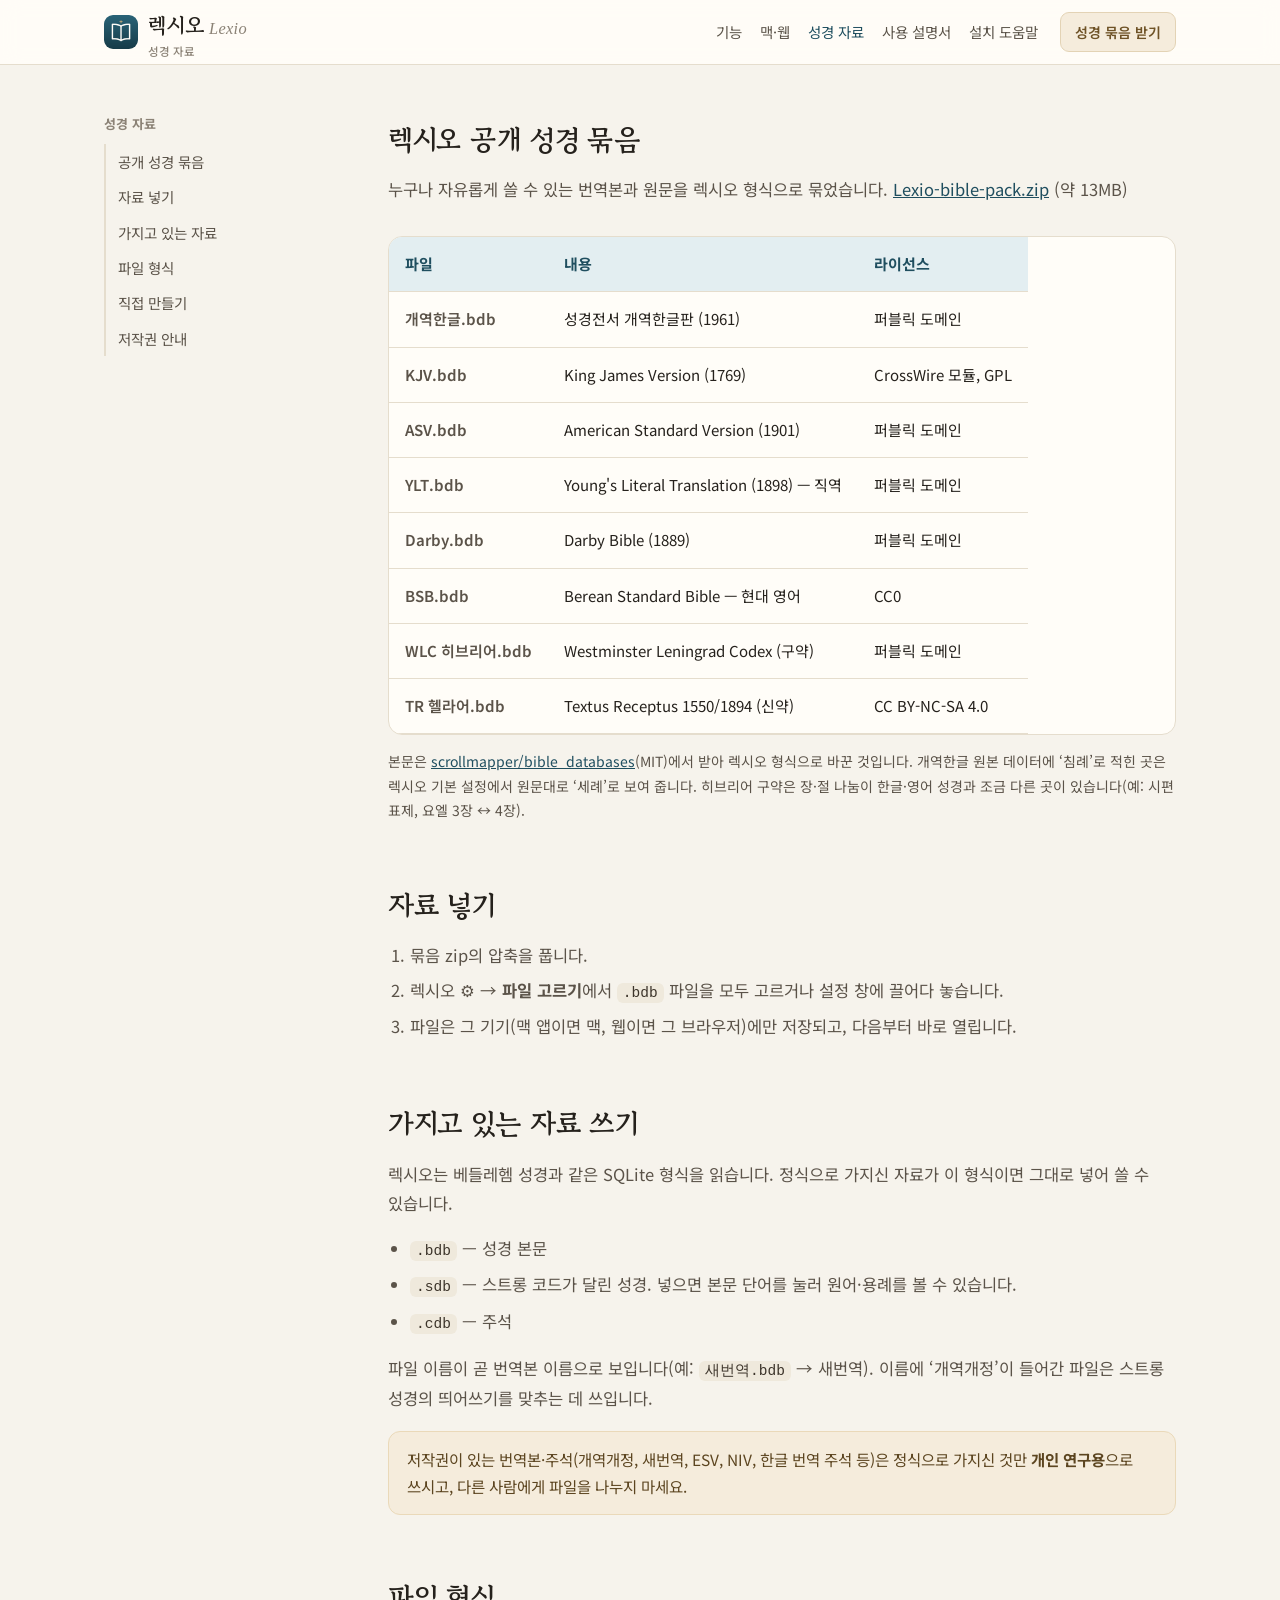
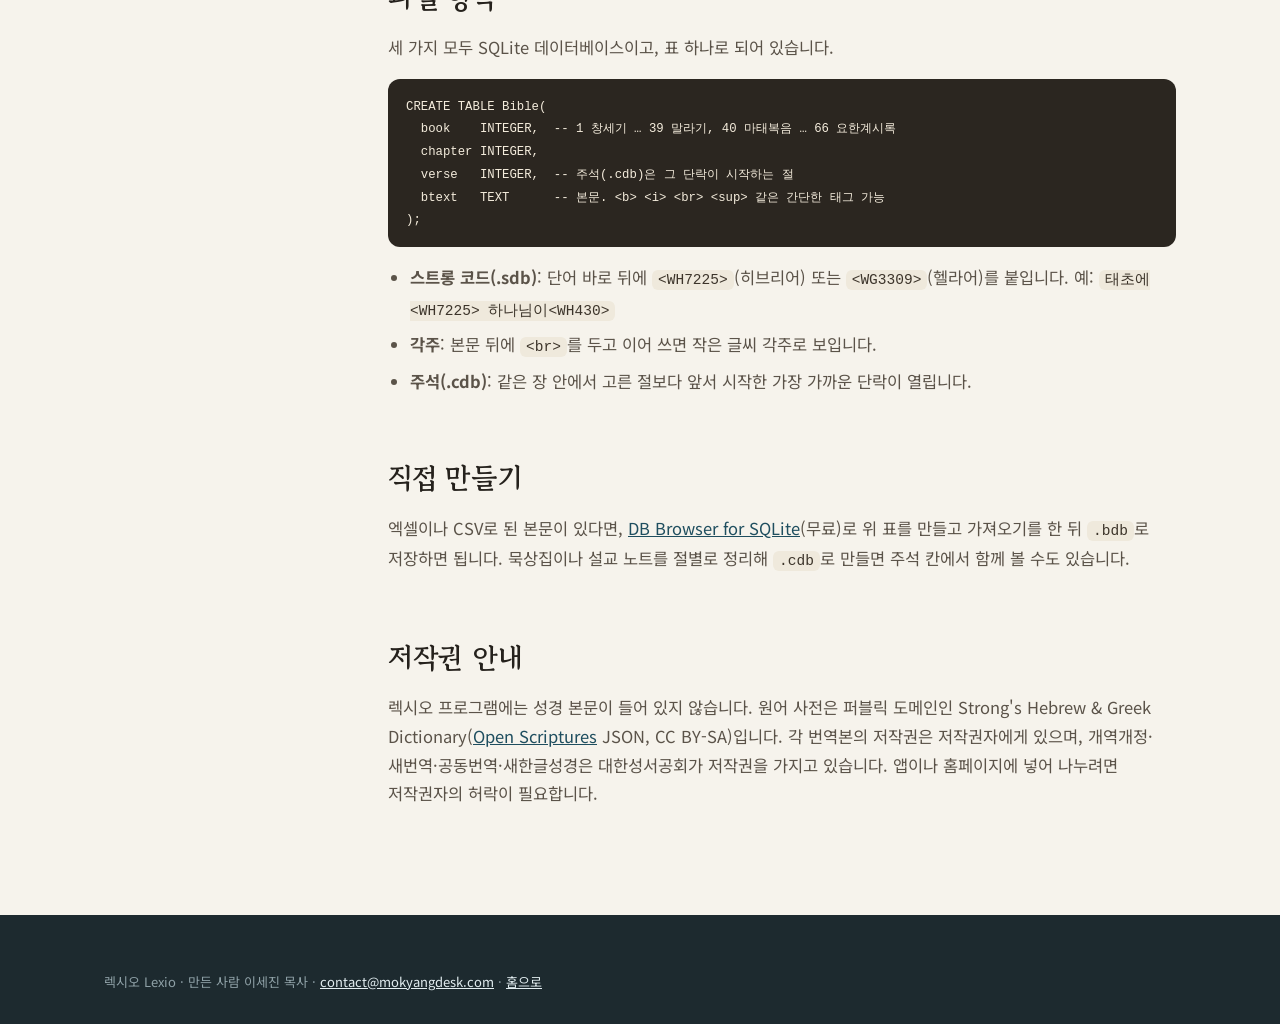
<file: bible.html>
<!DOCTYPE html>
<html lang="ko">
<head>
<meta charset="utf-8"><meta name="viewport" content="width=device-width, initial-scale=1">
<title>성경 자료 — 렉시오</title>
<meta name="theme-color" content="#1f4e5f">
<link rel="icon" href="assets/favicon.png">
<link rel="preconnect" href="https://fonts.googleapis.com"><link rel="preconnect" href="https://fonts.gstatic.com" crossorigin>
<link href="https://fonts.googleapis.com/css2?family=Noto+Sans+KR:wght@400;500;600;700&family=Gowun+Batang:wght@400;700&display=swap" rel="stylesheet">
<link rel="stylesheet" href="style.css">
</head>
<body>
<header class="top"><div class="wrap">
  <a class="logo" href="index.html"><img src="assets/icon.png" alt=""><span>렉시오<span class="en">Lexio</span><small>성경 자료</small></span></a>
  <nav class="menu"><a href="index.html#features">기능</a><a href="index.html#where">맥·웹</a><a class="on" href="bible.html">성경 자료</a><a href="guide.html">사용 설명서</a><a href="install.html">설치 도움말</a></nav>
  <a class="btn sm gold" href="https://github.com/shepherdsdesk/lexio/releases/latest/download/Lexio-bible-pack.zip">성경 묶음 받기</a>
</div></header>

<div class="wrap doc">
<aside class="toc"><b>성경 자료</b>
  <a href="#pack">공개 성경 묶음</a><a href="#add">자료 넣기</a><a href="#own">가지고 있는 자료</a><a href="#format">파일 형식</a><a href="#make">직접 만들기</a><a href="#copyright">저작권 안내</a>
</aside>
<article>

<h2 id="pack">렉시오 공개 성경 묶음</h2>
<p>누구나 자유롭게 쓸 수 있는 번역본과 원문을 렉시오 형식으로 묶었습니다. <a href="https://github.com/shepherdsdesk/lexio/releases/latest/download/Lexio-bible-pack.zip">Lexio-bible-pack.zip</a> (약 13MB)</p>
<table class="cmp"><thead><tr><th>파일</th><th>내용</th><th>라이선스</th></tr></thead><tbody>
<tr><td>개역한글.bdb</td><td>성경전서 개역한글판 (1961)</td><td>퍼블릭 도메인</td></tr>
<tr><td>KJV.bdb</td><td>King James Version (1769)</td><td>CrossWire 모듈, GPL</td></tr>
<tr><td>ASV.bdb</td><td>American Standard Version (1901)</td><td>퍼블릭 도메인</td></tr>
<tr><td>YLT.bdb</td><td>Young's Literal Translation (1898) — 직역</td><td>퍼블릭 도메인</td></tr>
<tr><td>Darby.bdb</td><td>Darby Bible (1889)</td><td>퍼블릭 도메인</td></tr>
<tr><td>BSB.bdb</td><td>Berean Standard Bible — 현대 영어</td><td>CC0</td></tr>
<tr><td>WLC 히브리어.bdb</td><td>Westminster Leningrad Codex (구약)</td><td>퍼블릭 도메인</td></tr>
<tr><td>TR 헬라어.bdb</td><td>Textus Receptus 1550/1894 (신약)</td><td>CC BY-NC-SA 4.0</td></tr>
</tbody></table>
<p class="small muted">본문은 <a href="https://github.com/scrollmapper/bible_databases">scrollmapper/bible_databases</a>(MIT)에서 받아 렉시오 형식으로 바꾼 것입니다. 개역한글 원본 데이터에 ‘침례’로 적힌 곳은 렉시오 기본 설정에서 원문대로 ‘세례’로 보여 줍니다. 히브리어 구약은 장·절 나눔이 한글·영어 성경과 조금 다른 곳이 있습니다(예: 시편 표제, 요엘 3장 ↔ 4장).</p>

<h2 id="add">자료 넣기</h2>
<ol>
  <li>묶음 zip의 압축을 풉니다.</li>
  <li>렉시오 ⚙︎ → <b>파일 고르기</b>에서 <code>.bdb</code> 파일을 모두 고르거나 설정 창에 끌어다 놓습니다.</li>
  <li>파일은 그 기기(맥 앱이면 맥, 웹이면 그 브라우저)에만 저장되고, 다음부터 바로 열립니다.</li>
</ol>

<h2 id="own">가지고 있는 자료 쓰기</h2>
<p>렉시오는 베들레헴 성경과 같은 SQLite 형식을 읽습니다. 정식으로 가지신 자료가 이 형식이면 그대로 넣어 쓸 수 있습니다.</p>
<ul>
  <li><code>.bdb</code> — 성경 본문</li>
  <li><code>.sdb</code> — 스트롱 코드가 달린 성경. 넣으면 본문 단어를 눌러 원어·용례를 볼 수 있습니다.</li>
  <li><code>.cdb</code> — 주석</li>
</ul>
<p>파일 이름이 곧 번역본 이름으로 보입니다(예: <code>새번역.bdb</code> → 새번역). 이름에 ‘개역개정’이 들어간 파일은 스트롱 성경의 띄어쓰기를 맞추는 데 쓰입니다.</p>
<div class="box">저작권이 있는 번역본·주석(개역개정, 새번역, ESV, NIV, 한글 번역 주석 등)은 정식으로 가지신 것만 <b>개인 연구용</b>으로 쓰시고, 다른 사람에게 파일을 나누지 마세요.</div>

<h2 id="format">파일 형식</h2>
<p>세 가지 모두 SQLite 데이터베이스이고, 표 하나로 되어 있습니다.</p>
<pre><code>CREATE TABLE Bible(
  book    INTEGER,  -- 1 창세기 … 39 말라기, 40 마태복음 … 66 요한계시록
  chapter INTEGER,
  verse   INTEGER,  -- 주석(.cdb)은 그 단락이 시작하는 절
  btext   TEXT      -- 본문. &lt;b&gt; &lt;i&gt; &lt;br&gt; &lt;sup&gt; 같은 간단한 태그 가능
);</code></pre>
<ul>
  <li><b>스트롱 코드(.sdb)</b>: 단어 바로 뒤에 <code>&lt;WH7225&gt;</code>(히브리어) 또는 <code>&lt;WG3309&gt;</code>(헬라어)를 붙입니다. 예: <code>태초에&lt;WH7225&gt; 하나님이&lt;WH430&gt;</code></li>
  <li><b>각주</b>: 본문 뒤에 <code>&lt;br&gt;</code>를 두고 이어 쓰면 작은 글씨 각주로 보입니다.</li>
  <li><b>주석(.cdb)</b>: 같은 장 안에서 고른 절보다 앞서 시작한 가장 가까운 단락이 열립니다.</li>
</ul>

<h2 id="make">직접 만들기</h2>
<p>엑셀이나 CSV로 된 본문이 있다면, <a href="https://sqlitebrowser.org" target="_blank" rel="noopener">DB Browser for SQLite</a>(무료)로 위 표를 만들고 가져오기를 한 뒤 <code>.bdb</code>로 저장하면 됩니다. 묵상집이나 설교 노트를 절별로 정리해 <code>.cdb</code>로 만들면 주석 칸에서 함께 볼 수도 있습니다.</p>

<h2 id="copyright">저작권 안내</h2>
<p>렉시오 프로그램에는 성경 본문이 들어 있지 않습니다. 원어 사전은 퍼블릭 도메인인 Strong's Hebrew &amp; Greek Dictionary(<a href="https://github.com/openscriptures/strongs">Open Scriptures</a> JSON, CC BY-SA)입니다. 각 번역본의 저작권은 저작권자에게 있으며, 개역개정·새번역·공동번역·새한글성경은 대한성서공회가 저작권을 가지고 있습니다. 앱이나 홈페이지에 넣어 나누려면 저작권자의 허락이 필요합니다.</p>
</article>
</div>

<footer><div class="wrap"><div class="fine" style="border:none;margin:0;padding:0">렉시오 Lexio · 만든 사람 이세진 목사 · <a href="mailto:contact@mokyangdesk.com">contact@mokyangdesk.com</a> · <a href="index.html">홈으로</a></div></div></footer>
</body>
</html>
</file>
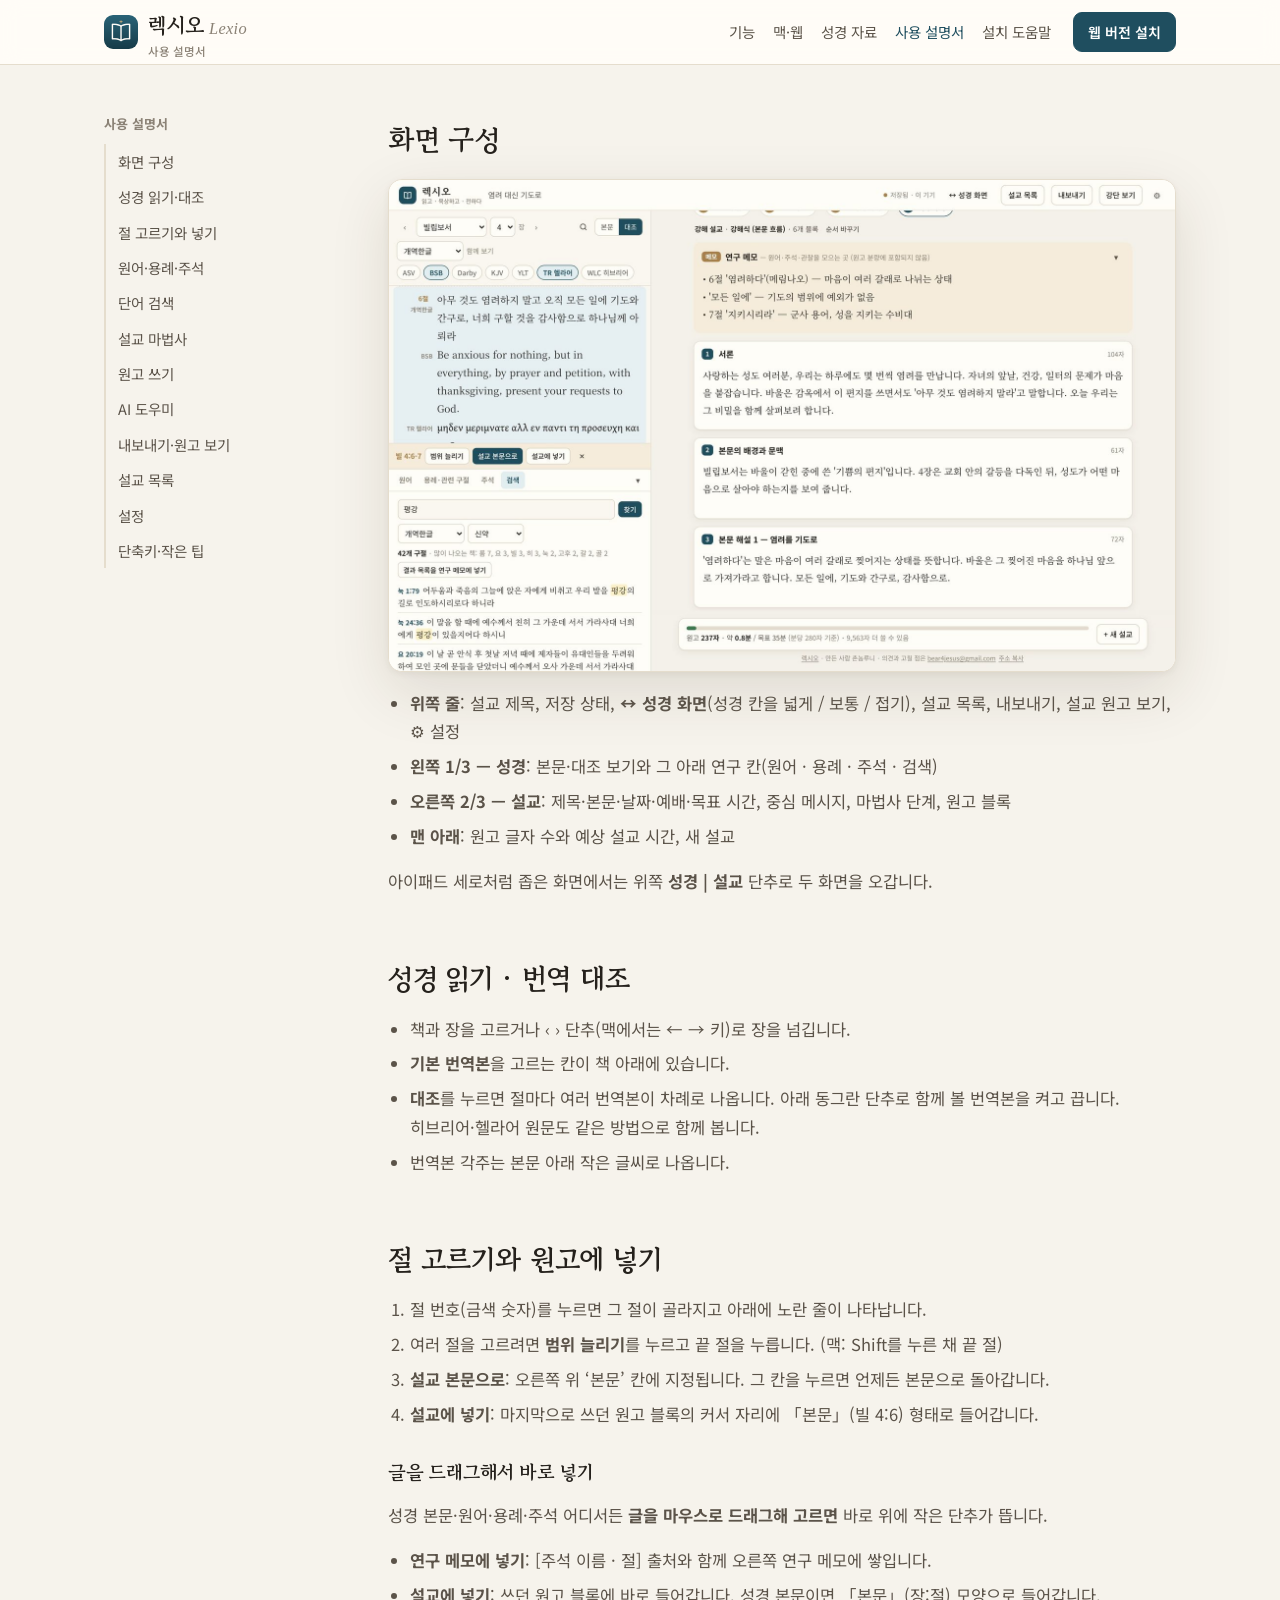
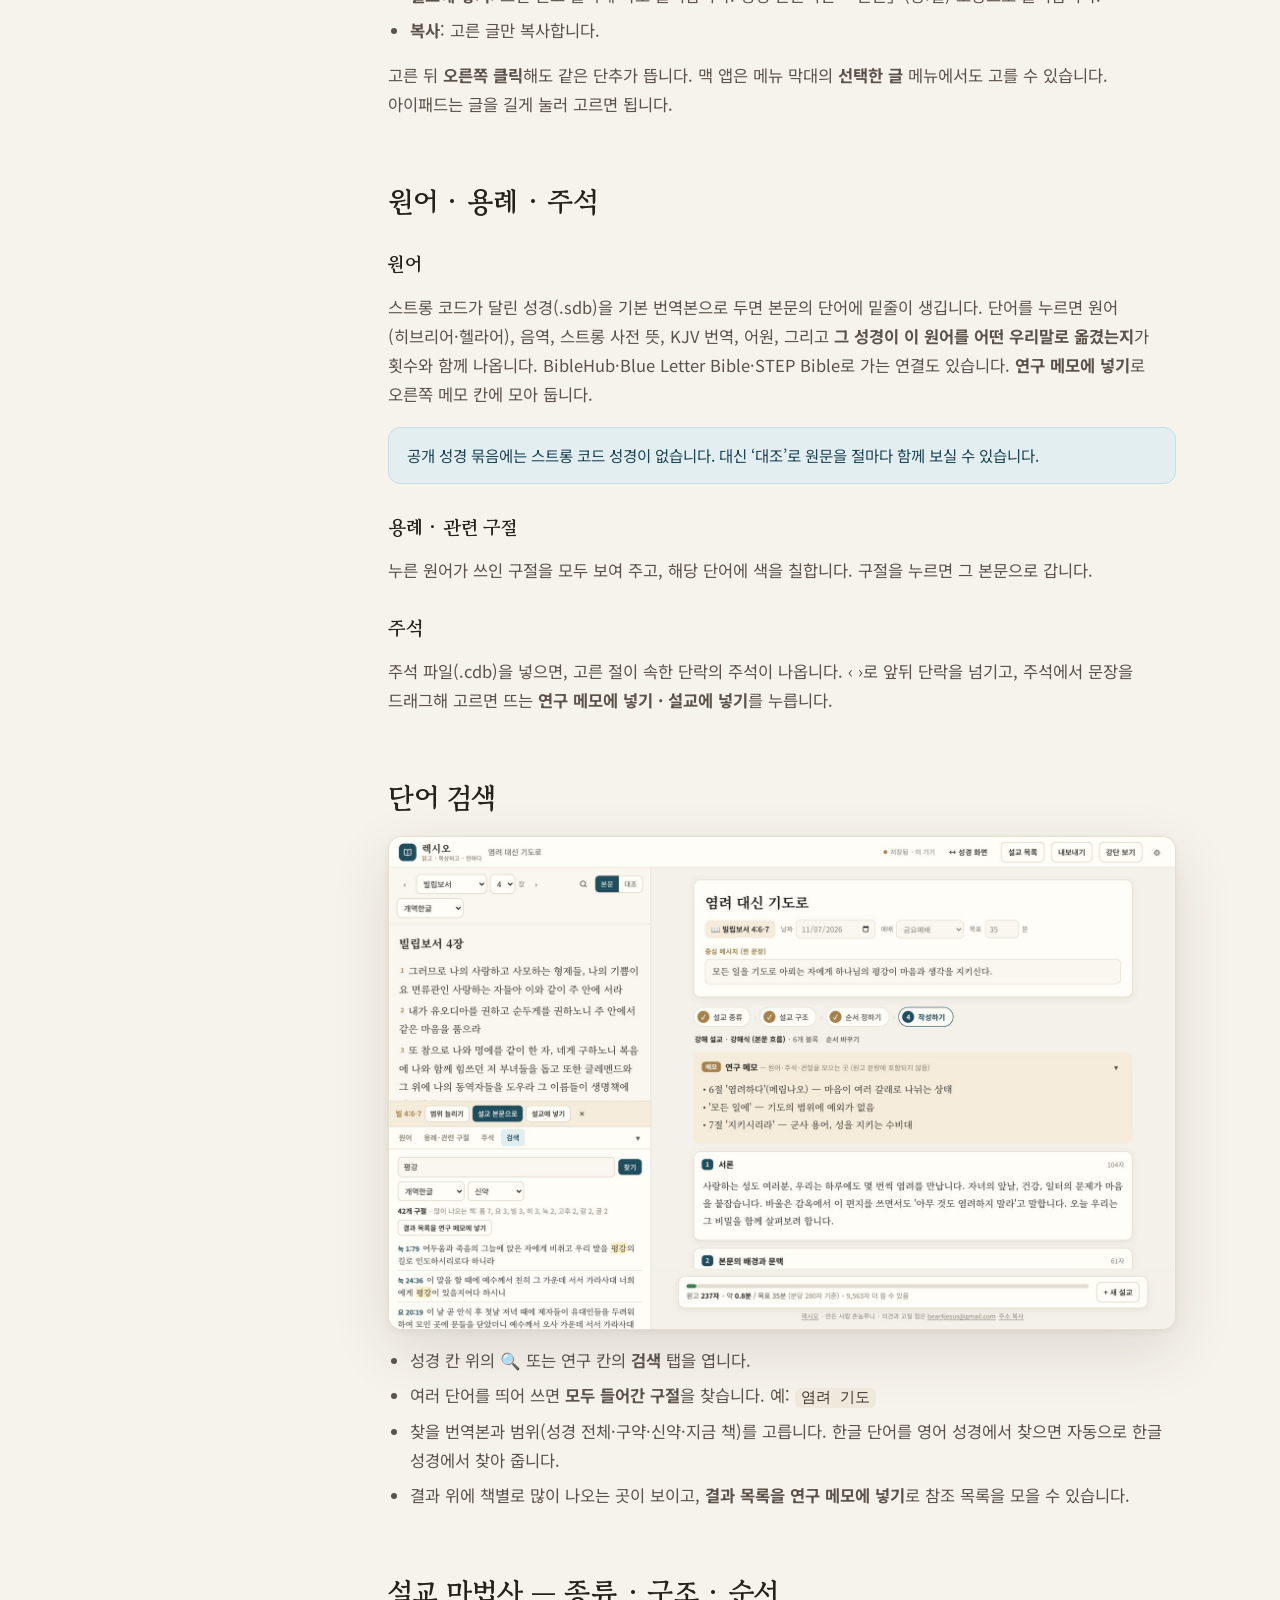
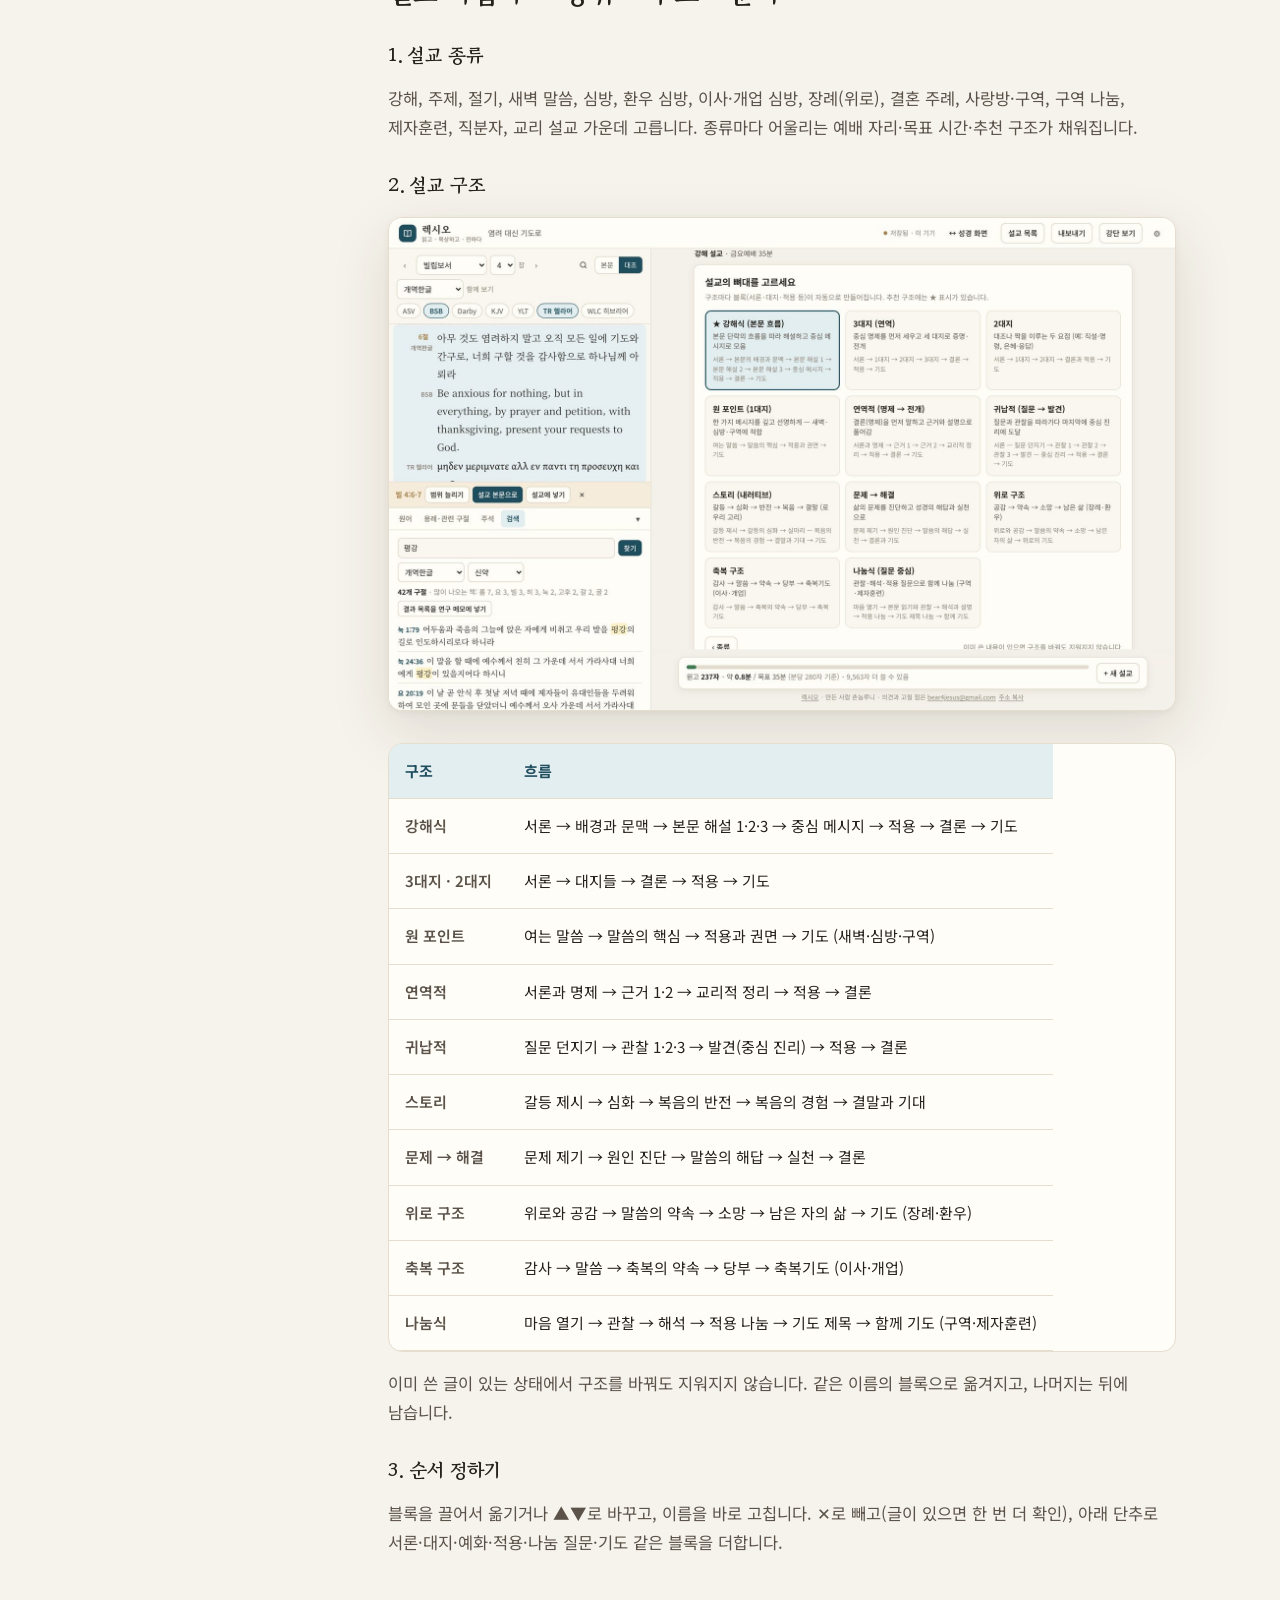
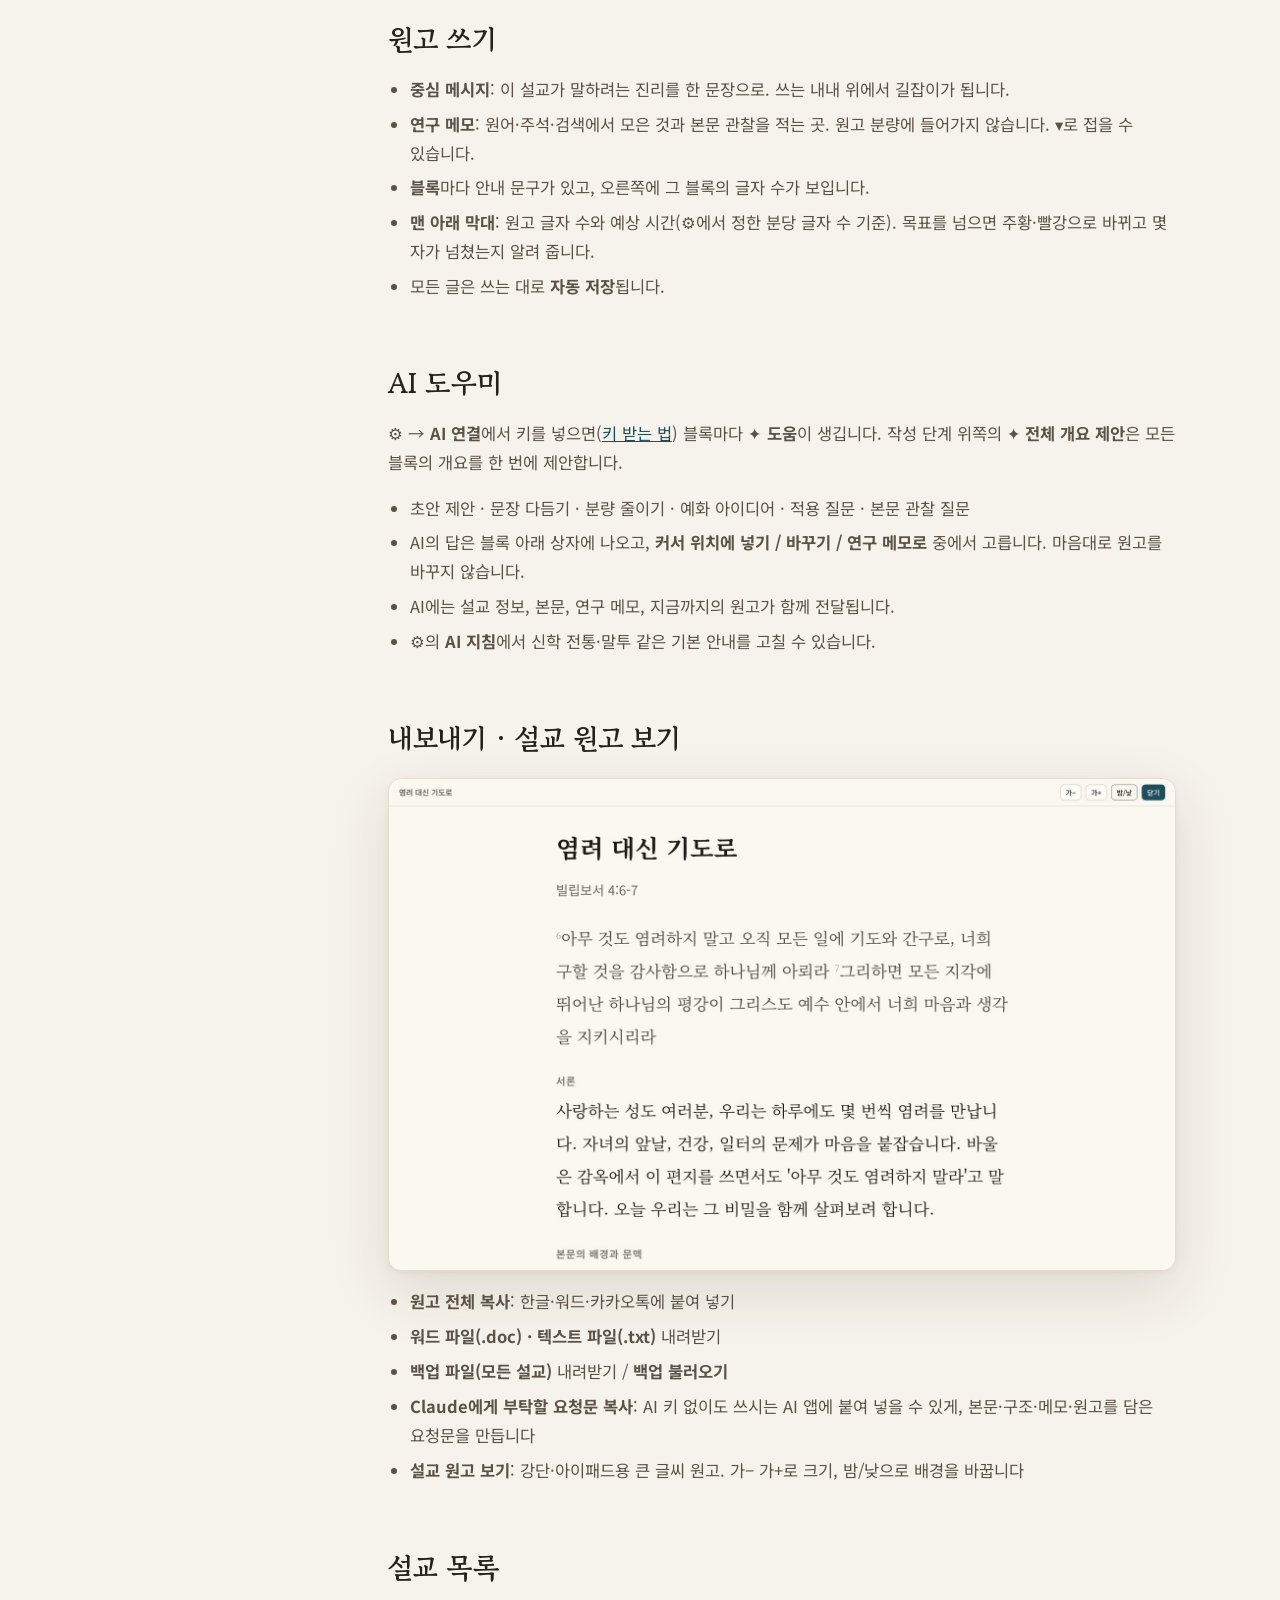
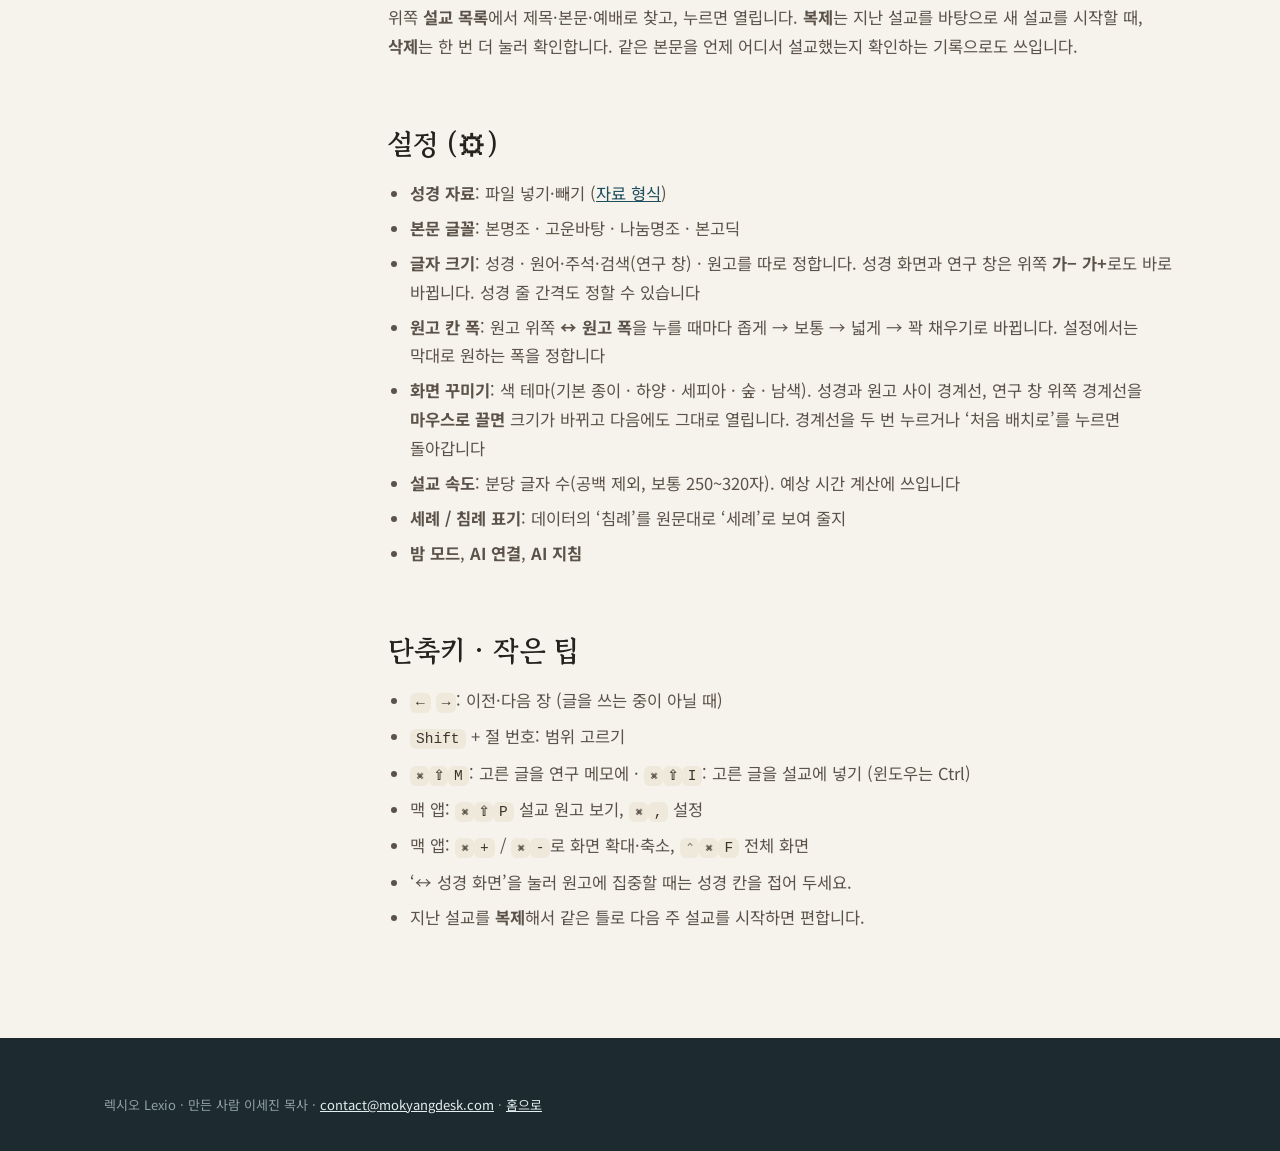
<file: guide.html>
<!DOCTYPE html>
<html lang="ko">
<head>
<meta charset="utf-8"><meta name="viewport" content="width=device-width, initial-scale=1">
<title>사용 설명서 — 렉시오</title>
<meta name="theme-color" content="#1f4e5f">
<link rel="icon" href="assets/favicon.png">
<link rel="preconnect" href="https://fonts.googleapis.com"><link rel="preconnect" href="https://fonts.gstatic.com" crossorigin>
<link href="https://fonts.googleapis.com/css2?family=Noto+Sans+KR:wght@400;500;600;700&family=Gowun+Batang:wght@400;700&display=swap" rel="stylesheet">
<link rel="stylesheet" href="style.css">
</head>
<body>
<header class="top"><div class="wrap">
  <a class="logo" href="index.html"><img src="assets/icon.png" alt=""><span>렉시오<span class="en">Lexio</span><small>사용 설명서</small></span></a>
  <nav class="menu"><a href="index.html#features">기능</a><a href="index.html#where">맥·웹</a><a href="bible.html">성경 자료</a><a class="on" href="guide.html">사용 설명서</a><a href="install.html">설치 도움말</a></nav>
  <a class="btn sm primary" href="install.html#web">웹 버전 설치</a>
</div></header>

<div class="wrap doc">
<aside class="toc"><b>사용 설명서</b>
  <a href="#screen">화면 구성</a><a href="#read">성경 읽기·대조</a><a href="#select">절 고르기와 넣기</a><a href="#study">원어·용례·주석</a><a href="#search">단어 검색</a><a href="#wizard">설교 마법사</a><a href="#write">원고 쓰기</a><a href="#ai">AI 도우미</a><a href="#export">내보내기·원고 보기</a><a href="#list">설교 목록</a><a href="#settings">설정</a><a href="#keys">단축키·작은 팁</a>
</aside>
<article>

<h2 id="screen">화면 구성</h2>
<div class="shot"><img src="assets/main.jpg" alt="렉시오 전체 화면" loading="lazy"></div>
<ul>
  <li><b>위쪽 줄</b>: 설교 제목, 저장 상태, <b>↔ 성경 화면</b>(성경 칸을 넓게 / 보통 / 접기), 설교 목록, 내보내기, 설교 원고 보기, ⚙ 설정</li>
  <li><b>왼쪽 1/3 — 성경</b>: 본문·대조 보기와 그 아래 연구 칸(원어 · 용례 · 주석 · 검색)</li>
  <li><b>오른쪽 2/3 — 설교</b>: 제목·본문·날짜·예배·목표 시간, 중심 메시지, 마법사 단계, 원고 블록</li>
  <li><b>맨 아래</b>: 원고 글자 수와 예상 설교 시간, 새 설교</li>
</ul>
<p>아이패드 세로처럼 좁은 화면에서는 위쪽 <b>성경 | 설교</b> 단추로 두 화면을 오갑니다.</p>

<h2 id="read">성경 읽기 · 번역 대조</h2>
<ul>
  <li>책과 장을 고르거나 ‹ › 단추(맥에서는 ← → 키)로 장을 넘깁니다.</li>
  <li><b>기본 번역본</b>을 고르는 칸이 책 아래에 있습니다.</li>
  <li><b>대조</b>를 누르면 절마다 여러 번역본이 차례로 나옵니다. 아래 동그란 단추로 함께 볼 번역본을 켜고 끕니다. 히브리어·헬라어 원문도 같은 방법으로 함께 봅니다.</li>
  <li>번역본 각주는 본문 아래 작은 글씨로 나옵니다.</li>
</ul>

<h2 id="select">절 고르기와 원고에 넣기</h2>
<ol>
  <li>절 번호(금색 숫자)를 누르면 그 절이 골라지고 아래에 노란 줄이 나타납니다.</li>
  <li>여러 절을 고르려면 <b>범위 늘리기</b>를 누르고 끝 절을 누릅니다. (맥: Shift를 누른 채 끝 절)</li>
  <li><b>설교 본문으로</b>: 오른쪽 위 ‘본문’ 칸에 지정됩니다. 그 칸을 누르면 언제든 본문으로 돌아갑니다.</li>
  <li><b>설교에 넣기</b>: 마지막으로 쓰던 원고 블록의 커서 자리에 「본문」(빌 4:6) 형태로 들어갑니다.</li>
</ol>
<h3 id="selpop">글을 드래그해서 바로 넣기</h3>
<p>성경 본문·원어·용례·주석 어디서든 <b>글을 마우스로 드래그해 고르면</b> 바로 위에 작은 단추가 뜹니다.</p>
<ul>
  <li><b>연구 메모에 넣기</b>: [주석 이름 · 절] 출처와 함께 오른쪽 연구 메모에 쌓입니다.</li>
  <li><b>설교에 넣기</b>: 쓰던 원고 블록에 바로 들어갑니다. 성경 본문이면 「본문」(장:절) 모양으로 들어갑니다.</li>
  <li><b>복사</b>: 고른 글만 복사합니다.</li>
</ul>
<p>고른 뒤 <b>오른쪽 클릭</b>해도 같은 단추가 뜹니다. 맥 앱은 메뉴 막대의 <b>선택한 글</b> 메뉴에서도 고를 수 있습니다. 아이패드는 글을 길게 눌러 고르면 됩니다.</p>

<h2 id="study">원어 · 용례 · 주석</h2>
<h3>원어</h3>
<p>스트롱 코드가 달린 성경(.sdb)을 기본 번역본으로 두면 본문의 단어에 밑줄이 생깁니다. 단어를 누르면 원어(히브리어·헬라어), 음역, 스트롱 사전 뜻, KJV 번역, 어원, 그리고 <b>그 성경이 이 원어를 어떤 우리말로 옮겼는지</b>가 횟수와 함께 나옵니다. BibleHub·Blue Letter Bible·STEP Bible로 가는 연결도 있습니다. <b>연구 메모에 넣기</b>로 오른쪽 메모 칸에 모아 둡니다.</p>
<div class="box info">공개 성경 묶음에는 스트롱 코드 성경이 없습니다. 대신 ‘대조’로 원문을 절마다 함께 보실 수 있습니다.</div>
<h3>용례 · 관련 구절</h3>
<p>누른 원어가 쓰인 구절을 모두 보여 주고, 해당 단어에 색을 칠합니다. 구절을 누르면 그 본문으로 갑니다.</p>
<h3>주석</h3>
<p>주석 파일(.cdb)을 넣으면, 고른 절이 속한 단락의 주석이 나옵니다. ‹ ›로 앞뒤 단락을 넘기고, 주석에서 문장을 드래그해 고르면 뜨는 <b>연구 메모에 넣기 · 설교에 넣기</b>를 누릅니다.</p>

<h2 id="search">단어 검색</h2>
<div class="shot"><img src="assets/search.jpg" alt="검색 화면" loading="lazy"></div>
<ul>
  <li>성경 칸 위의 🔍 또는 연구 칸의 <b>검색</b> 탭을 엽니다.</li>
  <li>여러 단어를 띄어 쓰면 <b>모두 들어간 구절</b>을 찾습니다. 예: <code>염려 기도</code></li>
  <li>찾을 번역본과 범위(성경 전체·구약·신약·지금 책)를 고릅니다. 한글 단어를 영어 성경에서 찾으면 자동으로 한글 성경에서 찾아 줍니다.</li>
  <li>결과 위에 책별로 많이 나오는 곳이 보이고, <b>결과 목록을 연구 메모에 넣기</b>로 참조 목록을 모을 수 있습니다.</li>
</ul>

<h2 id="wizard">설교 마법사 — 종류 · 구조 · 순서</h2>
<h3>1. 설교 종류</h3>
<p>강해, 주제, 절기, 새벽 말씀, 심방, 환우 심방, 이사·개업 심방, 장례(위로), 결혼 주례, 사랑방·구역, 구역 나눔, 제자훈련, 직분자, 교리 설교 가운데 고릅니다. 종류마다 어울리는 예배 자리·목표 시간·추천 구조가 채워집니다.</p>
<h3>2. 설교 구조</h3>
<div class="shot"><img src="assets/wizard.jpg" alt="구조 고르기" loading="lazy"></div>
<table class="cmp"><thead><tr><th>구조</th><th>흐름</th></tr></thead><tbody>
<tr><td>강해식</td><td>서론 → 배경과 문맥 → 본문 해설 1·2·3 → 중심 메시지 → 적용 → 결론 → 기도</td></tr>
<tr><td>3대지 · 2대지</td><td>서론 → 대지들 → 결론 → 적용 → 기도</td></tr>
<tr><td>원 포인트</td><td>여는 말씀 → 말씀의 핵심 → 적용과 권면 → 기도 (새벽·심방·구역)</td></tr>
<tr><td>연역적</td><td>서론과 명제 → 근거 1·2 → 교리적 정리 → 적용 → 결론</td></tr>
<tr><td>귀납적</td><td>질문 던지기 → 관찰 1·2·3 → 발견(중심 진리) → 적용 → 결론</td></tr>
<tr><td>스토리</td><td>갈등 제시 → 심화 → 복음의 반전 → 복음의 경험 → 결말과 기대</td></tr>
<tr><td>문제 → 해결</td><td>문제 제기 → 원인 진단 → 말씀의 해답 → 실천 → 결론</td></tr>
<tr><td>위로 구조</td><td>위로와 공감 → 말씀의 약속 → 소망 → 남은 자의 삶 → 기도 (장례·환우)</td></tr>
<tr><td>축복 구조</td><td>감사 → 말씀 → 축복의 약속 → 당부 → 축복기도 (이사·개업)</td></tr>
<tr><td>나눔식</td><td>마음 열기 → 관찰 → 해석 → 적용 나눔 → 기도 제목 → 함께 기도 (구역·제자훈련)</td></tr>
</tbody></table>
<p>이미 쓴 글이 있는 상태에서 구조를 바꿔도 지워지지 않습니다. 같은 이름의 블록으로 옮겨지고, 나머지는 뒤에 남습니다.</p>
<h3>3. 순서 정하기</h3>
<p>블록을 끌어서 옮기거나 ▲▼로 바꾸고, 이름을 바로 고칩니다. ✕로 빼고(글이 있으면 한 번 더 확인), 아래 단추로 서론·대지·예화·적용·나눔 질문·기도 같은 블록을 더합니다.</p>

<h2 id="write">원고 쓰기</h2>
<ul>
  <li><b>중심 메시지</b>: 이 설교가 말하려는 진리를 한 문장으로. 쓰는 내내 위에서 길잡이가 됩니다.</li>
  <li><b>연구 메모</b>: 원어·주석·검색에서 모은 것과 본문 관찰을 적는 곳. 원고 분량에 들어가지 않습니다. ▾로 접을 수 있습니다.</li>
  <li><b>블록</b>마다 안내 문구가 있고, 오른쪽에 그 블록의 글자 수가 보입니다.</li>
  <li><b>맨 아래 막대</b>: 원고 글자 수와 예상 시간(⚙︎에서 정한 분당 글자 수 기준). 목표를 넘으면 주황·빨강으로 바뀌고 몇 자가 넘쳤는지 알려 줍니다.</li>
  <li>모든 글은 쓰는 대로 <b>자동 저장</b>됩니다.</li>
</ul>

<h2 id="ai">AI 도우미</h2>
<p>⚙︎ → <b>AI 연결</b>에서 키를 넣으면(<a href="install.html#ai">키 받는 법</a>) 블록마다 <b>✦ 도움</b>이 생깁니다. 작성 단계 위쪽의 <b>✦ 전체 개요 제안</b>은 모든 블록의 개요를 한 번에 제안합니다.</p>
<ul>
  <li>초안 제안 · 문장 다듬기 · 분량 줄이기 · 예화 아이디어 · 적용 질문 · 본문 관찰 질문</li>
  <li>AI의 답은 블록 아래 상자에 나오고, <b>커서 위치에 넣기 / 바꾸기 / 연구 메모로</b> 중에서 고릅니다. 마음대로 원고를 바꾸지 않습니다.</li>
  <li>AI에는 설교 정보, 본문, 연구 메모, 지금까지의 원고가 함께 전달됩니다.</li>
  <li>⚙︎의 <b>AI 지침</b>에서 신학 전통·말투 같은 기본 안내를 고칠 수 있습니다.</li>
</ul>

<h2 id="export">내보내기 · 설교 원고 보기</h2>
<div class="shot"><img src="assets/pulpit.jpg" alt="설교 원고 보기" loading="lazy"></div>
<ul>
  <li><b>원고 전체 복사</b>: 한글·워드·카카오톡에 붙여 넣기</li>
  <li><b>워드 파일(.doc) · 텍스트 파일(.txt)</b> 내려받기</li>
  <li><b>백업 파일(모든 설교)</b> 내려받기 / <b>백업 불러오기</b></li>
  <li><b>Claude에게 부탁할 요청문 복사</b>: AI 키 없이도 쓰시는 AI 앱에 붙여 넣을 수 있게, 본문·구조·메모·원고를 담은 요청문을 만듭니다</li>
  <li><b>설교 원고 보기</b>: 강단·아이패드용 큰 글씨 원고. 가− 가+로 크기, 밤/낮으로 배경을 바꿉니다</li>
</ul>

<h2 id="list">설교 목록</h2>
<p>위쪽 <b>설교 목록</b>에서 제목·본문·예배로 찾고, 누르면 열립니다. <b>복제</b>는 지난 설교를 바탕으로 새 설교를 시작할 때, <b>삭제</b>는 한 번 더 눌러 확인합니다. 같은 본문을 언제 어디서 설교했는지 확인하는 기록으로도 쓰입니다.</p>

<h2 id="settings">설정 (⚙︎)</h2>
<ul>
  <li><b>성경 자료</b>: 파일 넣기·빼기 (<a href="bible.html">자료 형식</a>)</li>
  <li><b>본문 글꼴</b>: 본명조 · 고운바탕 · 나눔명조 · 본고딕</li>
  <li><b>글자 크기</b>: 성경 · 원어·주석·검색(연구 창) · 원고를 따로 정합니다. 성경 화면과 연구 창은 위쪽 <b>가− 가+</b>로도 바로 바뀝니다. 성경 줄 간격도 정할 수 있습니다</li>
  <li><b>원고 칸 폭</b>: 원고 위쪽 <b>↔ 원고 폭</b>을 누를 때마다 좁게 → 보통 → 넓게 → 꽉 채우기로 바뀝니다. 설정에서는 막대로 원하는 폭을 정합니다</li>
  <li><b>화면 꾸미기</b>: 색 테마(기본 종이 · 하양 · 세피아 · 숲 · 남색). 성경과 원고 사이 경계선, 연구 창 위쪽 경계선을 <b>마우스로 끌면</b> 크기가 바뀌고 다음에도 그대로 열립니다. 경계선을 두 번 누르거나 ‘처음 배치로’를 누르면 돌아갑니다</li>
  <li><b>설교 속도</b>: 분당 글자 수(공백 제외, 보통 250~320자). 예상 시간 계산에 쓰입니다</li>
  <li><b>세례 / 침례 표기</b>: 데이터의 ‘침례’를 원문대로 ‘세례’로 보여 줄지</li>
  <li><b>밤 모드</b>, <b>AI 연결</b>, <b>AI 지침</b></li>
</ul>

<h2 id="keys">단축키 · 작은 팁</h2>
<ul>
  <li><kbd>←</kbd> <kbd>→</kbd>: 이전·다음 장 (글을 쓰는 중이 아닐 때)</li>
  <li><kbd>Shift</kbd> + 절 번호: 범위 고르기</li>
  <li><kbd>⌘</kbd><kbd>⇧</kbd><kbd>M</kbd>: 고른 글을 연구 메모에 · <kbd>⌘</kbd><kbd>⇧</kbd><kbd>I</kbd>: 고른 글을 설교에 넣기 (윈도우는 Ctrl)</li>
  <li>맥 앱: <kbd>⌘</kbd><kbd>⇧</kbd><kbd>P</kbd> 설교 원고 보기, <kbd>⌘</kbd><kbd>,</kbd> 설정</li>
  <li>맥 앱: <kbd>⌘</kbd><kbd>+</kbd> / <kbd>⌘</kbd><kbd>-</kbd>로 화면 확대·축소, <kbd>⌃</kbd><kbd>⌘</kbd><kbd>F</kbd> 전체 화면</li>
  <li>‘↔ 성경 화면’을 눌러 원고에 집중할 때는 성경 칸을 접어 두세요.</li>
  <li>지난 설교를 <b>복제</b>해서 같은 틀로 다음 주 설교를 시작하면 편합니다.</li>
</ul>
</article>
</div>

<footer><div class="wrap"><div class="fine" style="border:none;margin:0;padding:0">렉시오 Lexio · 만든 사람 이세진 목사 · <a href="mailto:contact@mokyangdesk.com">contact@mokyangdesk.com</a> · <a href="index.html">홈으로</a></div></div></footer>
<script src="config.js"></script>
</body>
</html>
</file>
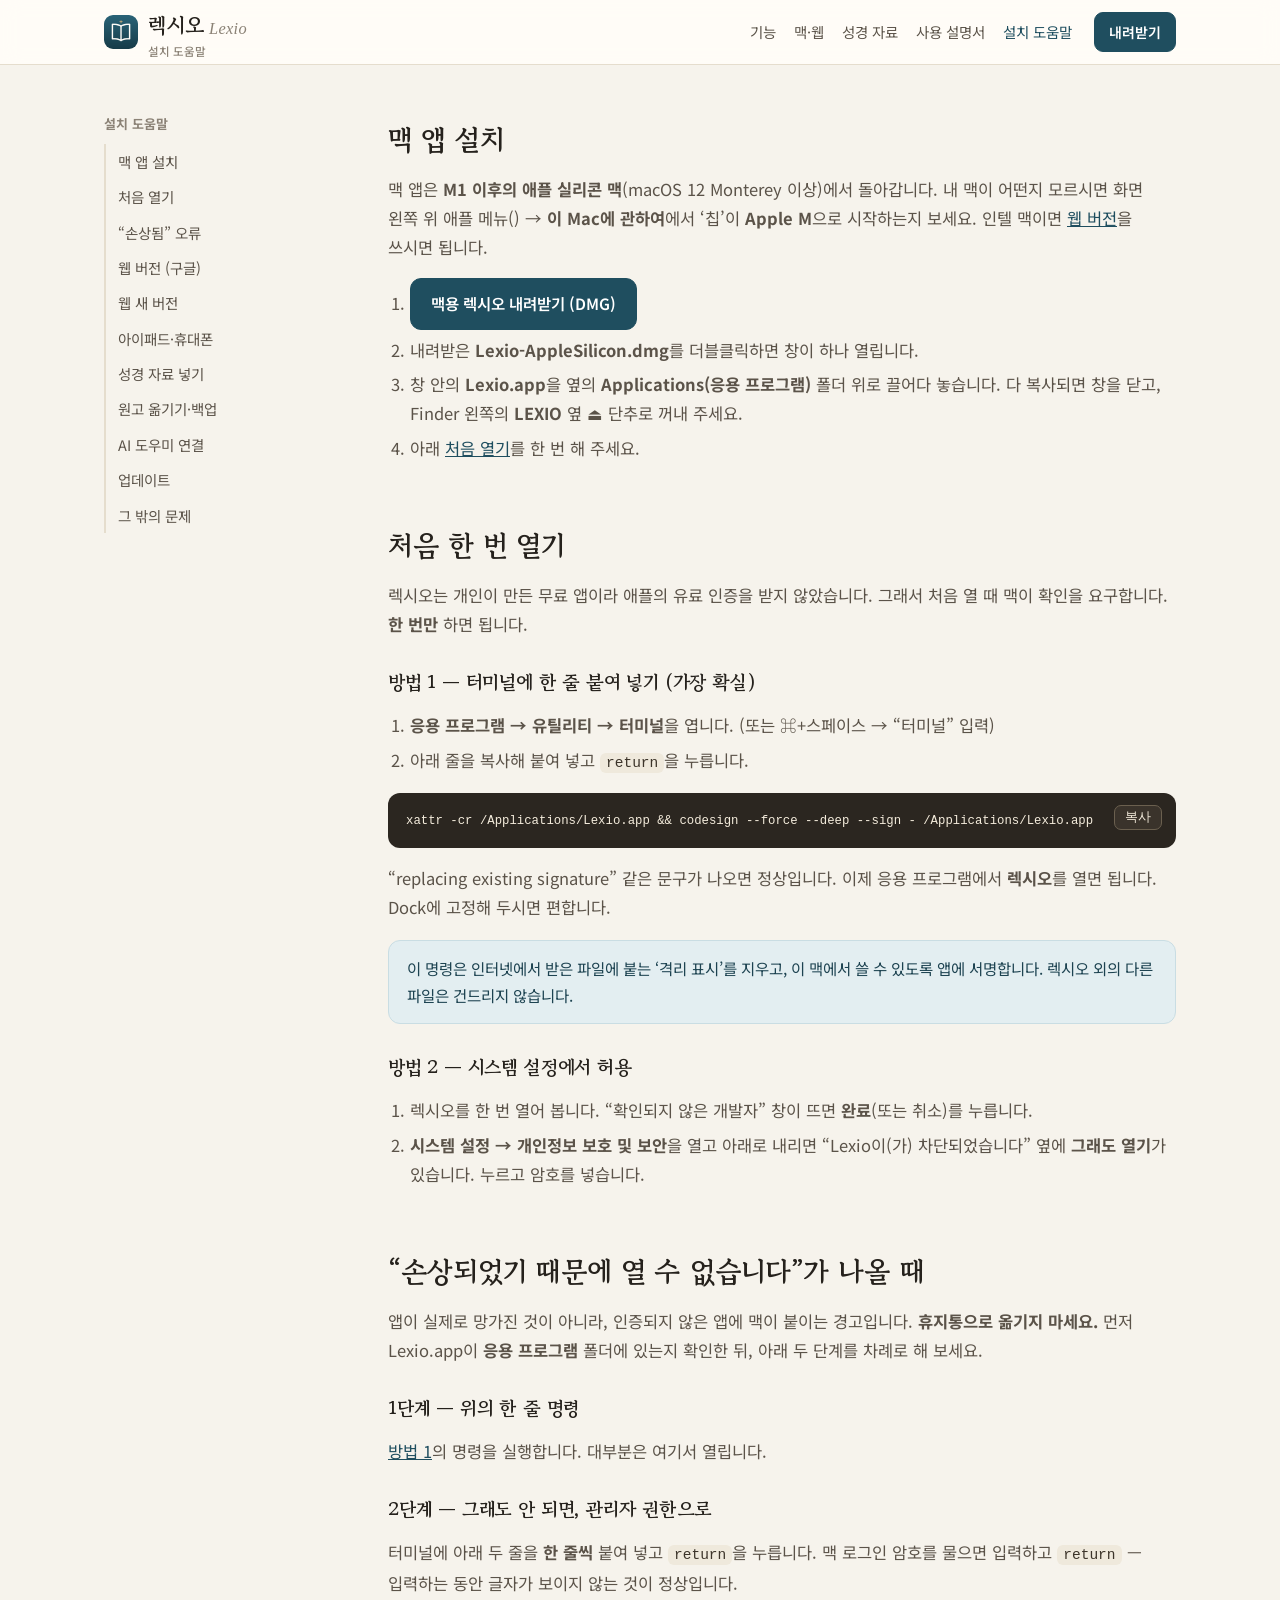
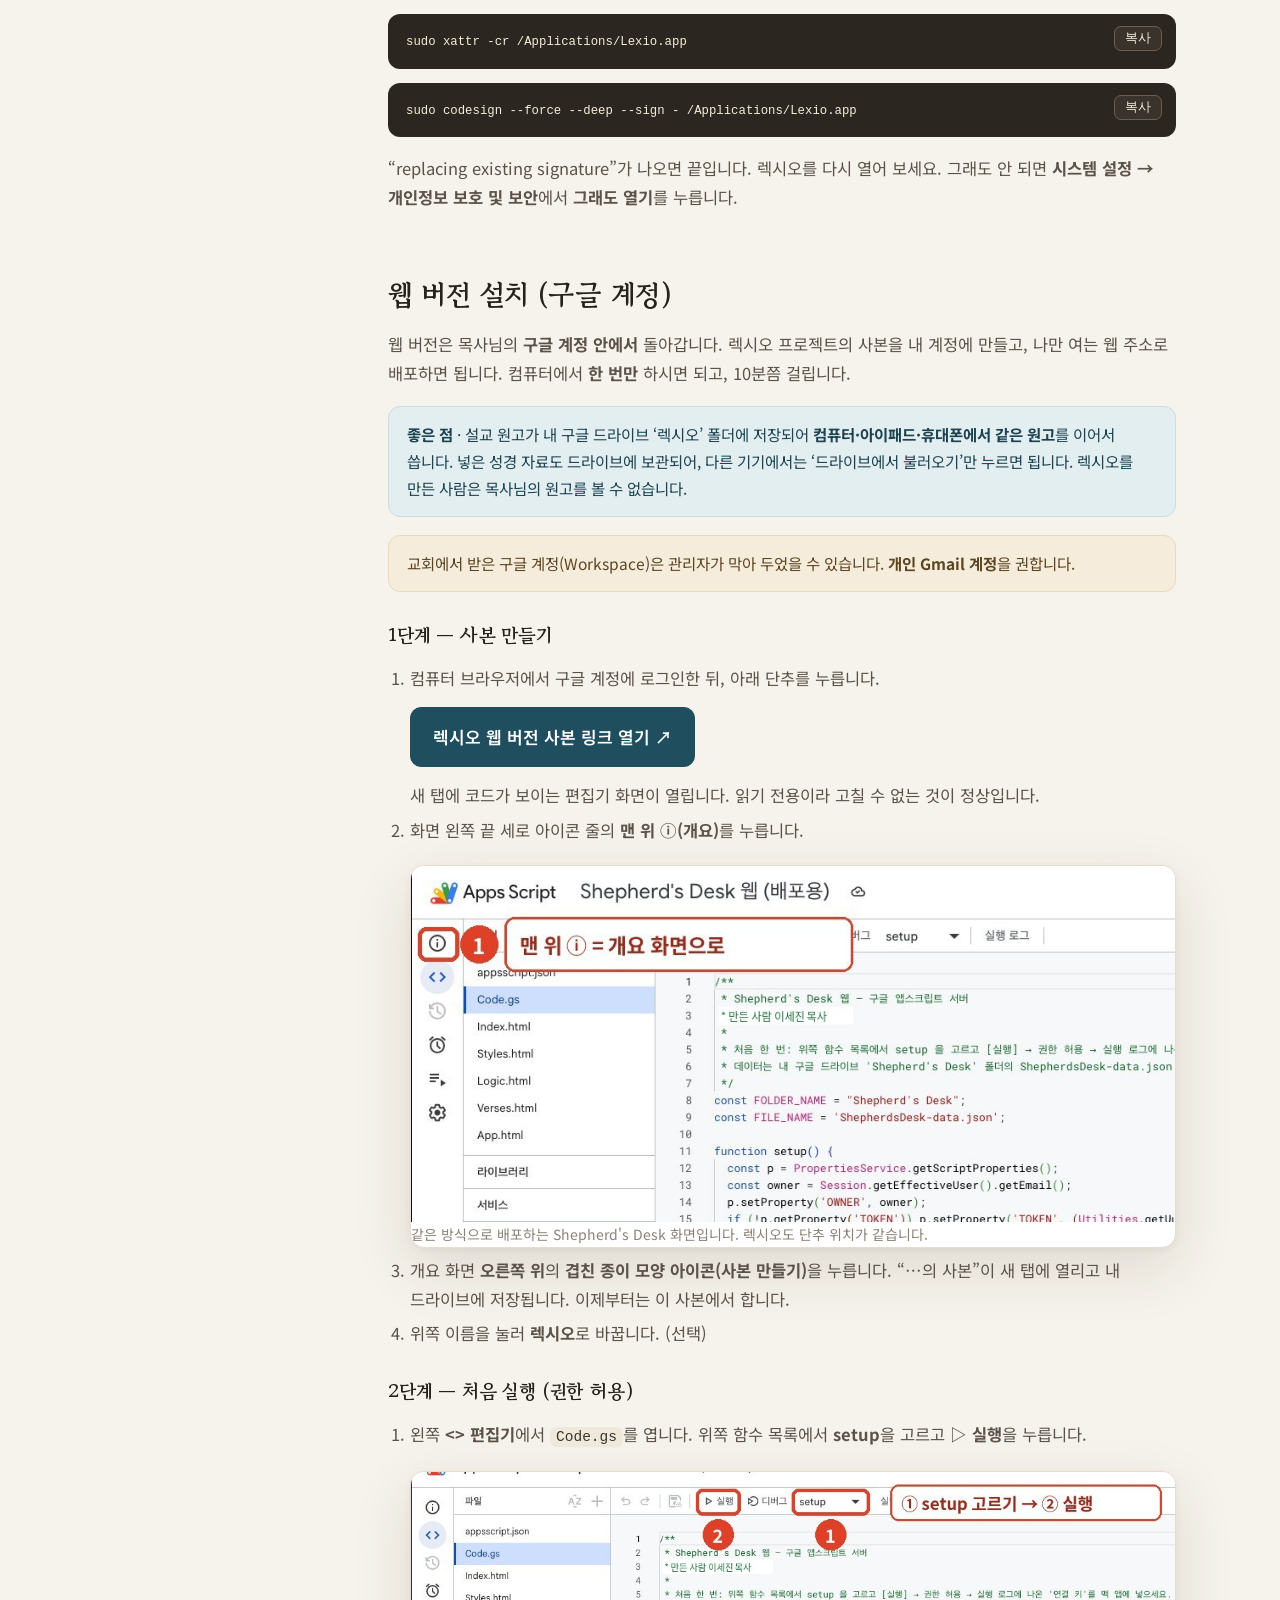
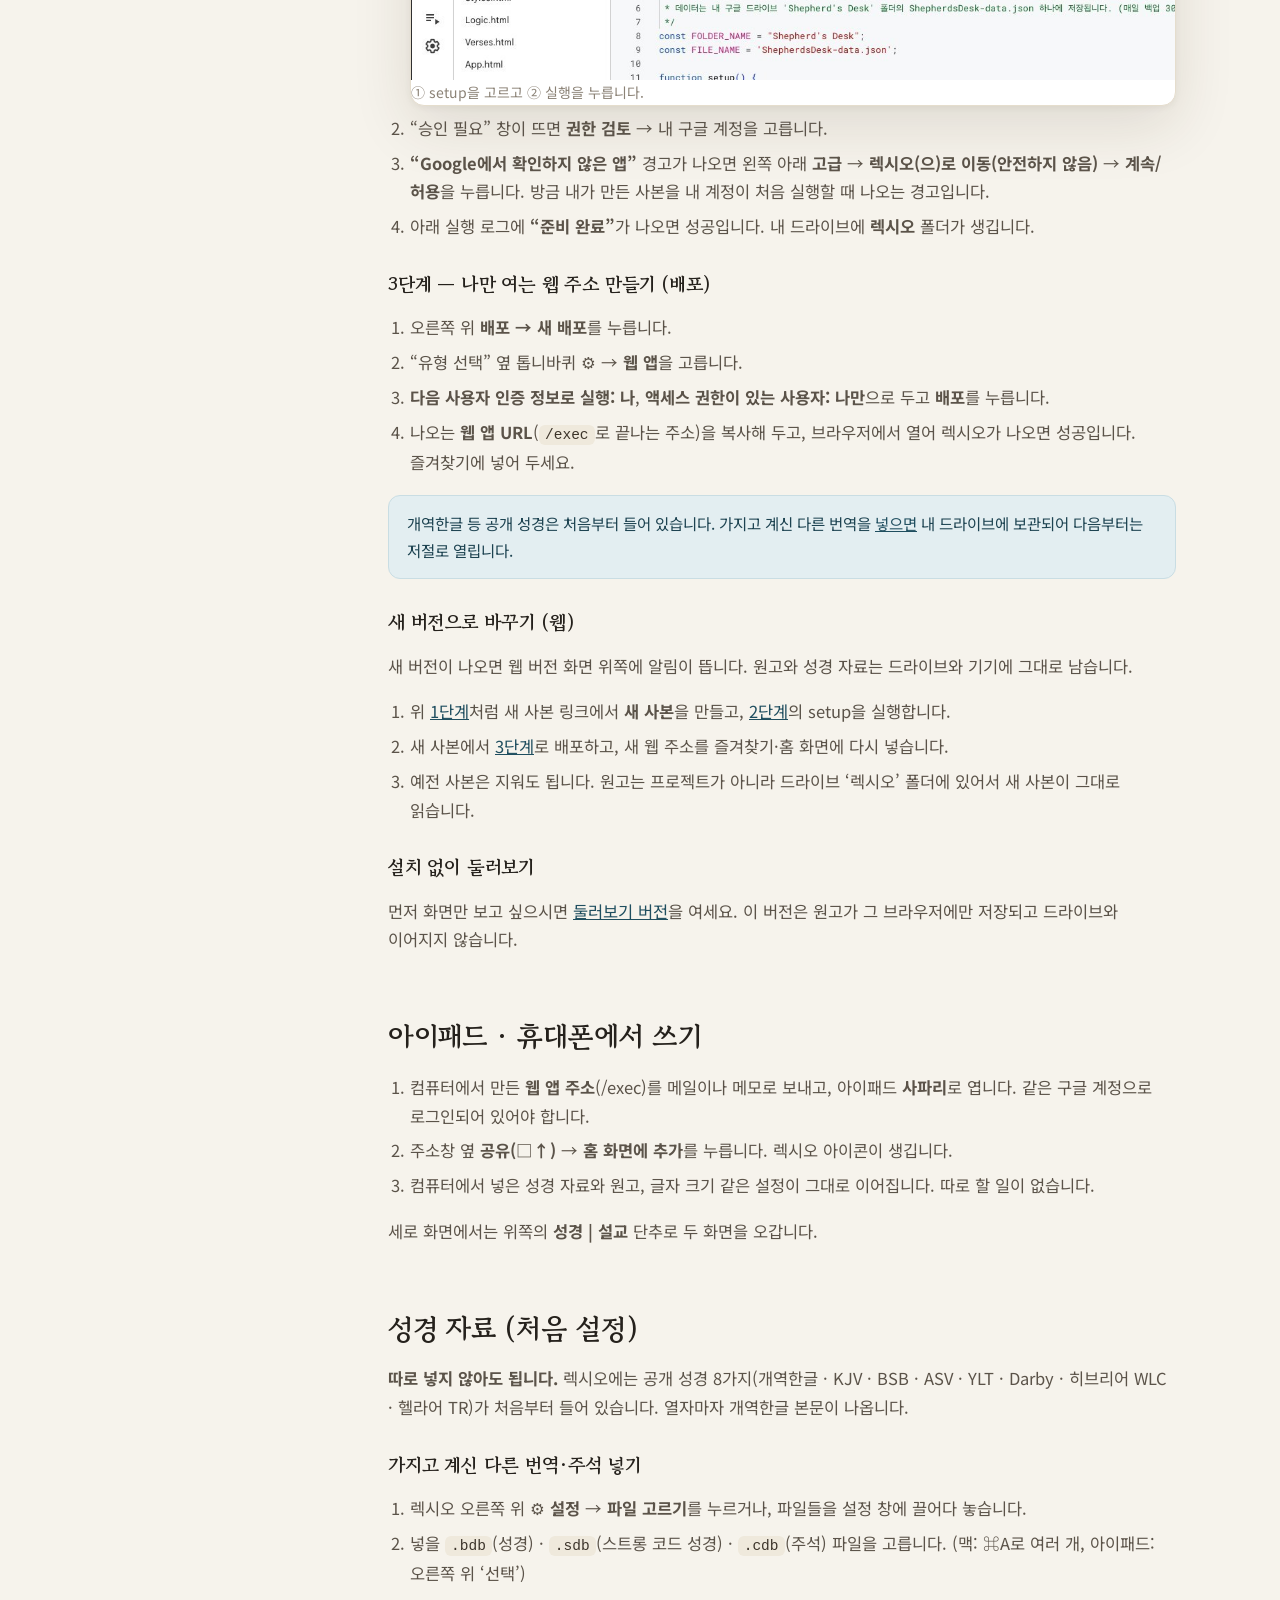
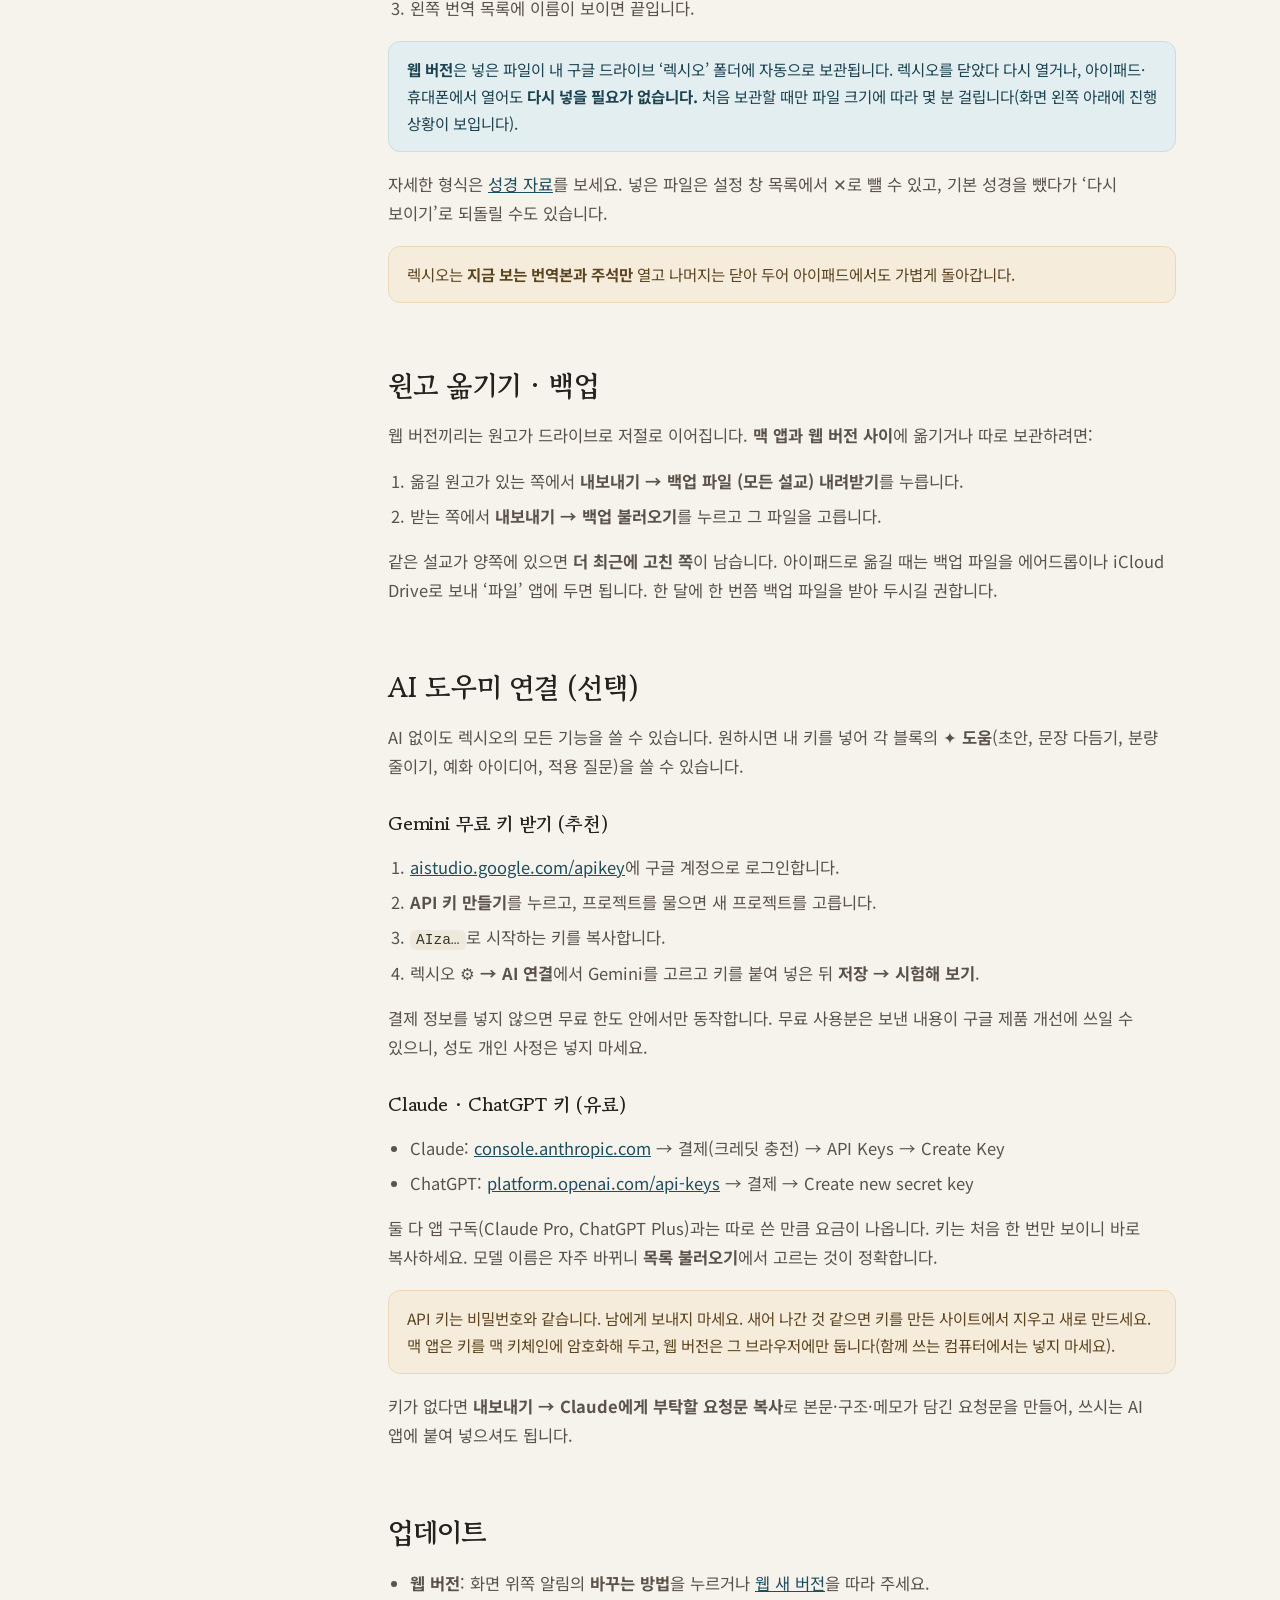
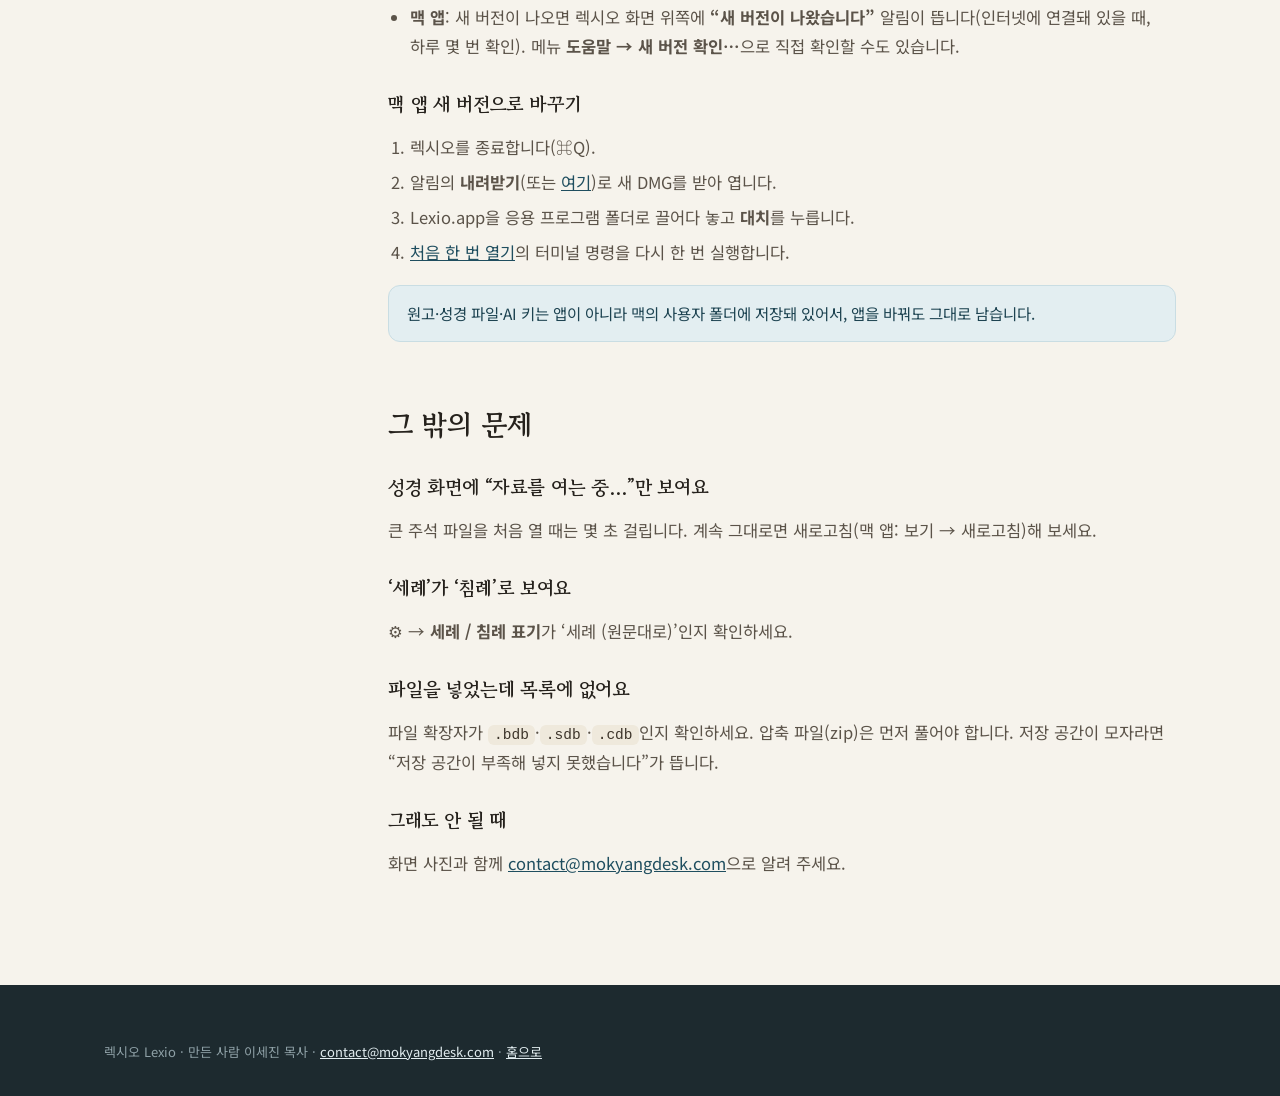
<file: install.html>
<!DOCTYPE html>
<html lang="ko">
<head>
<meta charset="utf-8"><meta name="viewport" content="width=device-width, initial-scale=1">
<title>설치 도움말 — 렉시오</title>
<meta name="theme-color" content="#1f4e5f">
<link rel="icon" href="assets/favicon.png">
<link rel="preconnect" href="https://fonts.googleapis.com"><link rel="preconnect" href="https://fonts.gstatic.com" crossorigin>
<link href="https://fonts.googleapis.com/css2?family=Noto+Sans+KR:wght@400;500;600;700&family=Gowun+Batang:wght@400;700&display=swap" rel="stylesheet">
<link rel="stylesheet" href="style.css">
</head>
<body>
<header class="top"><div class="wrap">
  <a class="logo" href="index.html"><img src="assets/icon.png" alt=""><span>렉시오<span class="en">Lexio</span><small>설치 도움말</small></span></a>
  <nav class="menu"><a href="index.html#features">기능</a><a href="index.html#where">맥·웹</a><a href="bible.html">성경 자료</a><a href="guide.html">사용 설명서</a><a class="on" href="install.html">설치 도움말</a></nav>
  <a class="btn sm primary" href="index.html#download">내려받기</a>
</div></header>

<div class="wrap doc">
<aside class="toc"><b>설치 도움말</b>
  <a href="#mac">맥 앱 설치</a><a href="#mac-open">처음 열기</a><a href="#mac-damaged">“손상됨” 오류</a><a href="#web">웹 버전 (구글)</a><a href="#web-update">웹 새 버전</a><a href="#ipad">아이패드·휴대폰</a><a href="#first">성경 자료 넣기</a><a href="#move">원고 옮기기·백업</a><a href="#ai">AI 도우미 연결</a><a href="#update">업데이트</a><a href="#trouble">그 밖의 문제</a>
</aside>
<article>

<h2 id="mac">맥 앱 설치</h2>
<p>맥 앱은 <b>M1 이후의 애플 실리콘 맥</b>(macOS 12 Monterey 이상)에서 돌아갑니다. 내 맥이 어떤지 모르시면 화면 왼쪽 위 애플 메뉴() → <b>이 Mac에 관하여</b>에서 ‘칩’이 <b>Apple M</b>으로 시작하는지 보세요. 인텔 맥이면 <a href="#web">웹 버전</a>을 쓰시면 됩니다.</p>
<ol>
  <li><a class="btn primary" style="white-space:normal;max-width:100%" href="https://github.com/shepherdsdesk/lexio/releases/latest/download/Lexio-AppleSilicon.dmg">맥용 렉시오 내려받기 (DMG)</a></li>
  <li>내려받은 <b>Lexio-AppleSilicon.dmg</b>를 더블클릭하면 창이 하나 열립니다.</li>
  <li>창 안의 <b>Lexio.app</b>을 옆의 <b>Applications(응용 프로그램)</b> 폴더 위로 끌어다 놓습니다. 다 복사되면 창을 닫고, Finder 왼쪽의 <b>LEXIO</b> 옆 ⏏ 단추로 꺼내 주세요.</li>
  <li>아래 <a href="#mac-open">처음 열기</a>를 한 번 해 주세요.</li>
</ol>

<h2 id="mac-open">처음 한 번 열기</h2>
<p>렉시오는 개인이 만든 무료 앱이라 애플의 유료 인증을 받지 않았습니다. 그래서 처음 열 때 맥이 확인을 요구합니다. <b>한 번만</b> 하면 됩니다.</p>
<h3>방법 1 — 터미널에 한 줄 붙여 넣기 (가장 확실)</h3>
<ol>
  <li><b>응용 프로그램 → 유틸리티 → 터미널</b>을 엽니다. (또는 ⌘+스페이스 → “터미널” 입력)</li>
  <li>아래 줄을 복사해 붙여 넣고 <kbd>return</kbd>을 누릅니다.</li>
</ol>
<pre><button class="copy" onclick="cp(this)">복사</button><code>xattr -cr /Applications/Lexio.app && codesign --force --deep --sign - /Applications/Lexio.app</code></pre>
<p>“replacing existing signature” 같은 문구가 나오면 정상입니다. 이제 응용 프로그램에서 <b>렉시오</b>를 열면 됩니다. Dock에 고정해 두시면 편합니다.</p>
<div class="box info">이 명령은 인터넷에서 받은 파일에 붙는 ‘격리 표시’를 지우고, 이 맥에서 쓸 수 있도록 앱에 서명합니다. 렉시오 외의 다른 파일은 건드리지 않습니다.</div>
<h3>방법 2 — 시스템 설정에서 허용</h3>
<ol>
  <li>렉시오를 한 번 열어 봅니다. “확인되지 않은 개발자” 창이 뜨면 <b>완료</b>(또는 취소)를 누릅니다.</li>
  <li><b>시스템 설정 → 개인정보 보호 및 보안</b>을 열고 아래로 내리면 “Lexio이(가) 차단되었습니다” 옆에 <b>그래도 열기</b>가 있습니다. 누르고 암호를 넣습니다.</li>
</ol>

<h2 id="mac-damaged">“손상되었기 때문에 열 수 없습니다”가 나올 때</h2>
<p>앱이 실제로 망가진 것이 아니라, 인증되지 않은 앱에 맥이 붙이는 경고입니다. <b>휴지통으로 옮기지 마세요.</b> 먼저 Lexio.app이 <b>응용 프로그램</b> 폴더에 있는지 확인한 뒤, 아래 두 단계를 차례로 해 보세요.</p>
<h3>1단계 — 위의 한 줄 명령</h3>
<p><a href="#mac-open">방법 1</a>의 명령을 실행합니다. 대부분은 여기서 열립니다.</p>
<h3>2단계 — 그래도 안 되면, 관리자 권한으로</h3>
<p>터미널에 아래 두 줄을 <b>한 줄씩</b> 붙여 넣고 <kbd>return</kbd>을 누릅니다. 맥 로그인 암호를 물으면 입력하고 <kbd>return</kbd> — 입력하는 동안 글자가 보이지 않는 것이 정상입니다.</p>
<pre><button class="copy" onclick="cp(this)">복사</button><code>sudo xattr -cr /Applications/Lexio.app</code></pre>
<pre><button class="copy" onclick="cp(this)">복사</button><code>sudo codesign --force --deep --sign - /Applications/Lexio.app</code></pre>
<p>“replacing existing signature”가 나오면 끝입니다. 렉시오를 다시 열어 보세요. 그래도 안 되면 <b>시스템 설정 → 개인정보 보호 및 보안</b>에서 <b>그래도 열기</b>를 누릅니다.</p>

<h2 id="web">웹 버전 설치 (구글 계정)</h2>
<p>웹 버전은 목사님의 <b>구글 계정 안에서</b> 돌아갑니다. 렉시오 프로젝트의 사본을 내 계정에 만들고, 나만 여는 웹 주소로 배포하면 됩니다. 컴퓨터에서 <b>한 번만</b> 하시면 되고, 10분쯤 걸립니다.</p>
<div class="box info"><b>좋은 점</b> · 설교 원고가 내 구글 드라이브 ‘렉시오’ 폴더에 저장되어 <b>컴퓨터·아이패드·휴대폰에서 같은 원고</b>를 이어서 씁니다. 넣은 성경 자료도 드라이브에 보관되어, 다른 기기에서는 ‘드라이브에서 불러오기’만 누르면 됩니다. 렉시오를 만든 사람은 목사님의 원고를 볼 수 없습니다.</div>
<div class="box">교회에서 받은 구글 계정(Workspace)은 관리자가 막아 두었을 수 있습니다. <b>개인 Gmail 계정</b>을 권합니다.</div>

<h3 id="web-copy">1단계 — 사본 만들기</h3>
<ol>
  <li>컴퓨터 브라우저에서 구글 계정에 로그인한 뒤, 아래 단추를 누릅니다.
    <p style="margin:14px 0"><a class="btn primary" style="font-size:17px;padding:14px 22px;white-space:normal" href="#web" data-link="webcopy">렉시오 웹 버전 사본 링크 열기 ↗</a></p>
    새 탭에 코드가 보이는 편집기 화면이 열립니다. 읽기 전용이라 고칠 수 없는 것이 정상입니다.</li>
  <li>화면 왼쪽 끝 세로 아이콘 줄의 <b>맨 위 ⓘ(개요)</b>를 누릅니다.
    <figure class="shot"><img src="assets/guide-overview-icon.jpg" alt="앱스크립트 편집기 왼쪽 위 ⓘ 개요 아이콘" loading="lazy"><figcaption class="small muted">같은 방식으로 배포하는 Shepherd's Desk 화면입니다. 렉시오도 단추 위치가 같습니다.</figcaption></figure></li>
  <li>개요 화면 <b>오른쪽 위</b>의 <b>겹친 종이 모양 아이콘(사본 만들기)</b>을 누릅니다. “…의 사본”이 새 탭에 열리고 내 드라이브에 저장됩니다. 이제부터는 이 사본에서 합니다.</li>
  <li>위쪽 이름을 눌러 <b>렉시오</b>로 바꿉니다. (선택)</li>
</ol>

<h3 id="web-setup">2단계 — 처음 실행 (권한 허용)</h3>
<ol>
  <li>왼쪽 <b>&lt;&gt; 편집기</b>에서 <code>Code.gs</code>를 엽니다. 위쪽 함수 목록에서 <b>setup</b>을 고르고 <b>▷ 실행</b>을 누릅니다.
    <figure class="shot"><img src="assets/guide-run-setup.jpg" alt="함수 목록의 setup과 실행 단추" loading="lazy"><figcaption class="small muted">① setup을 고르고 ② 실행을 누릅니다.</figcaption></figure></li>
  <li>“승인 필요” 창이 뜨면 <b>권한 검토</b> → 내 구글 계정을 고릅니다.</li>
  <li><b>“Google에서 확인하지 않은 앱”</b> 경고가 나오면 왼쪽 아래 <b>고급</b> → <b>렉시오(으)로 이동(안전하지 않음)</b> → <b>계속/허용</b>을 누릅니다. 방금 내가 만든 사본을 내 계정이 처음 실행할 때 나오는 경고입니다.</li>
  <li>아래 실행 로그에 <b>“준비 완료”</b>가 나오면 성공입니다. 내 드라이브에 <b>렉시오</b> 폴더가 생깁니다.</li>
</ol>

<h3 id="web-deploy">3단계 — 나만 여는 웹 주소 만들기 (배포)</h3>
<ol>
  <li>오른쪽 위 <b>배포 → 새 배포</b>를 누릅니다.</li>
  <li>“유형 선택” 옆 톱니바퀴 ⚙ → <b>웹 앱</b>을 고릅니다.</li>
  <li><b>다음 사용자 인증 정보로 실행: 나</b>, <b>액세스 권한이 있는 사용자: 나만</b>으로 두고 <b>배포</b>를 누릅니다.</li>
  <li>나오는 <b>웹 앱 URL</b>(<code>/exec</code>로 끝나는 주소)을 복사해 두고, 브라우저에서 열어 렉시오가 나오면 성공입니다. 즐겨찾기에 넣어 두세요.</li>
</ol>
<div class="box info">개역한글 등 공개 성경은 처음부터 들어 있습니다. 가지고 계신 다른 번역을 <a href="#first">넣으면</a> 내 드라이브에 보관되어 다음부터는 저절로 열립니다.</div>

<h3 id="web-update">새 버전으로 바꾸기 (웹)</h3>
<p>새 버전이 나오면 웹 버전 화면 위쪽에 알림이 뜹니다. 원고와 성경 자료는 드라이브와 기기에 그대로 남습니다.</p>
<ol>
  <li>위 <a href="#web-copy">1단계</a>처럼 새 사본 링크에서 <b>새 사본</b>을 만들고, <a href="#web-setup">2단계</a>의 setup을 실행합니다.</li>
  <li>새 사본에서 <a href="#web-deploy">3단계</a>로 배포하고, 새 웹 주소를 즐겨찾기·홈 화면에 다시 넣습니다.</li>
  <li>예전 사본은 지워도 됩니다. 원고는 프로젝트가 아니라 드라이브 ‘렉시오’ 폴더에 있어서 새 사본이 그대로 읽습니다.</li>
</ol>

<h3 id="web-try">설치 없이 둘러보기</h3>
<p>먼저 화면만 보고 싶으시면 <a href="app/">둘러보기 버전</a>을 여세요. 이 버전은 원고가 그 브라우저에만 저장되고 드라이브와 이어지지 않습니다.</p>

<h2 id="ipad">아이패드 · 휴대폰에서 쓰기</h2>
<ol>
  <li>컴퓨터에서 만든 <b>웹 앱 주소</b>(/exec)를 메일이나 메모로 보내고, 아이패드 <b>사파리</b>로 엽니다. 같은 구글 계정으로 로그인되어 있어야 합니다.</li>
  <li>주소창 옆 <b>공유(□↑)</b> → <b>홈 화면에 추가</b>를 누릅니다. 렉시오 아이콘이 생깁니다.</li>
  <li>컴퓨터에서 넣은 성경 자료와 원고, 글자 크기 같은 설정이 그대로 이어집니다. 따로 할 일이 없습니다.</li>
</ol>
<p>세로 화면에서는 위쪽의 <b>성경 | 설교</b> 단추로 두 화면을 오갑니다.</p>

<h2 id="first">성경 자료 (처음 설정)</h2>
<p><b>따로 넣지 않아도 됩니다.</b> 렉시오에는 공개 성경 8가지(개역한글 · KJV · BSB · ASV · YLT · Darby · 히브리어 WLC · 헬라어 TR)가 처음부터 들어 있습니다. 열자마자 개역한글 본문이 나옵니다.</p>
<h3>가지고 계신 다른 번역·주석 넣기</h3>
<ol>
  <li>렉시오 오른쪽 위 <b>⚙ 설정</b> → <b>파일 고르기</b>를 누르거나, 파일들을 설정 창에 끌어다 놓습니다.</li>
  <li>넣을 <code>.bdb</code>(성경) · <code>.sdb</code>(스트롱 코드 성경) · <code>.cdb</code>(주석) 파일을 고릅니다. (맥: ⌘A로 여러 개, 아이패드: 오른쪽 위 ‘선택’)</li>
  <li>왼쪽 번역 목록에 이름이 보이면 끝입니다.</li>
</ol>
<div class="box info"><b>웹 버전</b>은 넣은 파일이 내 구글 드라이브 ‘렉시오’ 폴더에 자동으로 보관됩니다. 렉시오를 닫았다 다시 열거나, 아이패드·휴대폰에서 열어도 <b>다시 넣을 필요가 없습니다.</b> 처음 보관할 때만 파일 크기에 따라 몇 분 걸립니다(화면 왼쪽 아래에 진행 상황이 보입니다).</div>
<p>자세한 형식은 <a href="bible.html">성경 자료</a>를 보세요. 넣은 파일은 설정 창 목록에서 ✕로 뺄 수 있고, 기본 성경을 뺐다가 ‘다시 보이기’로 되돌릴 수도 있습니다.</p>
<div class="box">렉시오는 <b>지금 보는 번역본과 주석만</b> 열고 나머지는 닫아 두어 아이패드에서도 가볍게 돌아갑니다.</div>

<h2 id="move">원고 옮기기 · 백업</h2>
<p>웹 버전끼리는 원고가 드라이브로 저절로 이어집니다. <b>맥 앱과 웹 버전 사이</b>에 옮기거나 따로 보관하려면:</p>
<ol>
  <li>옮길 원고가 있는 쪽에서 <b>내보내기 → 백업 파일 (모든 설교) 내려받기</b>를 누릅니다.</li>
  <li>받는 쪽에서 <b>내보내기 → 백업 불러오기</b>를 누르고 그 파일을 고릅니다.</li>
</ol>
<p>같은 설교가 양쪽에 있으면 <b>더 최근에 고친 쪽</b>이 남습니다. 아이패드로 옮길 때는 백업 파일을 에어드롭이나 iCloud Drive로 보내 ‘파일’ 앱에 두면 됩니다. 한 달에 한 번쯤 백업 파일을 받아 두시길 권합니다.</p>

<h2 id="ai">AI 도우미 연결 (선택)</h2>
<p>AI 없이도 렉시오의 모든 기능을 쓸 수 있습니다. 원하시면 내 키를 넣어 각 블록의 <b>✦ 도움</b>(초안, 문장 다듬기, 분량 줄이기, 예화 아이디어, 적용 질문)을 쓸 수 있습니다.</p>
<h3>Gemini 무료 키 받기 (추천)</h3>
<ol>
  <li><a href="https://aistudio.google.com/apikey" target="_blank" rel="noopener">aistudio.google.com/apikey</a>에 구글 계정으로 로그인합니다.</li>
  <li><b>API 키 만들기</b>를 누르고, 프로젝트를 물으면 새 프로젝트를 고릅니다.</li>
  <li><code>AIza…</code>로 시작하는 키를 복사합니다.</li>
  <li>렉시오 <b>⚙︎ → AI 연결</b>에서 Gemini를 고르고 키를 붙여 넣은 뒤 <b>저장 → 시험해 보기</b>.</li>
</ol>
<p>결제 정보를 넣지 않으면 무료 한도 안에서만 동작합니다. 무료 사용분은 보낸 내용이 구글 제품 개선에 쓰일 수 있으니, 성도 개인 사정은 넣지 마세요.</p>
<h3>Claude · ChatGPT 키 (유료)</h3>
<ul>
  <li>Claude: <a href="https://console.anthropic.com" target="_blank" rel="noopener">console.anthropic.com</a> → 결제(크레딧 충전) → API Keys → Create Key</li>
  <li>ChatGPT: <a href="https://platform.openai.com/api-keys" target="_blank" rel="noopener">platform.openai.com/api-keys</a> → 결제 → Create new secret key</li>
</ul>
<p>둘 다 앱 구독(Claude Pro, ChatGPT Plus)과는 따로 쓴 만큼 요금이 나옵니다. 키는 처음 한 번만 보이니 바로 복사하세요. 모델 이름은 자주 바뀌니 <b>목록 불러오기</b>에서 고르는 것이 정확합니다.</p>
<div class="box">API 키는 비밀번호와 같습니다. 남에게 보내지 마세요. 새어 나간 것 같으면 키를 만든 사이트에서 지우고 새로 만드세요. 맥 앱은 키를 맥 키체인에 암호화해 두고, 웹 버전은 그 브라우저에만 둡니다(함께 쓰는 컴퓨터에서는 넣지 마세요).</div>
<p>키가 없다면 <b>내보내기 → Claude에게 부탁할 요청문 복사</b>로 본문·구조·메모가 담긴 요청문을 만들어, 쓰시는 AI 앱에 붙여 넣으셔도 됩니다.</p>

<h2 id="update">업데이트</h2>
<ul>
  <li><b>웹 버전</b>: 화면 위쪽 알림의 <b>바꾸는 방법</b>을 누르거나 <a href="#web-update">웹 새 버전</a>을 따라 주세요.</li>
  <li><b>맥 앱</b>: 새 버전이 나오면 렉시오 화면 위쪽에 <b>“새 버전이 나왔습니다”</b> 알림이 뜹니다(인터넷에 연결돼 있을 때, 하루 몇 번 확인). 메뉴 <b>도움말 → 새 버전 확인…</b>으로 직접 확인할 수도 있습니다.</li>
</ul>
<h3>맥 앱 새 버전으로 바꾸기</h3>
<ol>
  <li>렉시오를 종료합니다(⌘Q).</li>
  <li>알림의 <b>내려받기</b>(또는 <a href="https://github.com/shepherdsdesk/lexio/releases/latest/download/Lexio-AppleSilicon.dmg">여기</a>)로 새 DMG를 받아 엽니다.</li>
  <li>Lexio.app을 응용 프로그램 폴더로 끌어다 놓고 <b>대치</b>를 누릅니다.</li>
  <li><a href="#mac-open">처음 한 번 열기</a>의 터미널 명령을 다시 한 번 실행합니다.</li>
</ol>
<div class="box info">원고·성경 파일·AI 키는 앱이 아니라 맥의 사용자 폴더에 저장돼 있어서, 앱을 바꿔도 그대로 남습니다.</div>

<h2 id="trouble">그 밖의 문제</h2>
<h3>성경 화면에 “자료를 여는 중…”만 보여요</h3>
<p>큰 주석 파일을 처음 열 때는 몇 초 걸립니다. 계속 그대로면 새로고침(맥 앱: 보기 → 새로고침)해 보세요.</p>
<h3>‘세례’가 ‘침례’로 보여요</h3>
<p>⚙︎ → <b>세례 / 침례 표기</b>가 ‘세례 (원문대로)’인지 확인하세요.</p>
<h3>파일을 넣었는데 목록에 없어요</h3>
<p>파일 확장자가 <code>.bdb</code>·<code>.sdb</code>·<code>.cdb</code>인지 확인하세요. 압축 파일(zip)은 먼저 풀어야 합니다. 저장 공간이 모자라면 “저장 공간이 부족해 넣지 못했습니다”가 뜹니다.</p>
<h3>그래도 안 될 때</h3>
<p>화면 사진과 함께 <a href="mailto:contact@mokyangdesk.com">contact@mokyangdesk.com</a>으로 알려 주세요.</p>
</article>
</div>

<footer><div class="wrap"><div class="fine" style="border:none;margin:0;padding:0">렉시오 Lexio · 만든 사람 이세진 목사 · <a href="mailto:contact@mokyangdesk.com">contact@mokyangdesk.com</a> · <a href="index.html">홈으로</a></div></div></footer>
<script>function cp(b){const t=b.parentElement.querySelector('code').innerText;navigator.clipboard.writeText(t).then(()=>{b.textContent='복사됨';setTimeout(()=>b.textContent='복사',1500)})}</script>
<script src="config.js"></script>
</body>
</html>
</file>
<file: style.css>
/* 렉시오 홈페이지 공통 스타일 */
:root{
  --bg:#f6f3ec; --paper:#fffdf8; --ink:#25211c; --ink2:#5b5349; --ink3:#8b8276;
  --line:#e5ddcd; --accent:#1f4e5f; --accent2:#2f6f84; --accentSoft:#e3eef1;
  --gold:#a8814a; --goldSoft:#f5ecdc;
  --sans:'Noto Sans KR',system-ui,-apple-system,sans-serif;
  --serif:'Gowun Batang','Noto Serif KR',serif;
  --w:1120px;
}
*{box-sizing:border-box}
html{scroll-behavior:smooth;scroll-padding-top:72px}
body{margin:0;background:var(--bg);color:var(--ink);font-family:var(--sans);font-size:16.5px;line-height:1.75;-webkit-font-smoothing:antialiased;word-break:keep-all}
a{color:var(--accent)}
img{max-width:100%;display:block}
.skip{position:absolute;left:-999px}.skip:focus{left:12px;top:12px;z-index:99;background:#fff;padding:8px 12px}
.wrap{max-width:var(--w);margin:0 auto;padding:0 24px}

/* 상단 */
header.top{position:sticky;top:0;z-index:50;background:rgba(255,253,248,.92);backdrop-filter:blur(10px);border-bottom:1px solid var(--line)}
header.top .wrap{display:flex;align-items:center;gap:22px;height:64px}
.logo{display:flex;align-items:center;gap:10px;text-decoration:none;color:var(--ink);font-family:var(--serif);font-weight:700;font-size:21px}
.logo img{width:34px;height:34px;border-radius:9px}
.logo small{font-family:var(--sans);font-size:11.5px;font-weight:500;color:var(--ink3);display:block;line-height:1.1;margin-top:1px}
nav.menu{display:flex;gap:18px;margin-left:auto;font-size:14.5px}
nav.menu a{color:var(--ink2);text-decoration:none}
nav.menu a:hover,nav.menu a.on{color:var(--accent)}
.btn{display:inline-flex;align-items:center;gap:8px;border-radius:11px;padding:11px 20px;font-weight:600;font-size:15.5px;text-decoration:none;border:1px solid var(--line);background:var(--paper);color:var(--ink);transition:all .15s;white-space:nowrap}
.btn:hover{border-color:var(--ink3)}
.btn.primary{background:var(--accent);border-color:var(--accent);color:#fff}
.btn.primary:hover{background:var(--accent2)}
.btn.gold{background:var(--goldSoft);border-color:#e3d3b5;color:#6e5226}
.btn.sm{padding:7px 14px;font-size:14px;border-radius:9px}
@media(max-width:900px){nav.menu{display:none}.top .btn.sm{margin-left:auto}}

/* 섹션 */
section{padding:88px 0}
section.alt{background:var(--paper);border-top:1px solid var(--line);border-bottom:1px solid var(--line)}
.eyebrow{font-size:13.5px;font-weight:700;color:var(--gold);letter-spacing:.06em;margin-bottom:10px}
h1,h2,h3{font-family:var(--serif);letter-spacing:-.01em;line-height:1.35}
h1{font-size:clamp(34px,5vw,54px);margin:0 0 18px}
h2{font-size:clamp(27px,3.4vw,38px);margin:0 0 14px}
h3{font-size:21px;margin:0 0 8px}
.lead{font-size:19px;color:var(--ink2);max-width:700px}
.muted{color:var(--ink3)}
.small{font-size:14px}

/* 공지 */
.notice{background:var(--accent);color:#e9f3f5;font-size:14px;text-align:center;padding:9px 16px}
.notice a{color:#fff;font-weight:600}

/* 히어로 */
.hero{padding:72px 0 40px}
.hero .ctas{display:flex;gap:10px;flex-wrap:wrap;margin:28px 0 12px}
.hero .meta{font-size:14px;color:var(--ink3)}
.shot{border-radius:14px;border:1px solid var(--line);box-shadow:0 2px 6px rgba(60,45,20,.06),0 20px 60px rgba(60,45,20,.12);overflow:hidden;background:#fff}
.hero .shot{margin-top:44px}
.verse{font-family:var(--serif);font-size:18px;color:var(--ink2);border-left:3px solid var(--gold);padding:4px 0 4px 16px;margin:26px 0 0}

/* 카드 */
.grid{display:grid;gap:18px;grid-template-columns:repeat(auto-fill,minmax(300px,1fr));margin-top:36px}
.card{background:var(--paper);border:1px solid var(--line);border-radius:16px;padding:24px 24px 22px}
section.alt .card{background:var(--bg)}
.card .ic{width:42px;height:42px;border-radius:11px;background:var(--accentSoft);color:var(--accent);display:grid;place-items:center;font-size:20px;margin-bottom:14px}
.card p{margin:0;color:var(--ink2);font-size:15.5px}

/* 기능 줄 */
.feature{display:grid;grid-template-columns:1fr 1.45fr;gap:44px;align-items:center;margin-top:72px}
.feature.rev{grid-template-columns:1.45fr 1fr}
.feature.rev .txt{order:2}
.feature ul{padding-left:20px;color:var(--ink2);margin:12px 0 0}
.feature li{margin:4px 0}
@media(max-width:900px){.feature,.feature.rev{grid-template-columns:1fr;gap:22px}.feature.rev .txt{order:0}}

/* 표 */
table.cmp{width:100%;border-collapse:collapse;margin-top:32px;background:var(--paper);border-radius:14px;overflow:hidden;border:1px solid var(--line);font-size:15px}
.cmp th,.cmp td{padding:14px 16px;border-bottom:1px solid var(--line);text-align:left;vertical-align:top}
.cmp thead th{background:var(--accentSoft);color:var(--accent);font-size:15px}
.cmp td:first-child{font-weight:600;color:var(--ink2);white-space:nowrap}
.tablewrap{overflow-x:auto}

/* 단계 */
.steps{display:grid;grid-template-columns:repeat(3,1fr);gap:18px;margin-top:36px;counter-reset:s}
.step{background:var(--paper);border:1px solid var(--line);border-radius:16px;padding:26px 24px;position:relative}
.step:before{counter-increment:s;content:counter(s);position:absolute;top:-15px;left:22px;width:32px;height:32px;border-radius:50%;background:var(--accent);color:#fff;font-weight:700;display:grid;place-items:center}
.step p{color:var(--ink2);font-size:15.5px;margin:6px 0 12px}
@media(max-width:900px){.steps{grid-template-columns:1fr}}

/* 내려받기 */
.dl{display:grid;grid-template-columns:repeat(3,1fr);gap:18px;margin-top:36px}
.dl .card{display:flex;flex-direction:column}
.dl .card p{flex:1;margin-bottom:16px}
.dl .tag{display:inline-block;font-size:12px;font-weight:700;color:var(--gold);background:var(--goldSoft);border-radius:6px;padding:2px 8px;margin-bottom:10px}
@media(max-width:900px){.dl{grid-template-columns:1fr}}

/* 묻고 답하기 */
details{background:var(--paper);border:1px solid var(--line);border-radius:12px;padding:16px 20px;margin-top:10px}
section.alt details{background:var(--bg)}
summary{cursor:pointer;font-weight:600;font-size:16.5px}
details p,details ul{color:var(--ink2);margin:10px 0 0}

/* 문서 페이지 */
.doc{display:grid;grid-template-columns:240px minmax(0,1fr);gap:44px;padding-top:48px;padding-bottom:90px}
.toc{position:sticky;top:88px;align-self:start;font-size:14.5px}
.toc b{display:block;margin-bottom:8px;color:var(--ink3);font-size:13px}
.toc a{display:block;color:var(--ink2);text-decoration:none;padding:5px 0 5px 12px;border-left:2px solid var(--line)}
.toc a:hover{color:var(--accent);border-color:var(--accent)}
.doc article h2{font-size:28px;margin-top:56px;padding-top:8px}
.doc article h2:first-child{margin-top:0}
.doc article h3{font-size:19px;margin-top:30px}
.doc article p,.doc article li{color:var(--ink2)}
.doc article ol,.doc article ul{padding-left:22px}
.doc article li{margin:6px 0}
.doc .shot{margin:20px 0 8px}
.box{background:var(--goldSoft);border:1px solid #ead9b9;border-radius:12px;padding:14px 18px;margin:18px 0;color:#5c4520;font-size:15.5px}
.box.info{background:var(--accentSoft);border-color:#c9dde3;color:#1d4351}
code,kbd{font-family:ui-monospace,SFMono-Regular,Menlo,monospace;font-size:.88em;background:#efe9dc;border-radius:6px;padding:2px 6px;color:#3c342a}
pre{background:#2b2620;color:#f4ecdc;border-radius:12px;padding:16px 18px;overflow-x:auto;font-size:14px;line-height:1.6}
pre code{background:none;color:inherit;padding:0}
.copy{float:right;margin:-4px -4px 0 0;font-size:12.5px;border:1px solid #6b604f;background:#3a332b;color:#f4ecdc;border-radius:7px;padding:3px 10px;cursor:pointer}
@media(max-width:900px){.doc{grid-template-columns:minmax(0,1fr)}.toc{position:static}}

/* 푸터 */
footer{background:#1d2a2f;color:#b9c6ca;padding:56px 0 40px;font-size:14.5px}
footer a{color:#e3eef1}
footer .cols{display:grid;grid-template-columns:2fr 1fr 1fr;gap:30px}
footer h4{color:#fff;margin:0 0 10px;font-size:15px}
footer ul{list-style:none;padding:0;margin:0}
footer li{margin:6px 0}
footer .fine{border-top:1px solid #34444a;margin-top:34px;padding-top:20px;font-size:13px;color:#8fa1a7}
@media(max-width:900px){footer .cols{grid-template-columns:1fr}}

/* 좁은 화면에서 긴 명령·표가 화면 밖으로 나가지 않게 */
.doc>*{min-width:0}
.doc pre{max-width:100%;overflow-x:auto;white-space:pre-wrap;word-break:break-all}
.doc table{display:block;max-width:100%;overflow-x:auto}
.doc code{overflow-wrap:anywhere}

/* 영문 이름 */
.logo .en{font-family:'Gentium Book Plus',Georgia,'Times New Roman',serif;font-style:italic;font-weight:400;font-size:.78em;color:var(--ink3);margin-left:5px;letter-spacing:.02em}
h1 .en,.hero .en{font-family:Georgia,'Times New Roman',serif;font-style:italic;font-weight:400}
/* AI 띠 */
.aiband{background:linear-gradient(180deg,#183f4d 0%,#1f4e5f 100%);color:#e7f0f2}
.aiband h2{color:#fff}.aiband .lead{color:#c9dde3}.aiband .eyebrow{color:#e6c48f}
.aiband a{color:#ffe1ac}
.ai-grid{display:grid;grid-template-columns:minmax(0,1.05fr) minmax(0,1fr);gap:36px;margin-top:40px;align-items:start}
.ai-mock{background:#fffdf8;color:#26221d;border-radius:18px;padding:20px;box-shadow:0 24px 60px rgba(0,0,0,.25)}
.am-head{display:flex;align-items:center;justify-content:space-between;font-family:var(--serif);font-size:17px;padding-bottom:10px;border-bottom:1px solid #eee5d4}
.am-help{font-family:var(--sans);font-size:13px;font-weight:700;color:#fff;background:#1f4e5f;border-radius:999px;padding:4px 12px}
.am-text{font-family:'Noto Serif KR',serif;font-size:15.5px;line-height:1.85;padding:12px 2px;color:#3a332b}
.am-caret{display:inline-block;width:2px;height:1.1em;background:#1f4e5f;vertical-align:-3px;margin-left:2px;animation:blink 1s steps(1) infinite}
@keyframes blink{50%{opacity:0}}
.am-chips{display:flex;flex-wrap:wrap;gap:6px}
.am-chips span{font-size:13px;border:1px solid #d6cdbb;border-radius:999px;padding:4px 11px;background:#faf7f0;color:#5d554b}
.am-chips span.on{background:#e3eef1;border-color:#2f6f84;color:#1f4e5f;font-weight:700}
.am-answer{margin-top:14px;background:#f5ecdc;border:1px solid #ead9b9;border-radius:12px;padding:12px 14px}
.am-answer small{font-weight:700;color:#a8814a;font-size:12.5px}
.am-answer p{margin:6px 0 10px;font-family:'Noto Serif KR',serif;font-size:15px;line-height:1.8;color:#26221d}
.am-btns{display:flex;gap:6px;flex-wrap:wrap}
.am-btns span{font-size:12.5px;border:1px solid #d6cdbb;background:#fffdf8;border-radius:8px;padding:4px 10px;color:#5d554b}
.am-btns span.pri{background:#1f4e5f;border-color:#1f4e5f;color:#fff}
.am-note{font-size:12.5px;color:#8d8478;margin:12px 0 0}
.ai-ways{display:grid;gap:14px}
.ai-way{display:flex;gap:14px;background:rgba(255,255,255,.07);border:1px solid rgba(255,255,255,.14);border-radius:16px;padding:18px 20px}
.ai-way .num{flex:none;width:32px;height:32px;border-radius:50%;background:#e6c48f;color:#183f4d;font-weight:700;display:grid;place-items:center}
.ai-way h3{margin:2px 0 6px;font-size:19px;color:#fff}
.ai-way p{margin:0;color:#d3e3e7;font-size:15.5px}
.ai-way b{color:#fff}
.ai-rules{display:flex;flex-wrap:wrap;gap:10px;margin-top:32px}
.ai-rules span{font-size:14px;background:rgba(255,255,255,.08);border:1px solid rgba(255,255,255,.16);border-radius:999px;padding:6px 14px;color:#e7f0f2}
.ai-pill{display:inline-flex;align-items:center;gap:8px;background:var(--accentSoft);color:var(--accent);border:1px solid #c9dde3;border-radius:999px;padding:6px 14px;font-size:14.5px;font-weight:600;text-decoration:none;margin-top:18px}
@media(max-width:900px){.ai-grid{grid-template-columns:minmax(0,1fr)}}
</file>
